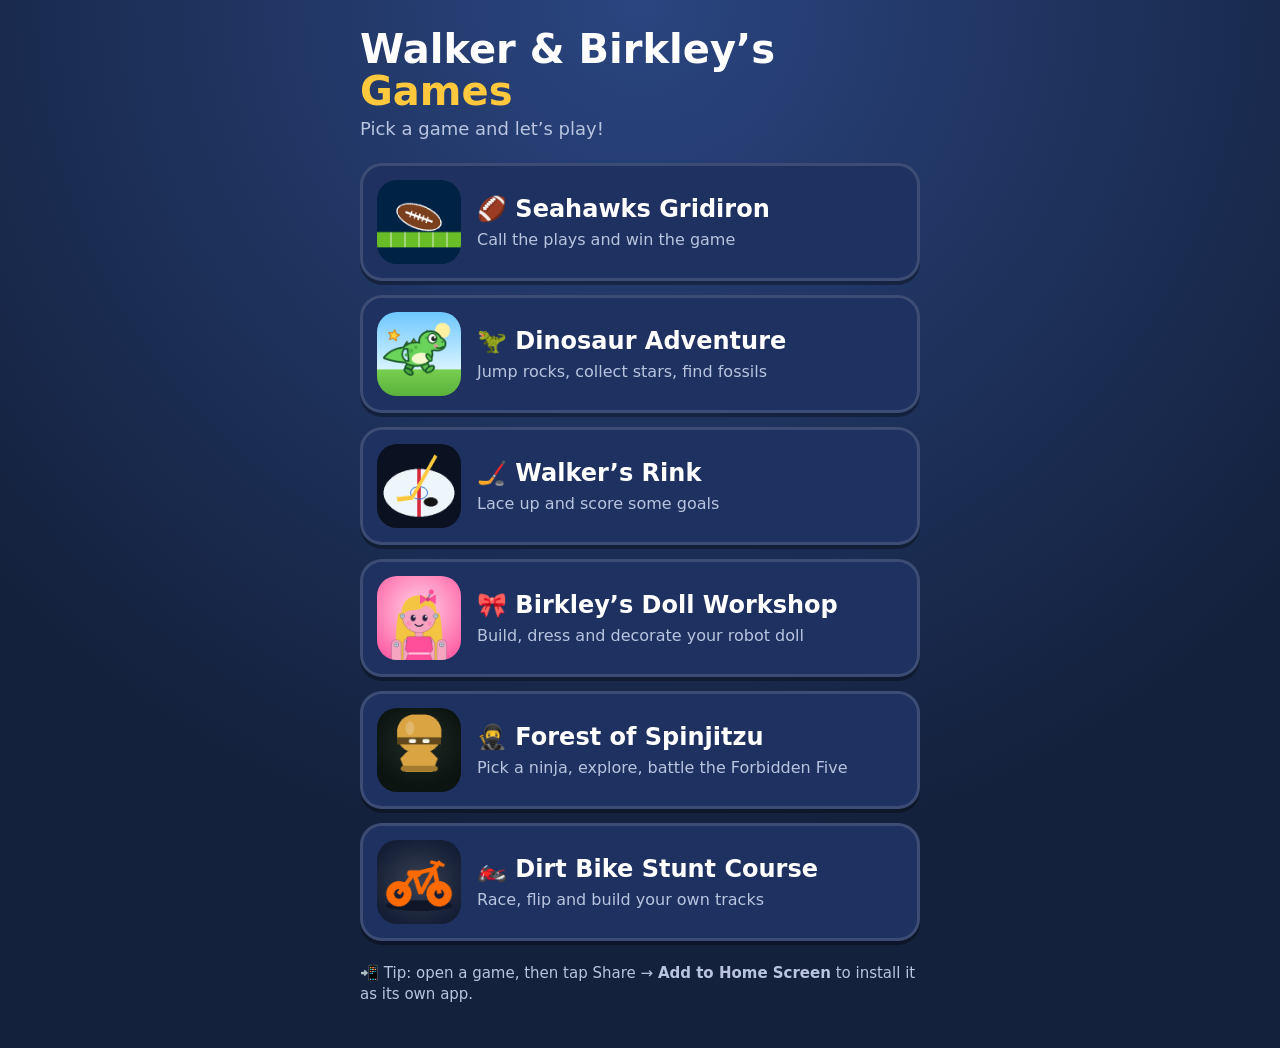
<file: index.html>
<!doctype html>
<html lang="en">
<head>
<meta charset="utf-8">
<meta name="viewport" content="width=device-width, initial-scale=1, viewport-fit=cover">
<title>Walker &amp; Birkley's Games</title>
<meta name="theme-color" content="#14213d">
<link rel="icon" href="seahawks/icon-192.png">
<style>
:root{--bg:#14213d;--card:#1f3160;--ink:#fff;--mut:#b8c4e0;--hi:#ffc83d}
*{box-sizing:border-box}
body{margin:0;min-height:100vh;background:radial-gradient(circle at 50% 0,#2a4580,var(--bg) 70%);color:var(--ink);font:18px/1.4 ui-rounded,"Arial Rounded MT Bold","Trebuchet MS",system-ui,sans-serif;padding:env(safe-area-inset-top,0) 16px env(safe-area-inset-bottom,0)}
.w{max-width:560px;margin:0 auto;padding:28px 0}
h1{margin:0 0 4px;font-size:40px;line-height:1.05}h1 span{color:var(--hi)}
.sub{color:var(--mut);margin:0 0 22px}
a.game{display:flex;align-items:center;gap:16px;background:var(--card);border:3px solid #ffffff22;border-radius:22px;padding:14px;margin-bottom:14px;color:inherit;text-decoration:none;box-shadow:0 4px 0 #0005}
a.game:active{transform:translateY(2px);box-shadow:0 2px 0 #0005}
a.game:focus-visible{outline:4px solid var(--hi);outline-offset:3px}
a.game img{width:84px;height:84px;border-radius:20px;flex:none}
a.game b{display:block;font-size:24px}a.game small{color:var(--mut);font-size:16px}
.tip{color:var(--mut);font-size:15px;margin-top:22px}
</style>
</head>
<body><div class="w">
<h1>Walker &amp; Birkley’s <span>Games</span></h1>
<p class="sub">Pick a game and let’s play!</p>
<a class="game" href="seahawks/"><img src="seahawks/icon-192.png" alt=""><div><b>🏈 Seahawks Gridiron</b><small>Call the plays and win the game</small></div></a>
<a class="game" href="dinosaur/"><img src="dinosaur/icons/icon-192.png" alt=""><div><b>🦖 Dinosaur Adventure</b><small>Jump rocks, collect stars, find fossils</small></div></a>
<a class="game" href="hockey/"><img src="hockey/icon-192.png" alt=""><div><b>🏒 Walker’s Rink</b><small>Lace up and score some goals</small></div></a>
<a class="game" href="dolls/"><img src="dolls/icon-192.png" alt=""><div><b>🎀 Birkley’s Doll Workshop</b><small>Build, dress and decorate your robot doll</small></div></a>
<a class="game" href="ninjago/"><img src="ninjago/icon-192.png" alt=""><div><b>🥷 Forest of Spinjitzu</b><small>Pick a ninja, explore, battle the Forbidden Five</small></div></a>
<a class="game" href="dirtbike/"><img src="dirtbike/icon-192.png" alt=""><div><b>🏍️ Dirt Bike Stunt Course</b><small>Race, flip and build your own tracks</small></div></a>
<p class="tip">📲 Tip: open a game, then tap Share → <b>Add to Home Screen</b> to install it as its own app.</p>
</div></body>
</html>
</file>
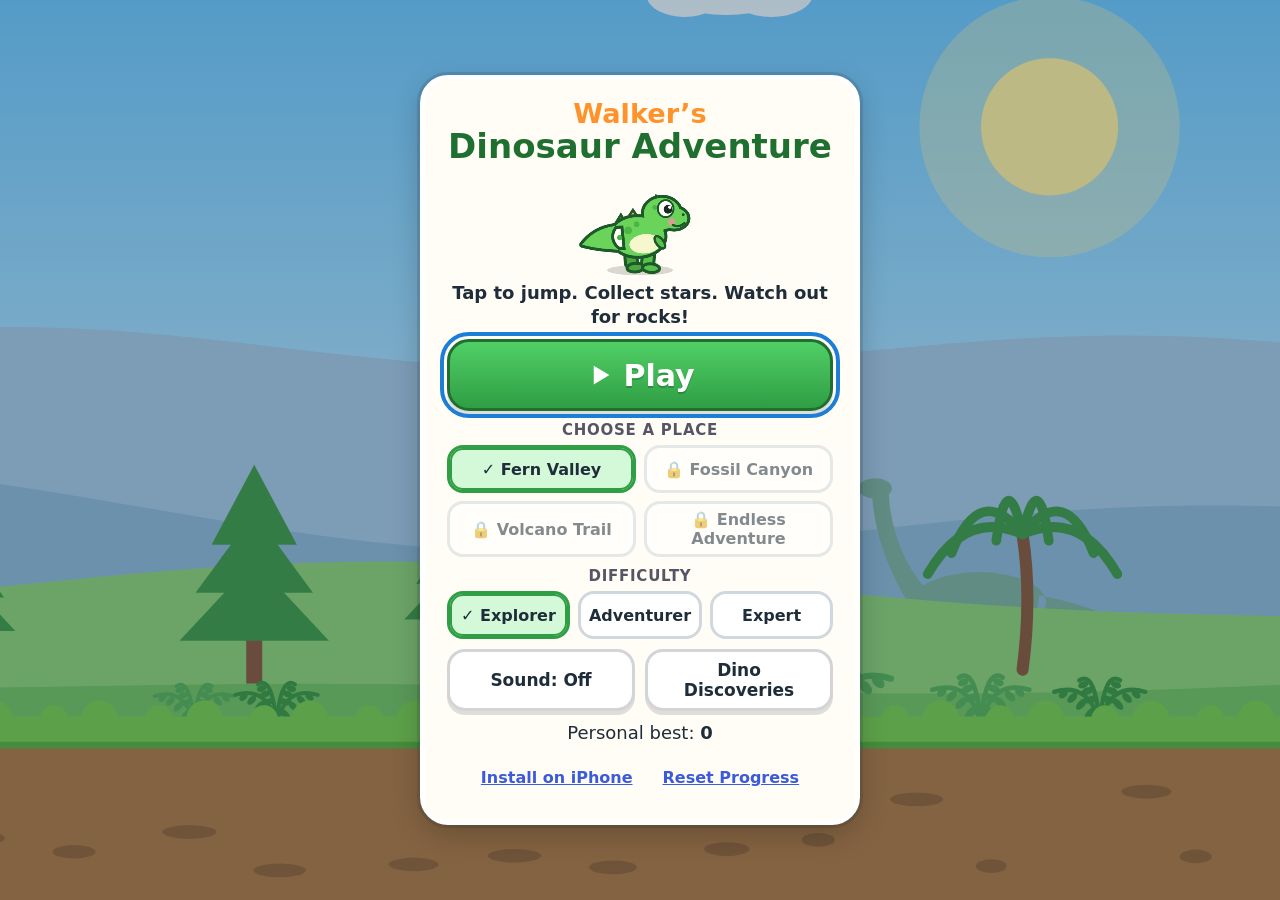
<file: dinosaur/index.html>
<!doctype html>
<html lang="en">
<head>
  <meta charset="utf-8">
  <meta name="viewport" content="width=device-width, initial-scale=1, viewport-fit=cover, user-scalable=no">
  <title>Walker's Dinosaur Adventure</title>
  <meta name="description" content="A friendly dinosaur running game for Walker.">
  <meta name="theme-color" content="#3fa34d">
  <meta name="apple-mobile-web-app-capable" content="yes">
  <meta name="mobile-web-app-capable" content="yes">
  <meta name="apple-mobile-web-app-status-bar-style" content="black-translucent">
  <meta name="apple-mobile-web-app-title" content="Dino Adventure">
  <link rel="manifest" href="manifest.webmanifest">
  <link rel="icon" type="image/png" sizes="192x192" href="icons/icon-192.png">
  <link rel="apple-touch-icon" href="icons/apple-touch-icon.png">
  <link rel="stylesheet" href="css/style.css">
</head>
<body>
  <div id="app">
    <canvas id="game" aria-label="Game area. Tap anywhere to jump."></canvas>

    <!-- Gameplay HUD -->
    <div id="hud" class="hud" hidden>
      <div class="hud-top">
        <div class="hud-pill hud-score" aria-live="off">
          <svg class="ico" viewBox="0 0 24 24" aria-hidden="true"><path d="M12 2l2.9 6.6 7.1.6-5.4 4.7 1.6 7L12 17.3 5.8 21l1.6-7L2 9.2l7.1-.6z" fill="#ffd23f" stroke="#c46f00" stroke-width="1.5" stroke-linejoin="round"/></svg>
          <span id="score">0</span>
        </div>
        <div class="hud-pill hud-hearts" id="hearts" role="img" aria-label="3 hearts left"></div>
        <div class="hud-pill hud-level">
          <div id="levelName" class="level-name">Fern Valley</div>
          <div class="progress" id="progress" role="progressbar" aria-label="Level progress" aria-valuemin="0" aria-valuemax="100" aria-valuenow="0">
            <div class="progress-fill" id="progressFill"></div>
            <div class="progress-dino" id="progressDino"></div>
            <div class="progress-flag" aria-hidden="true">
              <svg viewBox="0 0 16 16"><path d="M3 1v14" stroke="#5b3517" stroke-width="2"/><path d="M4 2h9l-2.5 3 2.5 3H4z" fill="#ff6b6b"/></svg>
            </div>
          </div>
          <div id="distance" class="distance" hidden></div>
        </div>
        <button id="btnPause" class="icon-btn" type="button" aria-label="Pause">
          <svg viewBox="0 0 24 24" aria-hidden="true"><rect x="6" y="5" width="4" height="14" rx="1.5"/><rect x="14" y="5" width="4" height="14" rx="1.5"/></svg>
        </button>
      </div>
      <div id="tutorial" class="tutorial" hidden>
        <span>Tap to jump!</span>
      </div>
      <div id="banner" class="banner" aria-live="polite"></div>
      <button id="btnJump" class="jump-btn" type="button" aria-label="Jump">
        <svg viewBox="0 0 24 24" aria-hidden="true"><path d="M12 4l7 8h-4.5v8h-5v-8H5z" fill="currentColor"/></svg>
        <span>Jump</span>
      </button>
    </div>

    <!-- Welcome -->
    <section id="screenHome" class="screen" aria-labelledby="homeTitle">
      <div class="panel home-panel">
        <h1 id="homeTitle" class="title"><span>Walker’s</span> Dinosaur Adventure</h1>
        <canvas id="homeDino" class="home-dino" width="240" height="150" aria-hidden="true"></canvas>
        <p class="instructions">Tap to jump. Collect stars. Watch out for rocks!</p>
        <button id="btnPlay" class="btn btn-big btn-primary" type="button">
          <svg viewBox="0 0 24 24" aria-hidden="true"><path d="M7 4.5v15l12.5-7.5z" fill="currentColor"/></svg>
          Play
        </button>

        <div class="choices">
        <div class="group" role="radiogroup" aria-labelledby="levelLabel">
          <div id="levelLabel" class="group-label">Choose a place</div>
          <div class="chips" id="levelChips"></div>
        </div>

        <div class="group" role="radiogroup" aria-labelledby="diffLabel">
          <div id="diffLabel" class="group-label">Difficulty</div>
          <div class="chips" id="diffChips">
            <button type="button" class="chip" role="radio" data-diff="explorer">Explorer</button>
            <button type="button" class="chip" role="radio" data-diff="adventurer">Adventurer</button>
            <button type="button" class="chip" role="radio" data-diff="expert">Expert</button>
          </div>
        </div>


        <div class="row">
          <button id="btnSoundHome" class="btn btn-small sound-toggle" type="button" aria-pressed="false">Sound: Off</button>
          <button id="btnDiscoveries" class="btn btn-small" type="button">Dino Discoveries</button>
        </div>
        <p class="best">Personal best: <strong id="bestHome">0</strong></p>
        <div class="row row-quiet">
          <button id="btnInstall" class="link-btn" type="button">Install on iPhone</button>
          <button id="btnReset" class="link-btn" type="button">Reset Progress</button>
        </div>
        </div>
      </div>
    </section>

    <!-- Pause -->
    <section id="screenPause" class="screen" hidden aria-labelledby="pauseTitle">
      <div class="panel">
        <h2 id="pauseTitle">Paused</h2>
        <button id="btnResume" class="btn btn-big btn-primary" type="button">Resume</button>
        <button id="btnRestart" class="btn" type="button">Restart Level</button>
        <button id="btnSoundPause" class="btn sound-toggle" type="button" aria-pressed="false">Sound: Off</button>
        <button id="btnHomeFromPause" class="btn" type="button">Return Home</button>
      </div>
    </section>

    <!-- Level complete -->
    <section id="screenComplete" class="screen" hidden aria-labelledby="completeTitle">
      <div class="panel celebrate">
        <div class="col">
        <h2 id="completeTitle">Great exploring, Walker!</h2>
        <p id="explorerMsg" class="explorer-msg" hidden>You’re a Dino Explorer, Walker!</p>
        <div class="stats">
          <div class="stat"><span class="stat-ico star-ico" aria-hidden="true"></span><strong id="cStars">0</strong> stars</div>
          <div class="stat"><span class="stat-ico bone-ico" aria-hidden="true"></span><strong id="cFossils">0</strong> fossils</div>
        </div>
        <p class="score-line">Score: <strong id="cScore">0</strong></p>
        </div>
        <div class="col">
        <p id="cNew" class="new-discovery" hidden></p>
        <div class="fact"><span class="fact-label">Dino fact</span><span id="cFact"></span></div>
        <button id="btnNext" class="btn btn-big btn-primary" type="button">Next Level</button>
        <button id="btnHomeFromComplete" class="btn" type="button">Home</button>
        </div>
      </div>
    </section>

    <!-- Game over -->
    <section id="screenOver" class="screen" hidden aria-labelledby="overTitle">
      <div class="panel">
        <h2 id="overTitle">Great adventure, Walker! Try again?</h2>
        <p class="score-line">Score: <strong id="oScore">0</strong></p>
        <p class="score-line">Personal best: <strong id="oBest">0</strong></p>
        <p id="oNewBest" class="new-discovery" hidden>New personal best!</p>
        <p id="oNew" class="new-discovery" hidden></p>
        <button id="btnTryAgain" class="btn btn-big btn-primary" type="button">Try Again</button>
        <button id="btnHomeFromOver" class="btn" type="button">Home</button>
      </div>
    </section>

    <!-- Dino Discoveries -->
    <section id="screenDiscoveries" class="screen" hidden aria-labelledby="discTitle">
      <div class="panel wide">
        <h2 id="discTitle">Dino Discoveries</h2>
        <p class="sub">Fossils found: <strong id="lifetimeFossils">0</strong></p>
        <ul id="discList" class="disc-list"></ul>
        <button id="btnBackFromDisc" class="btn btn-primary" type="button">Back</button>
      </div>
    </section>

    <!-- Install help -->
    <section id="screenInstall" class="screen" hidden aria-labelledby="installTitle">
      <div class="panel wide">
        <h2 id="installTitle">Install on iPhone</h2>
        <ol class="steps">
          <li>Open the published game link in <strong>Safari</strong>.</li>
          <li>Tap <strong>Share</strong> (the square with an arrow).</li>
          <li>Tap <strong>Add to Home Screen</strong>.</li>
          <li>Leave <strong>Open as Web App</strong> turned on if you see it.</li>
          <li>Tap <strong>Add</strong>.</li>
        </ol>
        <p class="note">iPhone doesn’t show an automatic install pop-up, so these steps are the way to add it.
          After the first visit, the game can be played offline. Offline play needs the game to be hosted over
          <strong>HTTPS</strong> (local testing on <code>localhost</code> also works).</p>
        <button id="btnBackFromInstall" class="btn btn-primary" type="button">Back</button>
      </div>
    </section>

    <!-- Reset confirm -->
    <section id="screenReset" class="screen" hidden aria-labelledby="resetTitle" role="alertdialog" aria-describedby="resetDesc">
      <div class="panel">
        <h2 id="resetTitle">Reset progress?</h2>
        <p id="resetDesc">This clears the personal best, fossils, discoveries and unlocked levels on this device.</p>
        <button id="btnResetNo" class="btn btn-big btn-primary" type="button">Keep my progress</button>
        <button id="btnResetYes" class="btn btn-danger" type="button">Yes, reset</button>
      </div>
    </section>

    <div id="updateBanner" class="update-banner" hidden role="status">
      <span>A new version is ready!</span>
      <button id="btnUpdate" class="btn btn-small btn-primary" type="button">Update now</button>
    </div>
    <noscript><p class="noscript">This game needs JavaScript turned on.</p></noscript>
  </div>
  <script type="module" src="js/main.js"></script>
</body>
</html>
</file>
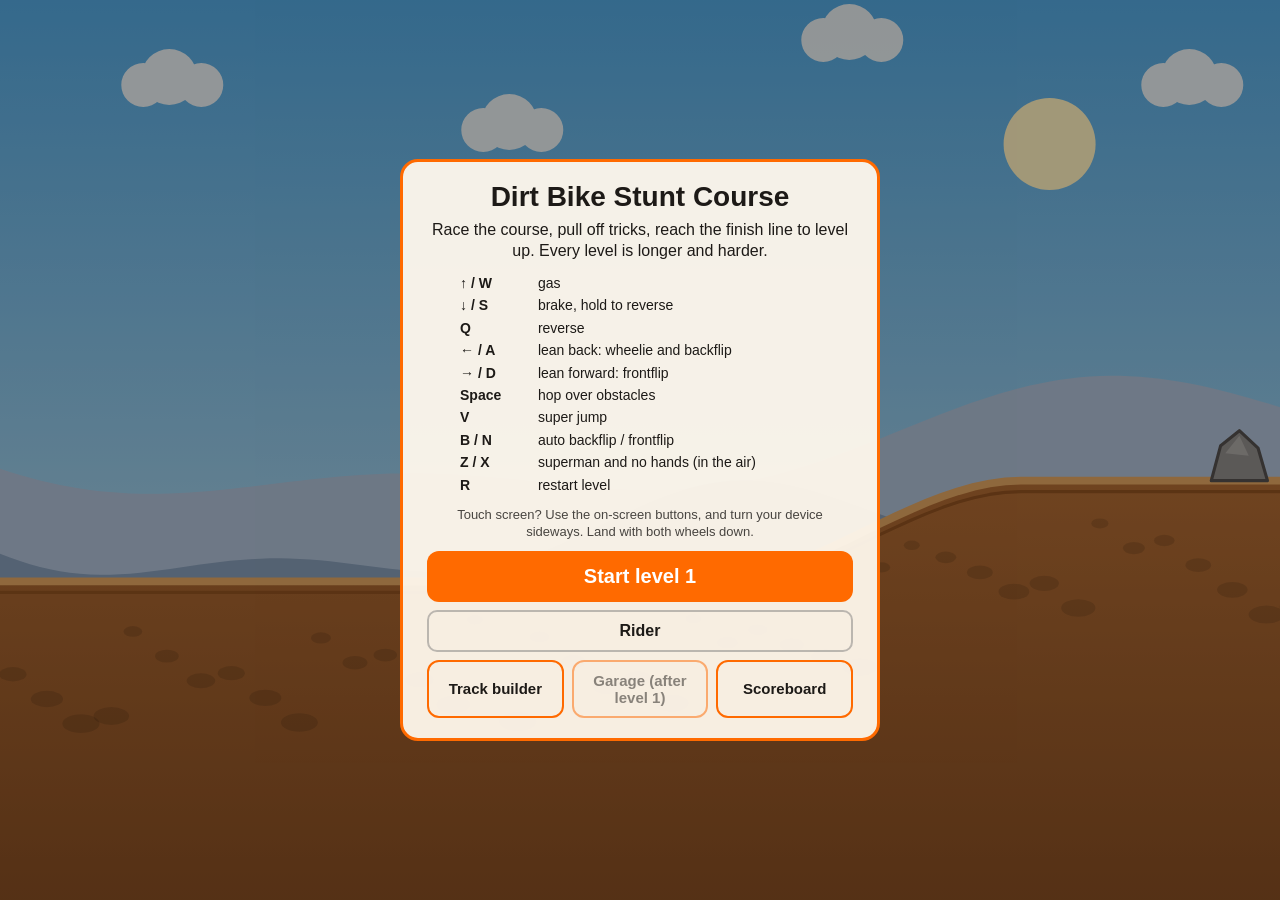
<file: dirtbike/index.html>
<!DOCTYPE html>
<html lang="en">
<head>
<meta charset="utf-8">
<meta name="viewport" content="width=device-width, initial-scale=1, viewport-fit=cover">
<title>Dirt Bike Stunt Course</title>
<style>
:root{--bg:#87ceeb;--ink:#1d1a17;--card:rgba(255,248,236,.95);--accent:#ff6a00;--accent-ink:#fff;box-sizing:border-box;padding-top:env(safe-area-inset-top,0px);padding-bottom:env(safe-area-inset-bottom,0px)}
@media (prefers-color-scheme: dark){:root:not([data-theme="light"]){--ink:#f6efe4;--card:rgba(34,28,24,.95)}}
:root[data-theme="dark"]{--ink:#f6efe4;--card:rgba(34,28,24,.95)}
html{height:100%;scroll-padding-top:env(safe-area-inset-top,0px)}
body{height:100%;margin:0;overflow:hidden;background:var(--bg);font-family:"Trebuchet MS",Arial,sans-serif;color:var(--ink);-webkit-user-select:none;user-select:none;touch-action:none}
#c{display:block;width:100%;height:100%}
.overlay{position:fixed;inset:0;display:flex;align-items:center;justify-content:center;background:rgba(20,10,0,.4);padding:12px;box-sizing:border-box;z-index:5}
.overlay[hidden]{display:none}
.card{background:var(--card);color:var(--ink);border-radius:18px;padding:20px 24px;max-width:480px;width:100%;max-height:92%;overflow:auto;box-sizing:border-box;text-align:center;border:3px solid var(--accent)}
.card h1{margin:0 0 6px;font-size:28px;line-height:1.1}
.card h2{margin:0 0 8px;font-size:26px}
.card p{margin:6px 0;line-height:1.35}
.keys{text-align:left;font-size:14px;margin:10px auto;line-height:1.6;max-width:360px}
.keys b{display:inline-block;min-width:74px}
.stats{text-align:left;margin:10px auto;max-width:300px;font-size:17px;line-height:1.7}
.stats div{display:flex;justify-content:space-between;border-bottom:1px dashed rgba(128,128,128,.4)}
.btn{display:block;width:100%;margin:10px 0 0;padding:14px;border:0;border-radius:12px;background:var(--accent);color:var(--accent-ink);font:900 20px "Trebuchet MS",Arial,sans-serif;cursor:pointer}
.btn.alt{background:transparent;color:var(--ink);border:2px solid var(--accent)}
.btn:focus-visible,#touch button:focus-visible{outline:3px solid #1e88e5;outline-offset:2px}
.btn[hidden]{display:none}
.small{font-size:13px;opacity:.8}
#touch{position:fixed;left:0;right:0;bottom:calc(10px + env(safe-area-inset-bottom,0px));display:none;justify-content:space-between;align-items:flex-end;padding:0 12px;box-sizing:border-box;z-index:3;pointer-events:none}
#touch .g{display:flex;gap:10px;pointer-events:auto;flex-wrap:wrap;max-width:48%}
#touch .g.r{justify-content:flex-end}
#touch button{width:70px;height:70px;border-radius:50%;border:3px solid rgba(255,255,255,.85);background:rgba(30,30,30,.45);color:#fff;font:900 13px "Trebuchet MS",Arial,sans-serif;touch-action:none;-webkit-user-select:none;user-select:none;-webkit-tap-highlight-color:transparent}
#touch button.big{background:rgba(255,106,0,.7);width:84px;height:84px;font-size:16px}
#touch button:active{background:rgba(255,255,255,.55);color:#000}
@media (pointer:coarse){#touch{display:flex}}
.overlay.bottom{align-items:flex-end;background:transparent}
.overlay.bottom .card{max-height:56%}
.card{touch-action:pan-y}
.card.wide{max-width:640px}
.row2{display:flex;gap:8px}
.row2 .btn{flex:1;width:auto;margin-top:8px;padding:10px;font-size:15px}
.btn:disabled{opacity:.5;cursor:not-allowed}
.grow{text-align:left;margin:6px 0}
.gl{font-weight:900;font-size:14px;margin-bottom:4px}
.gopts{display:flex;gap:6px;flex-wrap:wrap}
.opt{border:2px solid rgba(128,128,128,.5);background:transparent;color:var(--ink);border-radius:10px;padding:6px 10px;font-family:inherit;font-weight:700;font-size:13px;cursor:pointer;display:flex;flex-direction:column;align-items:center;min-width:64px}
.opt small{font-weight:400;font-size:11px;opacity:.85}
.opt.sel{border-color:var(--accent);background:var(--accent);color:var(--accent-ink)}
.opt:disabled{opacity:.45;cursor:not-allowed}
.sw{display:inline-block;width:16px;height:16px;border-radius:50%;background:var(--sw);border:2px solid #fff;margin-bottom:2px}
#pal{display:flex;flex-wrap:wrap;gap:6px;justify-content:center;margin:8px 0}
#strip{display:flex;gap:4px;overflow-x:auto;touch-action:pan-x;padding:6px 2px;border:2px solid rgba(128,128,128,.4);border-radius:10px}
.slot{flex:0 0 52px;height:58px;border-radius:8px;border:1px solid rgba(128,128,128,.5);background:rgba(160,100,40,.25);color:var(--ink);font-size:22px;cursor:pointer;position:relative}
.slot small{position:absolute;left:3px;top:1px;font-size:9px;opacity:.7}
table.bd{width:100%;border-collapse:collapse;margin:8px 0;font-size:16px}
table.bd td{padding:6px 4px;border-bottom:1px dashed rgba(128,128,128,.4);text-align:left}
table.bd td.n{text-align:right;font-weight:900}
table.bd tr.me{color:var(--accent);font-weight:900}
.nm{width:100%;box-sizing:border-box;padding:10px;border-radius:10px;border:2px solid rgba(128,128,128,.5);background:transparent;color:var(--ink);font-family:inherit;font-weight:700;font-size:16px;text-align:center;margin-top:8px}
</style>
<link rel="manifest" href="manifest.webmanifest">
<link rel="icon" href="icon-192.png">
<link rel="apple-touch-icon" href="apple-touch-icon.png">
<meta name="theme-color" content="#1a2b4a">
<meta name="mobile-web-app-capable" content="yes">
<meta name="apple-mobile-web-app-capable" content="yes">
<meta name="apple-mobile-web-app-title" content="Dirt Bike">
<meta name="apple-mobile-web-app-status-bar-style" content="black-translucent">
</head>
<body>
<canvas id="c"></canvas>

<div id="menu" class="overlay">
  <div class="card">
    <h1>Dirt Bike Stunt Course</h1>
    <p>Race the course, pull off tricks, reach the finish line to level up. Every level is longer and harder.</p>
    <div class="keys">
      <div><b>↑ / W</b> gas</div>
      <div><b>↓ / S</b> brake, hold to reverse</div>
      <div><b>Q</b> reverse</div>
      <div><b>← / A</b> lean back: wheelie and backflip</div>
      <div><b>→ / D</b> lean forward: frontflip</div>
      <div><b>Space</b> hop over obstacles</div>
      <div><b>V</b> super jump</div>
      <div><b>B / N</b> auto backflip / frontflip</div>
      <div><b>Z / X</b> superman and no hands (in the air)</div>
      <div><b>R</b> restart level</div>
    </div>
    <p class="small">Touch screen? Use the on-screen buttons, and turn your device sideways. Land with both wheels down.</p>
    <button class="btn" id="go">Start level 1</button>
    <button class="btn alt" id="cont" hidden>Continue at level 2</button>
    <input class="nm" id="nm" maxlength="14" placeholder="Rider name" aria-label="Rider name">
    <div class="row2"><button class="btn alt" id="mBuild">Track builder</button><button class="btn alt" id="mGarage">Garage</button><button class="btn alt" id="mBoard">Scoreboard</button></div>
  </div>
</div>

<div id="done" class="overlay" hidden>
  <div class="card">
    <h2 id="dTitle">Level 1 complete!</h2>
    <div class="stats">
      <div><span>Time</span><span id="dTime"></span></div>
      <div><span>Trick points</span><span id="dTricks"></span></div>
      <div><span>Wipeouts</span><span id="dCrash"></span></div>
      <div><span>Time bonus</span><span id="dBonus"></span></div>
      <div><span><b>Total score</b></span><span id="dScore"></span></div>
    </div>
    <p class="small" id="dNew"></p>
    <button class="btn" id="next">Next level</button>
    <button class="btn alt" id="again">Replay this level</button>
    <div class="row2"><button class="btn alt" id="dGarage">Garage</button><button class="btn alt" id="dBuild">Track builder</button></div>
  </div>
</div>

<div id="garage" class="overlay bottom" hidden><div class="card wide"><h2>Garage</h2><div id="gRows"></div><button class="btn" id="gDone">Done</button></div></div>

<div id="build" class="overlay" hidden><div class="card wide"><h2>Track builder</h2><p class="small">Pick a piece, then tap a spot on the track. Then ride it and dodge everything you built. Slide the track sideways to see more spots.</p><div id="pal"></div><div id="strip"></div><button class="btn" id="bRide">Ride my track</button><div class="row2"><button class="btn alt" id="bRand">Surprise me</button><button class="btn alt" id="bClear">Clear</button><button class="btn alt" id="bBack">Back</button></div></div></div>

<div id="board" class="overlay" hidden><div class="card"><h2>Scoreboard</h2><div id="bdBody"></div><p class="small">Scores are saved on this device.</p><button class="btn" id="bdBack">Back</button></div></div>

<div id="touch">
  <div class="g">
    <button data-k="down">BRAKE</button>
    <button data-k="rev">REVERSE</button>
    <button data-k="up" class="big">GAS</button>
    <button data-k="left">LEAN BACK</button>
  </div>
  <div class="g r">
    <button data-k="hop">HOP</button>
    <button data-k="super">SUPER JUMP</button>
    <button data-k="flip">BACK FLIP</button>
    <button data-k="trick">TRICK</button>
    <button data-k="right" class="big">LEAN FWD</button>
  </div>
</div>

<script>
(function(){
"use strict";
const cv=document.getElementById('c'),ctx=cv.getContext('2d');
let W=0,H=0,DPR=1;
function resize(){DPR=Math.min(2,window.devicePixelRatio||1);W=cv.clientWidth;H=cv.clientHeight;cv.width=Math.round(W*DPR);cv.height=Math.round(H*DPR);}
window.addEventListener('resize',resize);resize();

const S=10,L=30,R=16,G=0.38,MAXV=10.5,TAU=Math.PI*2;
const clamp=(v,a,b)=>Math.max(a,Math.min(b,v));
const norm=a=>{while(a>Math.PI)a-=TAU;while(a<-Math.PI)a+=TAU;return a};
const lerp=(a,b,t)=>a+(b-a)*t;
function mulberry32(a){return function(){a|=0;a=a+0x6D2B79F5|0;let t=Math.imul(a^a>>>15,1|a);t=t+Math.imul(t^t>>>7,61|t)^t;return((t^t>>>14)>>>0)/4294967296}}

/* ---------- saved progress (best effort) ---------- */
let bestLevel=1;
try{const v=parseInt(localStorage.getItem('dbStuntBest')||'1',10);if(v>0)bestLevel=v;}catch(e){}
function saveBest(){try{localStorage.setItem('dbStuntBest',String(bestLevel));}catch(e){}}
function lsGet(k,d){try{const v=localStorage.getItem(k);return v===null?d:JSON.parse(v);}catch(e){return d;}}
function lsSet(k,v){try{localStorage.setItem(k,JSON.stringify(v));}catch(e){}}
const OBS_DIM=[{w:46,h:26},{w:36,h:32},{w:36,h:42},{w:44,h:18},{w:30,h:36}];
const PARTS={
paint:{label:'Bike paint',opts:[{n:'Orange',c:'#ff6a00',u:1},{n:'Blue',c:'#1e88e5',u:2},{n:'Green',c:'#2ecc40',u:2},{n:'Pink',c:'#ff4fa3',u:3},{n:'Purple',c:'#8e44ad',u:5},{n:'Gold',c:'#e6b800',u:8}]},
jersey:{label:'Rider gear',opts:[{n:'Orange',c:'#ff6a00',u:1},{n:'Red',c:'#e53935',u:2},{n:'Teal',c:'#00acc1',u:3},{n:'Black',c:'#2b2b2b',u:5},{n:'Gold',c:'#e6b800',u:10}]},
engine:{label:'Engine',opts:[{n:'Stock',maxv:10.5,acc:0.14,u:1,d:'105 km/h'},{n:'Sport',maxv:11.5,acc:0.16,u:3,d:'115 km/h'},{n:'Pro',maxv:12.5,acc:0.18,u:6,d:'125 km/h'},{n:'Rocket',maxv:13.5,acc:0.21,u:10,d:'135 km/h'}]},
susp:{label:'Suspension',opts:[{n:'Stock',tol:1.0,u:1,d:'Landing: OK'},{n:'Soft',tol:1.15,u:2,d:'Easier'},{n:'Pro',tol:1.3,u:5,d:'Forgiving'},{n:'Air',tol:1.45,u:9,d:'Super easy'}]},
flip:{label:'Flip kit',opts:[{n:'Stock',f:0.0065,u:1,d:'Spin: normal'},{n:'Light',f:0.008,u:4,d:'Faster'},{n:'Pro',f:0.01,u:7,d:'Fastest'}]}
};
let loadout=Object.assign({paint:0,jersey:0,engine:0,susp:0,flip:0},lsGet('dbLoadout',{}));
let ST={maxv:10.5,acc:0.14,tol:1.0,flip:0.0065},PAINT='#ff6a00',JERSEY='#ff6a00',JERSEY_D='#d85a00';
function shade(hex,f){const n=parseInt(hex.slice(1),16);return 'rgb('+Math.round((n>>16)*f)+','+Math.round(((n>>8)&255)*f)+','+Math.round((n&255)*f)+')';}
function applyLoadout(){
  for(const k in PARTS){const o=PARTS[k].opts;if(!o[loadout[k]]||o[loadout[k]].u>bestLevel)loadout[k]=0;}
  const e=PARTS.engine.opts[loadout.engine],s=PARTS.susp.opts[loadout.susp],f=PARTS.flip.opts[loadout.flip];
  ST={maxv:e.maxv,acc:e.acc,tol:s.tol,flip:f.f};
  PAINT=PARTS.paint.opts[loadout.paint].c;JERSEY=PARTS.jersey.opts[loadout.jersey].c;JERSEY_D=shade(JERSEY,0.8);
  lsSet('dbLoadout',loadout);
}
applyLoadout();
let playerName=lsGet('dbName','Rider'),board=lsGet('dbBoard',{}),track=lsGet('dbTrack',[]);
let isCustom=false;

/* ---------- level generation ---------- */
function buildLevel(n){
  const rnd=mulberry32(n*7919+13);
  const ys=[],obs=[],stars=[],boosts=[],cps=[],mud=[],bounce=[];
  let base=390;
  const diff=Math.min(n,12);
  const push=y=>ys.push(y);
  const flat=k=>{for(let i=0;i<k;i++)push(base)};
  const target=Math.floor((2600+n*500)/S);
  flat(45);
  function ramp(){
    const rl=7+Math.floor(rnd()*5);
    const h=Math.min(135,45+diff*7+rnd()*20);
    for(let i=1;i<=rl;i++)push(base-h*Math.pow(i/rl,1.4));
    const top=base-h;
    const lipX=(ys.length-1)*S;
    let drop=(diff<2||rnd()<0.5)?0:20+rnd()*30;
    drop=Math.min(drop,470-base);
    for(let i=1;i<=3;i++)push(top+(base+drop-top)*(i/3));
    base+=drop;
    for(let i=0;i<3;i++)stars.push({x:lipX+90+i*75,y:top-55-45*Math.sin(i/2*Math.PI),got:false});
    flat(14);
  }
  while(ys.length<target){
    const r=rnd(),pJ=0.36+diff*0.03;
    if(r<pJ){
      ramp();
      if(rnd()<0.12+diff*0.03){flat(9);ramp();}
    }else if(r<pJ+0.14){
      const k=20+Math.floor(rnd()*20),amp=12+diff*3+rnd()*15;
      for(let i=1;i<=k;i++)push(base-amp*(1-Math.cos(TAU*i/k))/2);
      flat(5);
    }else if(r<pJ+0.22&&base>335){
      const dy=Math.min(base-300,30+rnd()*60),k=20;
      const b0=base;
      for(let i=1;i<=k;i++){const t=i/k,s=t*t*(3-2*t);push(b0-dy*s);}
      base=b0-dy;flat(6);
    }else{
      const k=18+Math.floor(rnd()*14),sx=ys.length*S;
      flat(k);
      if(ys.length>70){
        const p=Math.min(0.9,0.3+diff*0.08);
        if(rnd()<p){
          let cnt=1+(rnd()<0.35+diff*0.04?1:0)+(diff>5&&rnd()<0.3?1:0);
          const maxN=Math.floor((k*S-150)/110);
          cnt=Math.min(cnt,Math.max(1,maxN));
          for(let i=0;i<cnt;i++){
            const pool=[0,1,2];if(n>=3)pool.push(3);if(n>=4)pool.push(4);if(n>=6){pool.push(3);pool.push(4);}
            const t=pool[Math.floor(rnd()*pool.length)];
            const d=OBS_DIM[t];
            obs.push({x:sx+70+i*110,y:base,w:d.w,h:d.h,t});
          }
        }else if(rnd()<0.4){
          const z=rnd();
          if(n>=2&&z<0.4)mud.push({x:sx+k*S/2,y:base,w:110});
          else if(n>=3&&z<0.65)bounce.push({x:sx+k*S/2,y:base,w:50});
          else boosts.push({x:sx+k*S/2,y:base,w:90});
        }
      }
    }
  }
  flat(10);
  const finishX=ys.length*S+20;
  flat(90);
  for(let x=1000;x<finishX-300;x+=1000)cps.push(x);
  return{ys,obs,stars,boosts,cps,finishX,mud,bounce};
}
let lv=buildLevel(1);
function gY(x){const f=clamp(x/S,0,lv.ys.length-1.001);const i=f|0,t=f-i;return lv.ys[i]*(1-t)+lv.ys[i+1]*t}
function groundA(x){return Math.atan2(gY(x+L)-gY(x-L),2*L)}

/* ---------- game state ---------- */
let state='menu',level=1,score=0,crashes=0,lvCrashes=0,lvTricks=0,levelTime=0;
let bike=null,wreck=null,rider=null,crashT=0,finT=0,lastCP=200;
const cam={x:0,y:0};
let banner={t:0,txt:'',sub:''};
const floaters=[],dust=[];
const keys={up:false,down:false,rev:false,left:false,right:false,t1:false,t2:false};
let hopReq=false,superReq=false,flipReq=0,frame=0;

function say(txt,sub,t){banner={t:t||110,txt:txt,sub:sub||''};}
function place(b){
  const a0=Math.atan2(gY(b.x+L)-gY(b.x-L),2*L),c=Math.cos(a0);
  const gR=gY(b.x-L*c),gF=gY(b.x+L*c);
  b.a=Math.atan2(gF-gR,2*L*c);
  b.y=(gR+gF)/2-R;
}
function spawn(x){
  bike={x:x,y:0,a:0,off:0,vx:0,vy:0,speed:4,air:false,angVel:0,rot:0,pose:0,kind:1,trickT:0,airT:0,wheelRot:0};
  place(bike);
}
function startLevel(n){
  isCustom=false;level=n;lv=buildLevel(n);
  levelTime=0;lvCrashes=0;lvTricks=0;lastCP=200;
  floaters.length=0;dust.length=0;wreck=null;rider=null;
  spawn(200);
  cam.x=bike.x-200;cam.y=bike.y-300;
  state='play';
  show(null);
  say('LEVEL '+n,'Reach the finish line!',120);
}

/* ---------- physics ---------- */
function takeoff(b,nx,sl,hop){
  b.vx=b.speed*Math.cos(sl);
  b.vy=b.speed*Math.sin(sl)-(hop||0);
  b.x=nx;place(b);
  b.a+=b.off;b.off=0;
  b.air=true;b.angVel=0;b.rot=0;b.airT=0;b.trickT=0;b.flipLeft=0;
}
function hitObstacle(b){
  const cs=[[b.x+L*Math.cos(b.a),b.y+L*Math.sin(b.a)]];
  for(const o of lv.obs){
    if(Math.abs(o.x-b.x)>100)continue;
    const rx=o.x-o.w*0.42,ry=o.y-o.h,rw=o.w*0.84,rh=o.h;
    for(const c of cs){
      const px=clamp(c[0],rx,rx+rw),py=clamp(c[1],ry,ry+rh);
      const dx=c[0]-px,dy=c[1]-py;
      if(dx*dx+dy*dy<(R-2)*(R-2))return true;
    }
  }
  return false;
}
function land(b){
  const a0=groundA(b.x),diff=norm(b.a-a0);
  if(Math.abs(diff)>ST.tol){crash();return;}
  const k=Math.round(b.rot/TAU),fl=Math.abs(k);
  let pts=0;const msgs=[];
  if(fl>0){pts+=fl*1000;msgs.push((k<0?'BACKFLIP':'FRONTFLIP')+(fl>1?' x'+fl:''));}
  if(b.trickT>25){pts+=Math.floor(b.trickT*5);msgs.push(b.kind===1?'SUPERMAN':'NO HANDS');}
  if(b.airT>80){pts+=300;msgs.push('BIG AIR');}
  if(pts>0){score+=pts;lvTricks+=pts;say(msgs.join(' + '),'+'+pts,100);}
  b.speed=clamp((b.vx*Math.cos(a0)+b.vy*Math.sin(a0))*0.96,2,ST.maxv);
  b.air=false;b.off=diff;place(b);b.pose=0;
}
function crash(){
  if(state!=='play')return;
  state='crash';crashes++;lvCrashes++;crashT=0;
  const b=bike,ra=b.a+b.off;
  const vx=b.air?b.vx:b.speed*Math.cos(ra)*0.8,vy=b.air?b.vy:-3;
  wreck={x:b.x,y:b.y,vx:vx,vy:vy,a:ra,vr:b.air?(b.angVel||0.1):0.1};
  rider={x:b.x+8,y:b.y-45,vx:vx*1.1+1,vy:vy-5,a:0,vr:0.22};
  say('WIPEOUT!','Back on the bike!',100);
}
function updateBike(k){
  const b=bike;
  if(!b.air){
    if(hopReq){
      hopReq=false;
      const sl0=Math.atan2(gY(b.x+6)-gY(b.x-6),12);
      takeoff(b,b.x+b.speed*Math.cos(sl0),sl0,6.5);
    }else if(superReq||flipReq){
      const sl1=Math.atan2(gY(b.x+6)-gY(b.x-6),12);
      takeoff(b,b.x+b.speed*Math.cos(sl1),sl1,superReq?15:10);
      if(flipReq){b.flipLeft=TAU;b.flipDir=flipReq;}
      superReq=false;flipReq=0;
    }
  }
  if(!b.air){
    const sl=Math.atan2(gY(b.x+6)-gY(b.x-6),12);
    let onPad=false;
    for(const p of lv.boosts)if(Math.abs(b.x-p.x)<p.w/2){onPad=true;break;}
    if(k.up)b.speed+=ST.acc;
    if(k.down)b.speed-=0.32;
    if(k.rev)b.speed=-1.8;
    b.speed+=Math.sin(sl)*0.22;
    b.speed*=0.997;
    if(onPad)b.speed+=0.25;
    let inMud=false;for(const m of lv.mud)if(Math.abs(b.x-m.x)<m.w/2){inMud=true;break;}
    if(inMud)b.speed*=0.93;
    b.speed=clamp(b.speed,(k.down||k.rev)?-1.8:0,onPad?ST.maxv+2.5:ST.maxv);
    b.wheelRot+=b.speed/R;
    b.off+=((k.left?-0.5:0)-b.off)*0.12;
    if(sl<-1.2){crash();return;}
    const nx=b.x+b.speed*Math.cos(sl);
    const sl2=Math.atan2(gY(nx+6)-gY(nx-6),12);
    let bz=false;for(const z of lv.bounce)if(Math.abs(b.x-z.x)<z.w/2){bz=true;break;}
    if(bz){takeoff(b,nx,sl,11);}
    else if(((sl2-sl>0.22)&&b.speed>3.5)||sl2>1.0){takeoff(b,nx,sl,0);}
    else{b.x=nx;place(b);}
    if(b.speed>2.5&&frame%3===0&&dust.length<120){
      dust.push({x:b.x-L*Math.cos(b.a),y:b.y-L*Math.sin(b.a)+R,vx:-b.speed*0.25,vy:-Math.random()*1.2,life:26});
    }
  }else{
    if(flipReq){if(!b.flipLeft){b.flipLeft=TAU;b.flipDir=flipReq;}flipReq=0;}
    if(b.flipLeft>0){const fd=Math.min(0.14,b.flipLeft);b.a+=fd*b.flipDir;b.rot+=fd*b.flipDir;b.flipLeft-=fd;}
    if(k.left)b.angVel-=ST.flip;
    if(k.right)b.angVel+=ST.flip;
    b.angVel=clamp(b.angVel,-0.085,0.085)*0.992;
    b.a+=b.angVel;b.rot+=b.angVel;
    b.vy+=G;b.x+=b.vx;b.y+=b.vy;
    b.airT++;
    b.wheelRot+=0.3;
    const want=(k.t1||k.t2)?1:0;
    if(k.t1)b.kind=1;else if(k.t2)b.kind=2;
    b.pose+=(want-b.pose)*0.2;
    if(want)b.trickT++;
    const rx=b.x-L*Math.cos(b.a),ry=b.y-L*Math.sin(b.a);
    const fx=b.x+L*Math.cos(b.a),fy=b.y+L*Math.sin(b.a);
    if(ry+R>=gY(rx)||fy+R>=gY(fx)){land(b);if(state!=='play'&&state!=='finish')return;}
    else if(b.y>1000){crash();return;}
  }
  hopReq=false;superReq=false;flipReq=0;
  if(state==='play'){
    if(hitObstacle(b)){crash();return;}
    for(const s of lv.stars){
      if(!s.got&&Math.abs(s.x-b.x)<40&&Math.abs(s.y-(b.y-20))<40){
        s.got=true;score+=100;lvTricks+=100;
        floaters.push({x:s.x,y:s.y,txt:'+100',t:50});
      }
    }
    if(lastCP<lv.cps[lv.cps.length-1]||lv.cps.length){
      for(const c of lv.cps){
        if(c>lastCP&&b.x>c){lastCP=c;floaters.push({x:c,y:gY(c)-120,txt:'Checkpoint!',t:70});}
      }
    }
    if(b.x>=lv.finishX){
      state='finish';finT=0;
    }
  }
}
function updateCrash(){
  crashT++;
  for(const p of [wreck,rider]){
    p.vy+=G;p.x+=p.vx;p.y+=p.vy;p.a+=p.vr;
    const rad=p===wreck?R:10;
    const g=gY(p.x);
    if(p.y+rad>g){p.y=g-rad;p.vy*=-0.35;p.vx*=0.82;p.vr*=0.7;}
  }
  if(crashT>100){
    spawn(lastCP);
    state='play';
  }
}
function finishRun(){
  const secs=levelTime/60;
  const bonus=Math.max(0,Math.round((100-secs)*20))+500;
  score+=bonus;
  const prev=bestLevel;
  if(!isCustom){bestLevel=Math.max(bestLevel,level+1);saveBest();}
  const fresh=[];
  for(const key in PARTS)PARTS[key].opts.forEach(o=>{if(o.u>prev&&o.u<=bestLevel)fresh.push(o.n+' '+PARTS[key].label.toLowerCase());});
  document.getElementById('dNew').textContent=fresh.length?'New in the garage: '+fresh.join(', '):'';
  document.getElementById('dGarage').hidden=bestLevel<2;
  recordScore();
  document.getElementById('dTitle').textContent=isCustom?'Track cleared!':'Level '+level+' complete!';
  document.getElementById('dTime').textContent=secs.toFixed(1)+' s';
  document.getElementById('dTricks').textContent=String(lvTricks);
  document.getElementById('dCrash').textContent=String(lvCrashes);
  document.getElementById('dBonus').textContent='+'+bonus;
  document.getElementById('dScore').textContent=String(score);
  document.getElementById('next').textContent=isCustom?'Build again':'Go to level '+(level+1);
  document.getElementById('done').hidden=false;
  state='done';
}
function step(){
  frame++;
  if(state==='play'){levelTime++;updateBike(keys);}
  else if(state==='finish'){
    finT++;
    updateBike({up:false,down:true,left:false,right:false,t1:false,t2:false});
    if(finT===1)say('FINISH!','Awesome ride!',120);
    if(bike.speed<0)bike.speed=0;
    if(finT>80)finishRun();
  }
  else if(state==='crash')updateCrash();
  for(let i=dust.length-1;i>=0;i--){const d=dust[i];d.x+=d.vx;d.y+=d.vy;d.life--;if(d.life<=0)dust.splice(i,1);}
  for(let i=floaters.length-1;i>=0;i--){floaters[i].t--;floaters[i].y-=0.6;if(floaters[i].t<=0)floaters.splice(i,1);}
  if(banner.t>0)banner.t--;
}

/* ---------- drawing ---------- */
const P={
  0:{hip:[14,-36],knee:[34,-30],foot:[26,-10],sh:[26,-62],head:[30,-74],h1:[44,-42],h2:[44,-42]},
  1:{hip:[2,-40],knee:[-18,-40],foot:[-40,-38],sh:[30,-48],head:[43,-52],h1:[46,-40],h2:[46,-40]},
  2:{hip:[14,-36],knee:[34,-30],foot:[26,-10],sh:[26,-62],head:[30,-74],h1:[52,-92],h2:[26,-96]}
};
function line(x1,y1,x2,y2,w,c){ctx.strokeStyle=c;ctx.lineWidth=w;ctx.lineCap='round';ctx.beginPath();ctx.moveTo(x1,y1);ctx.lineTo(x2,y2);ctx.stroke();}
function wheel(x,y,rot){
  ctx.strokeStyle='#161616';ctx.lineWidth=7;ctx.beginPath();ctx.arc(x,y,R-2,0,TAU);ctx.stroke();
  ctx.strokeStyle='#bfc4c9';ctx.lineWidth=2;ctx.beginPath();ctx.arc(x,y,R-7,0,TAU);ctx.stroke();
  for(let i=0;i<4;i++){const a=rot+i*Math.PI/2;line(x,y,x+Math.cos(a)*(R-7),y+Math.sin(a)*(R-7),1.5,'#bfc4c9');}
  ctx.fillStyle='#777';ctx.beginPath();ctx.arc(x,y,3,0,TAU);ctx.fill();
}
function drawRider(pose,kind){
  const A=P[0],B=P[kind],p=pose;
  const J=n=>[lerp(A[n][0],B[n][0],p),lerp(A[n][1],B[n][1],p)];
  const hip=J('hip'),knee=J('knee'),foot=J('foot'),sh=J('sh'),head=J('head'),h1=J('h1'),h2=J('h2');
  line(sh[0],sh[1],h2[0],h2[1],7,JERSEY_D);
  ctx.fillStyle='#222';ctx.beginPath();ctx.arc(h2[0],h2[1],4.5,0,TAU);ctx.fill();
  line(hip[0],hip[1],knee[0],knee[1],9,'#233a8a');
  line(knee[0],knee[1],foot[0],foot[1],8,'#233a8a');
  line(foot[0]-3,foot[1]+1,foot[0]+8,foot[1]+1,6,'#111');
  line(hip[0],hip[1],sh[0],sh[1],14,JERSEY);
  line(sh[0],sh[1],h1[0],h1[1],7,JERSEY);
  ctx.fillStyle='#222';ctx.beginPath();ctx.arc(h1[0],h1[1],4.5,0,TAU);ctx.fill();
  ctx.fillStyle='#1e88e5';ctx.beginPath();ctx.arc(head[0],head[1],10,0,TAU);ctx.fill();
  ctx.fillStyle='#fff';ctx.fillRect(head[0]-9,head[1]-3,14,3);
  ctx.fillStyle='#111';ctx.fillRect(head[0]+3,head[1]-1,9,6);
}
function drawBike(rx,ry,a,pose,kind,wr){
  ctx.save();ctx.translate(rx,ry);ctx.rotate(a);
  wheel(0,0,wr);wheel(2*L,0,wr);
  line(0,0,24,-8,5,'#333');
  ctx.fillStyle='#454a50';ctx.fillRect(22,-26,24,19);
  ctx.fillStyle=PAINT;ctx.fillRect(24,-34,14,10);
  line(26,-20,50,-36,5,PAINT);
  line(28,-12,-6,-26,5,'#b9bec4');
  line(2*L,0,48,-36,5,'#c9ced3');
  ctx.strokeStyle=PAINT;ctx.lineWidth=5;ctx.beginPath();ctx.arc(2*L,0,R+4,-2.7,-0.6);ctx.stroke();
  line(6,-30,36,-28,9,'#1b1b1b');
  line(-2,-27,12,-31,6,PAINT);
  ctx.fillStyle='#fff';ctx.beginPath();ctx.ellipse(54,-26,7,9,-0.3,0,TAU);ctx.fill();
  ctx.fillStyle='#d85a00';ctx.font='bold 10px Arial';ctx.textAlign='center';ctx.fillText('7',54,-22);
  line(48,-36,40,-42,4,'#222');
  drawRider(pose,kind);
  ctx.restore();
}
function drawRagdollRider(x,y,a){
  ctx.save();ctx.translate(x,y);ctx.rotate(a);ctx.translate(-14,36);
  drawRider(0,1);
  ctx.restore();
}
function star(x,y,r,t){
  ctx.save();ctx.translate(x,y+Math.sin(t)*4);
  ctx.fillStyle='#ffd400';ctx.strokeStyle='#b8860b';ctx.lineWidth=2;ctx.beginPath();
  for(let i=0;i<10;i++){const rr=i%2?r*0.45:r,a=-Math.PI/2+i*Math.PI/5;ctx.lineTo(Math.cos(a)*rr,Math.sin(a)*rr);}
  ctx.closePath();ctx.fill();ctx.stroke();ctx.restore();
}
function drawObstacle(o){
  const x=o.x,y=o.y;
  if(o.t===0){
    ctx.fillStyle='#7a4a22';ctx.fillRect(x-o.w/2,y-o.h,o.w,o.h);
    ctx.strokeStyle='#4b2c12';ctx.lineWidth=2;ctx.strokeRect(x-o.w/2,y-o.h,o.w,o.h);
    ctx.fillStyle='#c18a52';ctx.beginPath();ctx.ellipse(x-o.w/2,y-o.h/2,6,o.h/2,0,0,TAU);ctx.fill();ctx.stroke();
    ctx.beginPath();ctx.ellipse(x-o.w/2,y-o.h/2,2.5,o.h/4,0,0,TAU);ctx.stroke();
  }else if(o.t===1){
    ctx.fillStyle='#8a8d91';ctx.strokeStyle='#4a4d52';ctx.lineWidth=2;ctx.beginPath();
    ctx.moveTo(x-o.w/2,y);ctx.lineTo(x-o.w/3,y-o.h*0.7);ctx.lineTo(x,y-o.h);ctx.lineTo(x+o.w/3,y-o.h*0.65);ctx.lineTo(x+o.w/2,y);ctx.closePath();ctx.fill();ctx.stroke();
    ctx.fillStyle='rgba(255,255,255,.25)';ctx.beginPath();ctx.moveTo(x-o.w/4,y-o.h*0.55);ctx.lineTo(x,y-o.h*0.9);ctx.lineTo(x+o.w/6,y-o.h*0.5);ctx.closePath();ctx.fill();
  }else if(o.t===3){
    ctx.fillStyle='#9aa3ad';ctx.strokeStyle='#4a4f55';ctx.lineWidth=2;
    const sn=4,sw=o.w/sn;
    for(let i=0;i<sn;i++){ctx.beginPath();ctx.moveTo(x-o.w/2+i*sw,y);ctx.lineTo(x-o.w/2+i*sw+sw/2,y-o.h);ctx.lineTo(x-o.w/2+(i+1)*sw,y);ctx.closePath();ctx.fill();ctx.stroke();}
    ctx.fillStyle='#c0392b';ctx.fillRect(x-o.w/2,y-3,o.w,3);
  }else if(o.t===4){
    ctx.fillStyle='#c0392b';ctx.fillRect(x-o.w/2,y-o.h,o.w,o.h);
    ctx.fillStyle='#8e1f14';ctx.fillRect(x-o.w/2,y-o.h*0.75,o.w,4);ctx.fillRect(x-o.w/2,y-o.h*0.25,o.w,4);
    ctx.strokeStyle='#222';ctx.lineWidth=2;ctx.strokeRect(x-o.w/2,y-o.h,o.w,o.h);
    ctx.fillStyle='#fff';ctx.font='bold 11px Arial';ctx.textAlign='center';ctx.fillText('TNT',x,y-o.h*0.42);
  }else{
    for(let i=0;i<2;i++){
      const ty=y-o.h/2*(i+1)+ (i?0:0);
      ctx.fillStyle='#1a1a1a';ctx.fillRect(x-o.w/2,y-o.h/2*(i+1),o.w,o.h/2-1);
      ctx.fillStyle='#fff';ctx.fillRect(x-o.w/2,y-o.h/2*(i+1)+o.h/4-2,o.w,3);
    }
  }
}
function drawFinish(){
  const x=lv.finishX,g=gY(x);
  line(x-70,g,x-70,g-140,6,'#555');line(x+70,g,x+70,g-140,6,'#555');
  const bw=140,bh=34,sq=14;
  for(let r=0;r<3;r++)for(let c=0;c<10;c++){
    ctx.fillStyle=(r+c)%2?'#fff':'#111';
    ctx.fillRect(x-70+c*sq,g-140+r*(bh/3),sq,bh/3);
  }
  ctx.font='bold 22px Arial';ctx.textAlign='center';ctx.fillStyle='#fff';ctx.strokeStyle='#000';ctx.lineWidth=4;
  ctx.strokeText('FINISH',x,g-100);ctx.fillText('FINISH',x,g-100);
  ctx.fillStyle='rgba(255,255,255,.35)';
  for(let i=0;i<8;i++)ctx.fillRect(x-30+((i%2)*30),g-i*4-2,30,4);
}
function drawFlag(x){
  const g=gY(x);
  line(x,g,x,g-70,4,'#eee');
  ctx.fillStyle=lastCP>=x?'#2ecc40':'#f1c40f';
  ctx.beginPath();ctx.moveTo(x,g-70);ctx.lineTo(x+34,g-60);ctx.lineTo(x,g-50);ctx.closePath();ctx.fill();
}
function mount(par,col,amp,baseY,freq){
  ctx.fillStyle=col;ctx.beginPath();ctx.moveTo(0,H);
  for(let x=0;x<=W+10;x+=10){
    const wx=x+cam.x*par*sc;
    ctx.lineTo(x,baseY+Math.sin(wx*freq)*amp+Math.sin(wx*freq*2.3+1)*amp*0.5);
  }
  ctx.lineTo(W+10,H);ctx.fill();
}
let sc=1;
function render(){
  if(state==='garage'){renderGarage();return;}
  const b=state==='crash'&&wreck?wreck:bike;
  sc=Math.max(0.4,Math.min(H/540,W/820));
  if(b){
    const tx=b.x-(W/sc)*0.3+(bike&&state!=='crash'?bike.speed*8:0);
    const ty=b.y-(H/sc)*0.62;
    cam.x+=(tx-cam.x)*0.12;cam.y+=(ty-cam.y)*0.08;
  }
  ctx.setTransform(DPR,0,0,DPR,0,0);
  const sky=ctx.createLinearGradient(0,0,0,H);sky.addColorStop(0,'#4aa8e8');sky.addColorStop(1,'#cfeaf7');
  ctx.fillStyle=sky;ctx.fillRect(0,0,W,H);
  ctx.fillStyle='#fff6c8';ctx.beginPath();ctx.arc(W*0.82,H*0.16,Math.min(46,W*0.07),0,TAU);ctx.fill();
  ctx.fillStyle='rgba(255,255,255,.85)';
  for(let i=0;i<6;i++){
    let cx=((i*340-cam.x*0.15*sc)%(W+400)+(W+400))%(W+400)-200;
    const cy=40+(i%3)*45;
    ctx.beginPath();ctx.arc(cx,cy,22,0,TAU);ctx.arc(cx+26,cy-8,28,0,TAU);ctx.arc(cx+58,cy,22,0,TAU);ctx.fill();
  }
  const yo=-cam.y*sc*0.06;
  mount(0.08,'#a9c1de',50,H*0.5+yo,0.004);
  mount(0.18,'#7f9dbf',40,H*0.6+yo,0.006);

  ctx.save();
  ctx.scale(sc,sc);
  ctx.translate(-cam.x,-cam.y);
  const vw=W/sc,vh=H/sc;
  const i0=Math.floor(cam.x/S)-1,i1=Math.ceil((cam.x+vw)/S)+1;
  const bottom=cam.y+vh+200;
  const gr=ctx.createLinearGradient(0,250,0,800);gr.addColorStop(0,'#b8723a');gr.addColorStop(1,'#5e3216');
  ctx.fillStyle=gr;ctx.beginPath();ctx.moveTo(i0*S,bottom);
  for(let i=i0;i<=i1;i++)ctx.lineTo(i*S,gY(i*S));
  ctx.lineTo(i1*S,bottom);ctx.closePath();ctx.fill();
  ctx.fillStyle='rgba(0,0,0,.13)';
  for(let i=i0;i<=i1;i+=2){
    const h=(i*2654435761>>>0)%1000/1000;
    ctx.beginPath();ctx.ellipse(i*S+h*8,gY(i*S)+22+h*70,5+h*7,3+h*3,0,0,TAU);ctx.fill();
  }
  ctx.strokeStyle='#e0a766';ctx.lineWidth=5;ctx.lineJoin='round';ctx.beginPath();
  for(let i=i0;i<=i1;i++){const x=i*S;if(i===i0)ctx.moveTo(x,gY(x));else ctx.lineTo(x,gY(x));}
  ctx.stroke();
  ctx.strokeStyle='#8a4f22';ctx.lineWidth=2;ctx.beginPath();
  for(let i=i0;i<=i1;i++){const x=i*S;if(i===i0)ctx.moveTo(x,gY(x)+7);else ctx.lineTo(x,gY(x)+7);}
  ctx.stroke();

  for(const p of lv.boosts){
    const g=p.y;ctx.fillStyle='#ffb300';ctx.fillRect(p.x-p.w/2,g-5,p.w,5);
    ctx.fillStyle='#d32f2f';
    for(let i=0;i<4;i++){const cx=p.x-p.w/2+14+i*20;ctx.beginPath();ctx.moveTo(cx,g-5);ctx.lineTo(cx+10,g-5);ctx.lineTo(cx+16,g-2);ctx.lineTo(cx+6,g-2);ctx.closePath();ctx.fill();}
  }
  for(const m of lv.mud){if(m.x>cam.x-100&&m.x<cam.x+vw+100){ctx.fillStyle='#3e2410';ctx.beginPath();ctx.ellipse(m.x,m.y+1,m.w/2,7,0,0,TAU);ctx.fill();ctx.fillStyle='#5a3718';for(let i=0;i<5;i++){ctx.beginPath();ctx.arc(m.x-m.w/2+14+i*(m.w-28)/4,m.y-1,2.5+((i*7)%3),0,TAU);ctx.fill();}}}
  for(const z of lv.bounce){if(z.x>cam.x-100&&z.x<cam.x+vw+100){ctx.fillStyle='#1b5e20';ctx.fillRect(z.x-z.w/2,z.y-6,z.w,6);ctx.fillStyle='#43d36a';ctx.fillRect(z.x-z.w/2+4,z.y-14,z.w-8,8);ctx.strokeStyle='#fff';ctx.lineWidth=3;ctx.beginPath();ctx.moveTo(z.x-8,z.y-8);ctx.lineTo(z.x,z.y-12);ctx.lineTo(z.x+8,z.y-8);ctx.stroke();}}
  for(const c of lv.cps)if(c>cam.x-60&&c<cam.x+vw+60)drawFlag(c);
  if(lv.finishX>cam.x-120&&lv.finishX<cam.x+vw+120)drawFinish();
  for(const o of lv.obs)if(o.x>cam.x-80&&o.x<cam.x+vw+80)drawObstacle(o);
  const tt=frame*0.08;
  for(const s of lv.stars)if(!s.got&&s.x>cam.x-40&&s.x<cam.x+vw+40)star(s.x,s.y,14,tt+s.x);
  for(const d of dust){ctx.fillStyle='rgba(222,180,130,'+(d.life/40)+')';ctx.beginPath();ctx.arc(d.x,d.y,3+(26-d.life)*0.18,0,TAU);ctx.fill();}

  if(state==='crash'&&wreck){
    const rxp=wreck.x-L*Math.cos(wreck.a),ryp=wreck.y-L*Math.sin(wreck.a);
    drawBike2(rxp,ryp,wreck.a);
    drawRagdollRider(rider.x,rider.y,rider.a);
  }else if(bike&&state!=='menu'){
    const ba=bike.a,rxp=bike.x-L*Math.cos(ba),ryp=bike.y-L*Math.sin(ba);
    drawBike(rxp,ryp,ba+bike.off,bike.pose,bike.kind,bike.wheelRot);
  }
  ctx.font='bold 26px Arial';ctx.textAlign='center';
  for(const f of floaters){
    ctx.globalAlpha=Math.min(1,f.t/25);ctx.fillStyle='#fff';ctx.strokeStyle='#000';ctx.lineWidth=4;
    ctx.strokeText(f.txt,f.x,f.y);ctx.fillText(f.txt,f.x,f.y);
  }
  ctx.globalAlpha=1;
  ctx.restore();
  drawHUD();
}
function drawBike2(rx,ry,a){
  ctx.save();ctx.translate(rx,ry);ctx.rotate(a);
  wheel(0,0,0);wheel(2*L,0,0);
  line(0,0,24,-8,5,'#333');ctx.fillStyle='#454a50';ctx.fillRect(22,-26,24,19);
  line(2*L,0,48,-36,5,'#c9ced3');line(6,-30,36,-28,9,'#1b1b1b');line(48,-36,40,-42,4,'#222');
  ctx.restore();
}
function txt(t,x,y,size,align,fill){
  ctx.font='900 '+size+'px "Trebuchet MS",Arial,sans-serif';ctx.textAlign=align;
  ctx.lineWidth=Math.max(3,size/6);ctx.strokeStyle='rgba(0,0,0,.75)';ctx.lineJoin='round';
  ctx.strokeText(t,x,y);ctx.fillStyle=fill||'#fff';ctx.fillText(t,x,y);
}
function drawHUD(){
  if(state==='menu')return;
  txt(isCustom?'MY TRACK':'LEVEL '+level,14,32,24,'left','#ffd400');
  txt('Score '+score,14,60,18,'left');
  txt('Best level '+Math.max(bestLevel,level),W-14,32,16,'right');
  txt('Wipeouts '+crashes,W-14,54,14,'right');
  const bw=Math.min(300,W*0.4),bx=W/2-bw/2,by=14;
  ctx.fillStyle='rgba(0,0,0,.4)';ctx.fillRect(bx,by,bw,12);
  const prog=bike?clamp((bike.x-200)/(lv.finishX-200),0,1):0;
  ctx.fillStyle='#ff6a00';ctx.fillRect(bx,by,bw*prog,12);
  ctx.strokeStyle='#fff';ctx.lineWidth=2;ctx.strokeRect(bx,by,bw,12);
  if(bike){
    const sp=Math.round((state==='crash'?0:bike.speed)*10);
    txt(sp+' km/h',W/2,48,14,'center');
  }
  if(banner.t>0){
    const a=Math.min(1,banner.t/20);ctx.globalAlpha=a;
    const big=Math.round(Math.min(52,W/10));
    txt(banner.txt,W/2,H*0.26,big,'center','#fff');
    if(banner.sub)txt(banner.sub,W/2,H*0.26+big*0.8,Math.round(big*0.5),'center','#ffd400');
    ctx.globalAlpha=1;
  }
}

/* ---------- overlays: garage, track builder, scoreboard ---------- */
const OVS=['menu','done','garage','build','board'];
function show(id){OVS.forEach(o=>{document.getElementById(o).hidden=(o!==id);});if(id==='menu'||id==='done')state=id;if(id==='menu')refreshMenu();}
function esc(s){return String(s).replace(/&/g,'&amp;').replace(/</g,'&lt;').replace(/>/g,'&gt;');}
function refreshMenu(){
  contBtn.hidden=bestLevel<2;contBtn.textContent='Continue at level '+bestLevel;
  const g=document.getElementById('mGarage');g.disabled=bestLevel<2;g.textContent=bestLevel<2?'Garage (after level 1)':'Garage';
}
function restart(){if(isCustom)startCustom();else startLevel(level);}
function nextAction(){if(isCustom)openBuilder();else startLevel(level+1);}
function recordScore(){
  const nm=playerName||'Rider',cur=board[nm];
  if(!cur||score>cur.s){board[nm]={s:score,l:isCustom?'My track':'Level '+level};lsSet('dbBoard',board);}
}
function openBoard(){
  const rows=Object.keys(board).map(n=>({n:n,s:board[n].s,l:board[n].l})).sort((a,b)=>b.s-a.s).slice(0,10);
  let h='';
  if(!rows.length)h='<p>No scores yet. Finish a level to get on the board!</p>';
  else{h='<table class=\'bd\'>';rows.forEach((r,i)=>{h+='<tr'+(r.n===playerName?' class=\'me\'':'')+'><td>'+(i+1)+'.</td><td>'+esc(r.n)+'</td><td>'+esc(r.l)+'</td><td class=\'n\'>'+r.s+'</td></tr>';});h+='</table>';}
  document.getElementById('bdBody').innerHTML=h;state='board';show('board');
}
/* garage */
let garageFrom='menu';
function openGarage(from){garageFrom=from;state='garage';buildGarage();show('garage');state='garage';}
function buildGarage(){
  const box=document.getElementById('gRows');box.innerHTML='';
  for(const key in PARTS){
    const part=PARTS[key];
    const row=document.createElement('div');row.className='grow';
    const h=document.createElement('div');h.className='gl';h.textContent=part.label;row.appendChild(h);
    const wrap=document.createElement('div');wrap.className='gopts';
    part.opts.forEach((o,i)=>{
      const b=document.createElement('button');b.className='opt';
      const locked=o.u>bestLevel;
      b.disabled=locked;
      if(o.c)b.style.setProperty('--sw',o.c);
      if(i===loadout[key])b.classList.add('sel');
      b.innerHTML=(o.c?'<i class=\'sw\'></i>':'')+o.n+(locked?'<small>Level '+o.u+'</small>':(o.d?'<small>'+o.d+'</small>':''));
      b.addEventListener('click',()=>{loadout[key]=i;applyLoadout();buildGarage();});
      wrap.appendChild(b);
    });
    row.appendChild(wrap);box.appendChild(row);
  }
}
function renderGarage(){
  ctx.setTransform(DPR,0,0,DPR,0,0);
  const sky=ctx.createLinearGradient(0,0,0,H);sky.addColorStop(0,'#4aa8e8');sky.addColorStop(1,'#cfeaf7');
  ctx.fillStyle=sky;ctx.fillRect(0,0,W,H);
  const gy=H*0.4;
  ctx.fillStyle='#9b9ea3';ctx.fillRect(0,gy,W,H-gy);ctx.fillStyle='#6f7378';ctx.fillRect(0,gy,W,6);
  const s=Math.max(1,Math.min(W/230,(H*0.34)/110));
  ctx.save();ctx.translate(W/2-30*s,gy-(R+1.5)*s);ctx.scale(s,s);
  drawBike(0,0,Math.sin(frame*0.03)*0.05-0.02,Math.max(0,Math.sin(frame*0.03)),1,frame*0.2);
  ctx.restore();
  txt('Garage',W/2,36,28,'center','#fff');
}
/* track builder */
const NSLOT=30;
const TOOLS=[{k:'',n:'Erase',e:'🧽'},{k:'ramp',n:'Ramp',e:'🛝'},{k:'log',n:'Log',e:'🪵'},{k:'rock',n:'Rock',e:'🪨'},{k:'tire',n:'Tires',e:'🛞'},{k:'spike',n:'Spikes',e:'🔺'},{k:'tnt',n:'TNT',e:'🧨'},{k:'mud',n:'Mud',e:'🟫'},{k:'bounce',n:'Bounce',e:'🟢'},{k:'boost',n:'Boost',e:'⚡'}];
const TL={};TOOLS.forEach(t=>{TL[t.k]=t;});
let tool='log';
if(!Array.isArray(track)||track.length!==NSLOT)track=new Array(NSLOT).fill('');
function openBuilder(){state='build';renderPal();renderStrip();show('build');state='build';}
function renderPal(){
  const p=document.getElementById('pal');p.innerHTML='';
  TOOLS.forEach(t=>{
    const b=document.createElement('button');b.className='opt'+(tool===t.k?' sel':'');
    b.innerHTML='<span style=\'font-size:20px\'>'+t.e+'</span>'+t.n;
    b.addEventListener('click',()=>{tool=t.k;renderPal();});
    p.appendChild(b);
  });
}
function slotFace(i){return track[i]?TL[track[i]].e:'';}
function renderStrip(){
  const st=document.getElementById('strip');st.innerHTML='';
  for(let i=0;i<NSLOT;i++){
    const b=document.createElement('button');b.className='slot';
    b.innerHTML='<small>'+(i+1)+'</small>'+slotFace(i);
    b.addEventListener('click',()=>{track[i]=tool;lsSet('dbTrack',track);b.innerHTML='<small>'+(i+1)+'</small>'+slotFace(i);});
    st.appendChild(b);
  }
}
function buildCustom(slots){
  const ys=[],obs=[],stars=[],boosts=[],cps=[],mud=[],bounce=[];
  const base=390,push=y=>ys.push(y),flat=k=>{for(let i=0;i<k;i++)push(base);};
  const names={log:0,rock:1,tire:2,spike:3,tnt:4};
  flat(40);
  slots.forEach(s=>{
    const sx=ys.length*S;
    if(s==='ramp'){
      const h=75;
      for(let i=1;i<=6;i++)push(base-h*Math.pow(i/6,1.4));
      const top=base-h,lipX=(ys.length-1)*S;
      for(let i=1;i<=3;i++)push(top+(base-top)*(i/3));
      flat(5);
      for(let i=0;i<3;i++)stars.push({x:lipX+70+i*60,y:top-50-35*Math.sin(i/2*Math.PI),got:false});
      return;
    }
    flat(14);
    const cx=sx+70;
    if(names[s]!==undefined){const d=OBS_DIM[names[s]];obs.push({x:cx,y:base,w:d.w,h:d.h,t:names[s]});stars.push({x:cx,y:base-d.h-70,got:false});}
    else if(s==='mud')mud.push({x:cx,y:base,w:110});
    else if(s==='bounce')bounce.push({x:cx,y:base,w:50});
    else if(s==='boost')boosts.push({x:cx,y:base,w:90});
  });
  flat(10);
  const finishX=ys.length*S+20;
  flat(90);
  for(let x=1000;x<finishX-300;x+=1000)cps.push(x);
  return{ys,obs,stars,boosts,cps,finishX,mud,bounce};
}
function startCustom(){
  isCustom=true;lv=buildCustom(track);
  levelTime=0;lvCrashes=0;lvTricks=0;lastCP=200;
  floaters.length=0;dust.length=0;wreck=null;rider=null;
  spawn(200);cam.x=bike.x-200;cam.y=bike.y-300;
  state='play';show(null);
  say('MY TRACK','Dodge everything you built!',120);
}
document.getElementById('mBuild').addEventListener('click',openBuilder);
document.getElementById('mGarage').addEventListener('click',()=>openGarage('menu'));
document.getElementById('mBoard').addEventListener('click',openBoard);
document.getElementById('dGarage').addEventListener('click',()=>openGarage('done'));
document.getElementById('dBuild').addEventListener('click',openBuilder);
document.getElementById('gDone').addEventListener('click',()=>show(garageFrom));
document.getElementById('bRide').addEventListener('click',startCustom);
document.getElementById('bBack').addEventListener('click',()=>show('menu'));
document.getElementById('bdBack').addEventListener('click',()=>show('menu'));
document.getElementById('bClear').addEventListener('click',()=>{track.fill('');lsSet('dbTrack',track);renderStrip();});
document.getElementById('bRand').addEventListener('click',()=>{
  const pool=['log','rock','tire','spike','tnt','mud','bounce','boost','ramp'];
  for(let i=0;i<NSLOT;i++)track[i]=(i<2||Math.random()<0.4)?'':pool[Math.floor(Math.random()*pool.length)];
  lsSet('dbTrack',track);renderStrip();
});
const nmEl=document.getElementById('nm');nmEl.value=playerName;
nmEl.addEventListener('input',()=>{playerName=nmEl.value.trim()||'Rider';lsSet('dbName',playerName);});

/* ---------- input ---------- */
const keyMap={ArrowUp:'up',w:'up',W:'up',ArrowDown:'down',s:'down',S:'down',ArrowLeft:'left',a:'left',A:'left',ArrowRight:'right',d:'right',D:'right',z:'t1',Z:'t1',x:'t2',X:'t2',q:'rev',Q:'rev'};
window.addEventListener('keydown',e=>{
  if(e.target&&e.target.tagName==='INPUT')return;
  const k=keyMap[e.key];
  if(k){keys[k]=true;e.preventDefault();}
  if(e.key===' '){if(!e.repeat)hopReq=true;e.preventDefault();}
  if((e.key==='v'||e.key==='V')&&!e.repeat)superReq=true;
  if((e.key==='b'||e.key==='B')&&!e.repeat)flipReq=-1;
  if((e.key==='n'||e.key==='N')&&!e.repeat)flipReq=1;
  if(e.key==='r'||e.key==='R'){if(state==='play'||state==='crash'||state==='finish'||state==='done')restart();}
  if(e.key==='Enter'){
    if(state==='menu'){score=0;crashes=0;startLevel(1);}
    else if(state==='done')nextAction();
  }
});
window.addEventListener('keyup',e=>{const k=keyMap[e.key];if(k){keys[k]=false;e.preventDefault();}});
window.addEventListener('blur',()=>{for(const k in keys)keys[k]=false;});
let tk=2;
function press(k,v){
  if(k==='hop'){if(v)hopReq=true;return;}
  if(k==='super'){if(v)superReq=true;return;}
  if(k==='flip'){if(v)flipReq=-1;return;}
  if(k==='trick'){if(v){tk=tk===1?2:1;keys['t'+tk]=true;}else{keys.t1=false;keys.t2=false;}return;}
  keys[k]=v;
}
document.querySelectorAll('#touch button').forEach(btn=>{
  const k=btn.dataset.k;
  btn.addEventListener('pointerdown',e=>{e.preventDefault();try{btn.setPointerCapture(e.pointerId);}catch(_){ }press(k,true);});
  const off=e=>{e.preventDefault();press(k,false);};
  btn.addEventListener('pointerup',off);btn.addEventListener('pointercancel',off);btn.addEventListener('lostpointercapture',off);
  btn.addEventListener('contextmenu',e=>e.preventDefault());
});
document.getElementById('go').addEventListener('click',()=>{score=0;crashes=0;startLevel(1);});
const contBtn=document.getElementById('cont');
contBtn.addEventListener('click',()=>{score=0;crashes=0;startLevel(bestLevel);});
document.getElementById('next').addEventListener('click',nextAction);
document.getElementById('again').addEventListener('click',restart);
if(bestLevel>1){contBtn.hidden=false;contBtn.textContent='Continue at level '+bestLevel;}

/* ---------- main loop ---------- */
spawn(200);cam.x=0;cam.y=bike.y-300;refreshMenu();
let last=performance.now(),acc=0;
function loop(now){
  acc+=Math.min(100,now-last);last=now;
  while(acc>=1000/60){if(state==='play'||state==='crash'||state==='finish')step();else{frame++;}acc-=1000/60;}
  render();
  requestAnimationFrame(loop);
}
requestAnimationFrame(loop);
})();
</script>
<script>if("serviceWorker" in navigator&&window.isSecureContext)navigator.serviceWorker.register("sw.js").catch(()=>{});</script>
</body>
</html>
</file>
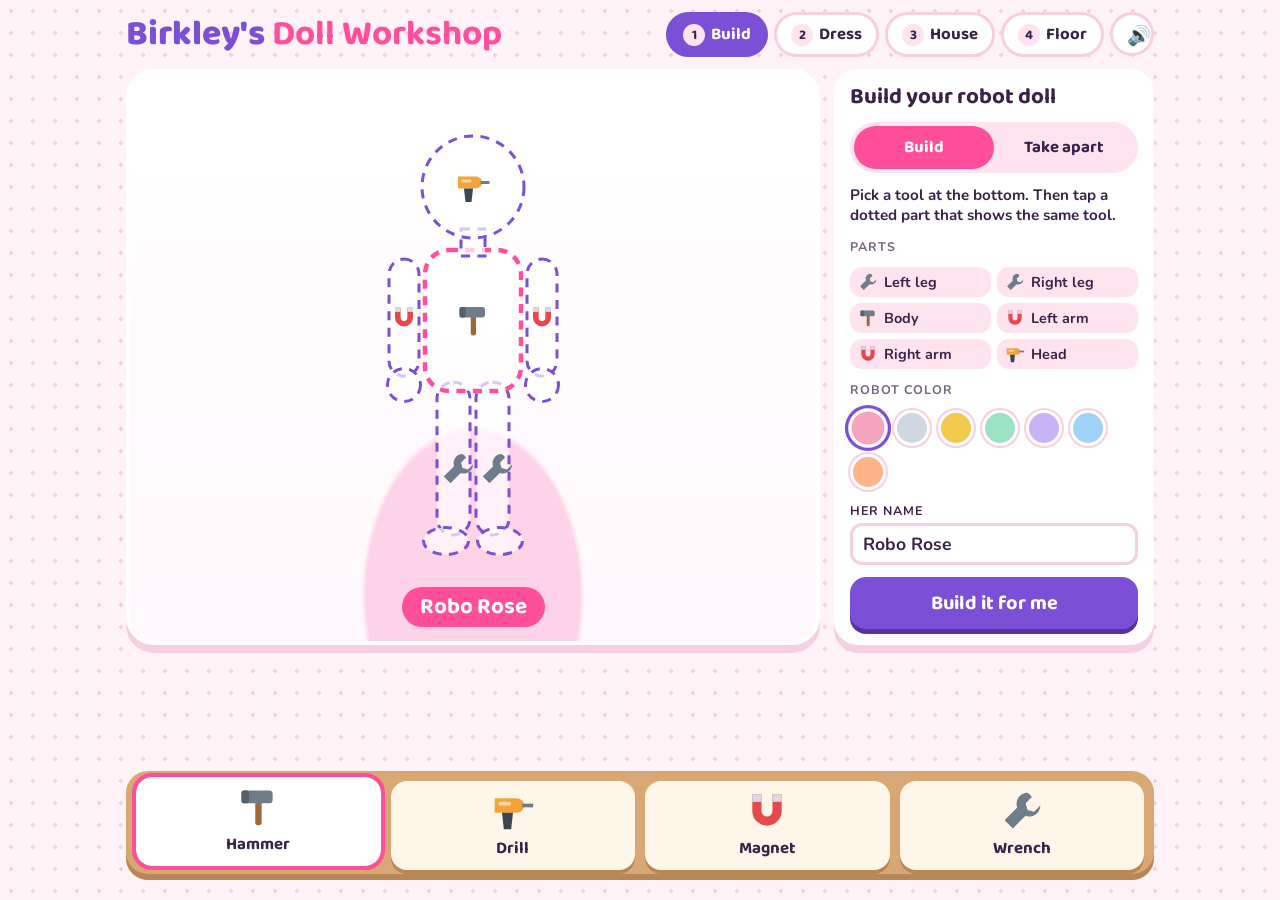
<file: dolls/index.html>
<!doctype html><html lang="en"><head><meta charset="utf-8"><meta name=viewport content="width=device-width,initial-scale=1,viewport-fit=cover"><style>:root{color-scheme:light;box-sizing:border-box;padding-top:env(safe-area-inset-top,0px);padding-bottom:env(safe-area-inset-bottom,0px)}html{scroll-padding-top:env(safe-area-inset-top,0px)}body{margin:0;padding:0;font:14px -apple-system,BlinkMacSystemFont,sans-serif;background:#fff;color:#000}img{max-width:100%}[hidden]:not([hidden=until-found i]){display:none!important}</style>
<link rel="manifest" href="manifest.webmanifest">
<link rel="icon" href="icon-192.png">
<link rel="apple-touch-icon" href="apple-touch-icon.png">
<meta name="theme-color" content="#ff4f9a">
<meta name="mobile-web-app-capable" content="yes">
<meta name="apple-mobile-web-app-capable" content="yes">
<meta name="apple-mobile-web-app-title" content="Doll Workshop">
<meta name="apple-mobile-web-app-status-bar-style" content="default">
</head><body>
<title>Birkley's Doll Workshop</title>
<meta name="claude:viewport-fit-sides" content="cover">
<link rel="stylesheet" href="https://fonts.googleapis.com/css2?family=Baloo+2:wght@600;800&family=Nunito:wght@700;900&display=swap">
<style>
/* Layout: toy-box workbench. Doll on a spotlight stage, options in a side drawer, tools on a pegboard strip at the bottom. */
:root{
  --bg:#fff3f8; --ink:#3a2348; --pink:#ff4f9a; --grape:#7b4fd6; --card:#ffffff; --line:#f6cfe1; --peg:#ffe3ef; --wood:#d9a774;
  --display:"Baloo 2",ui-rounded,"Arial Rounded MT Bold",system-ui,sans-serif;
  --body:"Nunito",ui-rounded,system-ui,sans-serif;
  color-scheme:light;
}
html,body{height:100%}
body{background:var(--bg) radial-gradient(var(--line) 1.6px,transparent 1.6px) 0 0/22px 22px;color:var(--ink);font-family:var(--body);font-weight:700;overflow-x:hidden}
.app{max-width:1060px;margin:0 auto;padding-left:max(16px,env(safe-area-inset-left,0px));padding-right:max(16px,env(safe-area-inset-right,0px));padding-block:12px 20px;display:flex;flex-direction:column;gap:12px;min-height:100%;box-sizing:border-box}
header{display:flex;flex-wrap:wrap;align-items:center;justify-content:space-between;gap:10px}
h1{font-family:var(--display);font-weight:800;font-size:clamp(1.5rem,4vw,2.2rem);margin:0;line-height:1;color:var(--grape);text-wrap:balance}
h1 b{color:var(--pink)}
.steps{display:flex;gap:6px;flex-wrap:wrap}
button{font:inherit;color:inherit;cursor:pointer;border:none;background:none}
button:focus-visible,input:focus-visible{outline:3px solid var(--grape);outline-offset:2px}
.steps button{background:var(--card);border:3px solid var(--line);border-radius:999px;padding:6px 14px;font-family:var(--display);font-size:1.05rem}
.steps button[aria-current="step"]{background:var(--grape);border-color:var(--grape);color:#fff}
.steps button span{display:inline-grid;place-items:center;width:22px;height:22px;border-radius:50%;background:var(--peg);color:var(--ink);margin-right:6px;font-size:.85rem}
main{display:grid;grid-template-columns:minmax(0,1fr) 320px;gap:14px;flex:1}
@media (max-width:760px){main{grid-template-columns:minmax(0,1fr)}}
#view{min-width:0}
.spot{position:relative;background:radial-gradient(ellipse at 50% 92%,#ffd3e7 0 22%,transparent 23%),linear-gradient(#fff 0,#fff8fc 100%);border:4px solid #fff;border-radius:28px;box-shadow:0 8px 0 var(--line);display:grid;place-items:center;padding:30px 10px 14px;overflow:hidden;min-height:340px}
.doll{width:min(100%,300px);height:auto;max-height:62vh;overflow:visible}
.nameplate{font-family:var(--display);font-size:1.4rem;background:var(--pink);color:#fff;border-radius:999px;padding:2px 18px;margin-top:4px}
.bubble{position:absolute;top:10px;left:50%;transform:translateX(-50%);background:var(--ink);color:#fff;padding:8px 16px;border-radius:18px;font-size:1.05rem;max-width:90%;text-align:center;z-index:5;display:flex;align-items:center;gap:8px}
.bubble svg{width:26px;height:26px;flex:none}
aside{background:var(--card);border-radius:24px;padding:16px;box-shadow:0 8px 0 var(--line);display:flex;flex-direction:column;gap:12px;min-width:0;align-self:start}
aside h2{font-family:var(--display);margin:0;font-size:1.4rem;line-height:1.1}
aside h3{margin:0;font-size:.78rem;letter-spacing:.08em;text-transform:uppercase;opacity:.7}
.hint{margin:0;font-size:.95rem;line-height:1.35}
.seg{display:grid;grid-template-columns:1fr 1fr;background:var(--peg);border-radius:999px;padding:4px}
.seg button{border-radius:999px;padding:8px;font-family:var(--display);font-size:1.05rem}
.seg button[aria-pressed="true"]{background:var(--pink);color:#fff}
.sw{display:flex;flex-wrap:wrap;gap:8px}
.sw button{width:36px;height:36px;border-radius:50%;border:3px solid #fff;box-shadow:0 0 0 2px var(--line)}
.sw button[aria-pressed="true"]{box-shadow:0 0 0 3px var(--grape);transform:scale(1.1)}
.chips{display:flex;flex-wrap:wrap;gap:6px}
.chips button{background:var(--peg);border-radius:14px;padding:7px 12px;font-size:.95rem}
.chips button[aria-pressed="true"]{background:var(--grape);color:#fff}
.checklist{list-style:none;margin:0;padding:0;display:grid;grid-template-columns:1fr 1fr;gap:6px}
.checklist li{display:flex;align-items:center;gap:6px;font-size:.9rem;background:var(--peg);border-radius:12px;padding:5px 8px}
.checklist li.done{background:#d9f7e6}
.checklist svg{width:20px;height:20px;flex:none}
label.nm{display:grid;gap:4px;font-size:.78rem;letter-spacing:.08em;text-transform:uppercase}
label.nm input{font:inherit;font-size:1.1rem;text-transform:none;letter-spacing:0;border:3px solid var(--line);border-radius:12px;padding:6px 10px;color:var(--ink);background:#fff}
.big{font-family:var(--display);font-size:1.25rem;border-radius:16px;padding:10px 14px;background:var(--pink);color:#fff;box-shadow:0 5px 0 #c92f74}
.big:active{transform:translateY(3px);box-shadow:0 2px 0 #c92f74}
.big.alt{background:var(--grape);box-shadow:0 5px 0 #57339f}
.big:disabled{opacity:.45;cursor:default}
.row{display:flex;gap:8px;flex-wrap:wrap}.row>*{flex:1}
#snd{width:44px;height:44px;border-radius:50%;background:var(--card);border:3px solid var(--line);font-size:1.2rem}
#tools{display:grid;grid-template-columns:repeat(4,1fr);gap:10px;background:var(--wood);padding:10px;border-radius:22px;box-shadow:inset 0 -6px 0 #b98656}
#tools button{background:#fff6ea;border-radius:16px;padding:8px 4px;display:grid;justify-items:center;gap:2px;font-family:var(--display);font-size:1.05rem;box-shadow:0 4px 0 #b98656}
#tools button svg{width:44px;height:44px}
#tools button[aria-pressed="true"]{background:#fff;outline:4px solid var(--pink);transform:translateY(-4px)}
/* doll parts */
.part,.ghost,.screw,.doll{transform-box:fill-box;transform-origin:50% 50%}
.ghost{fill:#ffffffb0;stroke:var(--grape);stroke-width:2;stroke-dasharray:6 5;cursor:pointer}
.ghost use{stroke:none}
.ghost.match{stroke:var(--pink);stroke-width:3;animation:glow .8s infinite alternate}
.part{cursor:pointer}
@keyframes glow{to{fill:#ffc9e1}}
.attach{animation:attach .55s cubic-bezier(.3,1.6,.5,1)}
.attach .screw{animation:spin .6s}
@keyframes attach{from{transform:translateY(-40px) scale(1.35);opacity:.2}}
@keyframes spin{from{transform:rotate(-540deg)}}
.shake{animation:shake .4s}
@keyframes shake{25%{transform:translateX(-6px)}75%{transform:translateX(6px)}}
.fx-bonk{animation:bonk .9s forwards}
@keyframes bonk{15%{transform:scale(1.2,.75)}30%{transform:scale(1)}100%{transform:translateY(420px) rotate(-35deg);opacity:0}}
.fx-drill .screw{animation:screwout .35s forwards}
.fx-drill{animation:fall .55s .35s ease-in forwards}
@keyframes screwout{to{transform:translate(0,-30px) rotate(720deg);opacity:0}}
@keyframes fall{to{transform:translateY(420px) rotate(30deg);opacity:0}}
.fx-zoom{animation:zoom .8s cubic-bezier(.6,-.4,.8,.4) forwards}
@keyframes zoom{to{transform:translateY(-460px) scale(.5);opacity:0}}
.fx-spin{animation:whirl .85s ease-in forwards}
@keyframes whirl{to{transform:translate(300px,-80px) rotate(900deg);opacity:0}}
.flip{animation:flip 1.1s ease-in-out}
@keyframes flip{40%{transform:translateY(-70px) rotate(180deg)}80%{transform:translateY(0) rotate(360deg)}90%{transform:scale(1.05,.92) rotate(360deg)}100%{transform:rotate(360deg)}}
.cf{position:fixed;top:-14px;width:10px;height:14px;border-radius:3px;z-index:50;pointer-events:none;animation:cf 1.9s ease-in forwards}
@keyframes cf{to{transform:translateY(106vh) rotate(var(--r))}}
/* house */
.house{max-width:660px;margin:0 auto;display:grid}
.roof{height:clamp(70px,14vw,110px);background:var(--pink);clip-path:polygon(50% 0,100% 100%,0 100%);display:grid;align-items:end;justify-items:center;padding-bottom:8px;color:#fff;font-family:var(--display);font-size:clamp(1rem,3vw,1.4rem)}
.rooms{position:relative;display:grid;grid-template-columns:1fr 1fr;grid-template-rows:1fr 1fr;gap:8px;aspect-ratio:4/3;max-width:100%;background:#fff;border:8px solid #fff;border-top:0;border-radius:0 0 18px 18px;box-shadow:0 8px 0 var(--line);overflow:hidden}
.rooms{touch-action:pan-y}
.rooms.solo{grid-template-columns:1fr;grid-template-rows:1fr}
.rooms.in-left{animation:inL .3s ease-out}.rooms.in-right{animation:inR .3s ease-out}
@keyframes inL{from{transform:translateX(50px);opacity:.3}}@keyframes inR{from{transform:translateX(-50px);opacity:.3}}
.room{position:relative;border-bottom:14px solid var(--wood);cursor:pointer;container-type:inline-size;overflow:hidden}
.solo .rlabel{font-size:1rem}
.hnav{display:flex;align-items:center;justify-content:space-between;gap:8px;margin-bottom:8px}
.hnav button{width:48px;height:48px;border-radius:50%;background:var(--grape);color:#fff;font-size:1.3rem;box-shadow:0 4px 0 #57339f}
.hnav b{font-family:var(--display);font-size:clamp(1.1rem,3.5vw,1.5rem);text-align:center}
.dots{display:flex;justify-content:center;gap:8px;margin-top:10px}
.dots button{width:14px;height:14px;border-radius:50%;background:var(--line)}
.dots button[aria-current="true"]{background:var(--pink);transform:scale(1.25)}
.item.furn{z-index:1}.item.rug{z-index:0}
.item.table{width:36cqw;height:18cqw}
.table .top{position:absolute;left:0;right:0;top:0;height:3cqw;background:#b57a45;border-radius:1cqw}
.table .leg{position:absolute;top:2cqw;bottom:0;width:2.6cqw;background:#8c5a2e}.table .l{left:3cqw}.table .r{right:3cqw}
.item.shelf{width:32cqw;height:2.6cqw;background:#b57a45;border-radius:1cqw;box-shadow:0 1.2cqw 0 #0002}
.item.rug{width:44cqw;height:13cqw;border-radius:50%;background:repeating-radial-gradient(#ff9cc8 0 2cqw,#ffd1e6 2cqw 4cqw)}
.rlabel{position:absolute;top:6px;left:8px;font-size:.75rem;background:#ffffffc0;border-radius:99px;padding:2px 8px;pointer-events:none}
.item{position:absolute;transform:translate(-50%,-50%);font-size:12cqw;line-height:1;cursor:grab;touch-action:none;user-select:none;-webkit-user-select:none;z-index:3}
.item.dragging{cursor:grabbing;z-index:5;filter:drop-shadow(0 6px 4px #0003)}
.item.dollmini{width:20cqw;z-index:4}
.dollmini svg{width:100%;height:auto;pointer-events:none;overflow:visible}
.trash{margin-top:14px;border:3px dashed var(--line);border-radius:16px;padding:10px;text-align:center;font-size:.95rem;background:#fff}
.trash.hot{border-color:var(--pink);background:#ffe3ef}
.stickers{display:grid;grid-template-columns:repeat(6,1fr);gap:4px}
.stickers button{font-size:1.7rem;padding:4px 0;border-radius:12px;background:var(--peg)}
/* bonus tray */
.tray{display:flex;flex-wrap:wrap;gap:6px;justify-content:center;align-items:center;font-size:.85rem;margin-bottom:6px}
.tray b{font-family:var(--display);color:var(--pink);font-size:1.15rem}
.tray span{display:flex;align-items:center;gap:4px;background:#fff;border:2px solid var(--line);border-radius:999px;padding:3px 10px 3px 4px}
.tray.pop span{animation:popup .55s cubic-bezier(.3,1.6,.5,1) backwards;animation-delay:calc(var(--i)*.15s)}
.tray svg{width:22px;height:22px}
@keyframes popup{from{transform:translateY(-40px) scale(.3);opacity:0}}
/* gym floor */
.mat{background:linear-gradient(#efe6ff 0 60%,#4f8fe8 60% 100%)}
.routine{display:flex;flex-wrap:wrap;gap:6px;justify-content:center;margin-bottom:10px}
.card{display:grid;justify-items:center;background:#fff;border:3px solid var(--line);border-radius:14px;padding:4px 8px;font-size:.75rem;min-width:62px;transition:transform .2s}
.card i,.moves i{font-style:normal;font-size:1.7rem;line-height:1.2}
.card.now{border-color:var(--pink);transform:scale(1.15)}
.card.ok{background:#d9f7e6;border-color:#39c48b}
.moves{display:grid;grid-template-columns:repeat(3,1fr);gap:6px}
.moves button{background:var(--peg);border-radius:14px;padding:8px 2px;display:grid;justify-items:center;font-size:.85rem}
.moves button:active{transform:scale(.95)}
.moves button:disabled{opacity:.45;cursor:default}
.judges{display:flex;gap:8px;margin-top:10px}
.judges span{background:#fff;color:var(--grape);font-family:var(--display);font-size:1.7rem;padding:2px 14px;border-radius:10px;box-shadow:0 4px 0 #2f6cc4;animation:popup .55s cubic-bezier(.3,1.6,.5,1) backwards}
.judges span:nth-child(2){animation-delay:.2s}.judges span:nth-child(3){animation-delay:.4s}
.mv-cartwheel{animation:cart 1s ease-in-out}
@keyframes cart{50%{transform:translateX(70px) rotate(180deg)}100%{transform:rotate(360deg)}}
.mv-jump{animation:jump .9s}
@keyframes jump{40%{transform:translateY(-90px) scale(1.1)}70%{transform:scale(1.1,.9)}}
.mv-spin{animation:spinY 1s}
@keyframes spinY{to{transform:rotateY(720deg)}}
.mv-handstand{animation:hand 1.1s}
@keyframes hand{30%,70%{transform:translateY(-20px) rotate(180deg)}100%{transform:rotate(360deg)}}
.mv-split{animation:split 1s}
@keyframes split{30%,70%{transform:translateY(40px) scale(1.25,.7)}}
.mv-flip{animation:flip 1.1s ease-in-out}
@media (prefers-reduced-motion:reduce){*{animation-duration:.01ms!important;animation-iteration-count:1!important}}
</style>

<svg width="0" height="0" style="position:absolute" aria-hidden="true"><defs>
<symbol id="t-hammer" viewBox="0 0 24 24"><rect x="10.5" y="9" width="3.5" height="13" rx="1.5" fill="#a0673a"/><rect x="3" y="3" width="17" height="7" rx="2" fill="#6f7d8b"/><rect x="3" y="3" width="4" height="7" rx="1" fill="#55606b"/></symbol>
<symbol id="t-drill" viewBox="0 0 24 24"><path d="M2 5h12a4 4 0 0 1 0 8H2z" fill="#f2a33a"/><rect x="17" y="8" width="6" height="2" fill="#6f7d8b"/><path d="M6 13h6l-1 9H7z" fill="#3d4652"/><rect x="4" y="7" width="7" height="2" rx="1" fill="#fff8"/></symbol>
<symbol id="t-magnet" viewBox="0 0 24 24"><path d="M4 3h5v9a3 3 0 0 0 6 0V3h5v9a8 8 0 0 1-16 0z" fill="#e5484d"/><rect x="4" y="3" width="5" height="4" fill="#d5dce3"/><rect x="15" y="3" width="5" height="4" fill="#d5dce3"/></symbol>
<symbol id="t-wrench" viewBox="0 0 24 24"><path d="M15 2a6 6 0 0 0-5.6 8.1L2.5 17l4.5 4.5 6.9-6.9A6 6 0 0 0 22 9l-3.4 3.4-3.6-1-1-3.6L17.4 4.4A6 6 0 0 0 15 2z" fill="#6f7d8b"/></symbol>
</defs></svg>

<div class="app">
  <header>
    <h1>Birkley's <b>Doll Workshop</b></h1>
    <nav class="steps" aria-label="Game steps">
      <button data-act="stage" data-v="build" data-stage-btn="build"><span>1</span>Build</button>
      <button data-act="stage" data-v="dress" data-stage-btn="dress"><span>2</span>Dress</button>
      <button data-act="stage" data-v="house" data-stage-btn="house"><span>3</span>House</button>
      <button data-act="stage" data-v="gym" data-stage-btn="gym"><span>4</span>Floor</button>
      <button data-act="sound" id="snd" aria-label="Sound"></button>
    </nav>
  </header>
  <main>
    <section id="view"></section>
    <aside id="panel"></aside>
  </main>
  <nav id="tools" aria-label="Tools"></nav>
</div>

<script>
const $=s=>document.querySelector(s), $$=s=>[...document.querySelectorAll(s)];
const esc=s=>String(s).replace(/[&<>"]/g,c=>({'&':'&amp;','<':'&lt;','>':'&gt;','"':'&quot;'})[c]);

const TOOLS={hammer:{name:'Hammer'},drill:{name:'Drill'},magnet:{name:'Magnet'},wrench:{name:'Wrench'}};
const PARTS={
  legL:{name:'Left leg',tool:'wrench',d:'<rect x="76" y="186" width="22" height="102" rx="11"/><ellipse cx="82" cy="292" rx="15" ry="9"/>',screws:[[87,198]],ic:[78,232]},
  legR:{name:'Right leg',tool:'wrench',d:'<rect x="102" y="186" width="22" height="102" rx="11"/><ellipse cx="118" cy="292" rx="15" ry="9"/>',screws:[[113,198]],ic:[104,232]},
  torso:{name:'Body',tool:'hammer',d:'<rect x="68" y="98" width="64" height="94" rx="16"/>',screws:[[78,108],[122,108],[78,182],[122,182]],ic:[88,133]},
  armL:{name:'Left arm',tool:'magnet',d:'<rect x="44" y="104" width="20" height="78" rx="10"/><circle cx="54" cy="188" r="11"/>',screws:[[54,114]],ic:[45,134]},
  armR:{name:'Right arm',tool:'magnet',d:'<rect x="136" y="104" width="20" height="78" rx="10"/><circle cx="146" cy="188" r="11"/>',screws:[[146,114]],ic:[137,134]},
  head:{name:'Head',tool:'drill',d:'<rect x="92" y="84" width="16" height="18"/><circle cx="100" cy="56" r="34"/>',screws:[[66,56],[134,56]],ic:[88,44]}
};
const ORDER=['legL','legR','torso','armL','armR','head'];
const BANGS='<path d="M64 56q0-40 36-42q36 2 36 42q-8-18-24-22q-8 10-24 10q-14 0-24 12z"/>';
const HAIR={
  long:{name:'Long',back:'<path d="M58 50q-12 72 4 114h76q16-42 4-114z"/>',front:BANGS},
  ponytail:{name:'Ponytail',back:'',front:BANGS+'<path d="M126 28q34 4 30 66q-8-18-22-30z"/><circle cx="130" cy="30" r="6" fill="#ff4f9a"/>'},
  bun:{name:'Bun',back:'',front:'<circle cx="100" cy="16" r="15"/>'+BANGS},
  pigtails:{name:'Pigtails',back:'',front:BANGS+'<ellipse cx="58" cy="44" rx="13" ry="20"/><ellipse cx="142" cy="44" rx="13" ry="20"/>'},
  bob:{name:'Bob',back:'<path d="M62 52q-6 40 10 48h56q16-8 10-48z"/>',front:BANGS},
  braid:{name:'Side braid',back:'',front:BANGS+'<g><circle cx="134" cy="64" r="10"/><circle cx="138" cy="82" r="10"/><circle cx="140" cy="100" r="9"/><circle cx="141" cy="117" r="8"/><path d="M134 128l7 14 7-14z"/></g><circle cx="141" cy="126" r="4" fill="#ff4f9a"/>'},
  spacebuns:{name:'Space buns',back:'',front:'<circle cx="70" cy="20" r="15"/><circle cx="130" cy="20" r="15"/>'+BANGS},
  curly:{name:'Curly',back:'<g><circle cx="64" cy="62" r="14"/><circle cx="60" cy="86" r="14"/><circle cx="66" cy="108" r="13"/><circle cx="136" cy="62" r="14"/><circle cx="140" cy="86" r="14"/><circle cx="134" cy="108" r="13"/></g>',front:'<circle cx="74" cy="34" r="14"/><circle cx="92" cy="24" r="14"/><circle cx="110" cy="24" r="14"/><circle cx="127" cy="34" r="14"/>'}
};
const TOPS={
  tee:{name:'T-shirt',d:'<path d="M70 112q0-14 14-14h32q14 0 14 14v74H70z"/><path d="M42 112q0-12 14-12h16v28H42z"/><path d="M158 112q0-12-14-12h-16v28h30z"/>'},
  tank:{name:'Sparkle top',d:'<path d="M76 98h10l4 10h20l4-10h10l8 14v74H68v-74z"/><g fill="#fff"><circle cx="86" cy="130" r="2.5"/><circle cx="110" cy="148" r="2.5"/><circle cx="96" cy="166" r="2.5"/><circle cx="118" cy="122" r="2.5"/></g>'},
  leotard:{name:'Gymnast leotard',d:'<path d="M70 112q0-14 14-14h32q14 0 14 14v76l-14 22h-36l-14-22z"/><rect x="42" y="102" width="24" height="70" rx="11"/><rect x="134" y="102" width="24" height="70" rx="11"/><path d="M70 148h60v8H70z" fill="#ffffffaa"/><path d="M84 98l16 30 16-30" fill="none" stroke="#ffffffaa" stroke-width="4"/>'},
  dress:{name:'Party dress',d:'<path d="M72 100h56v84l28 66H44l28-66z"/><rect x="70" y="176" width="60" height="8" fill="#ffffffaa"/>'},
  gown:{name:'Princess gown',d:'<path d="M76 98h48l4 26-6 8 42 118H36l42-118-6-8z"/><path d="M78 132h44" stroke="#ffffffaa" stroke-width="4"/><g fill="#fff"><circle cx="70" cy="200" r="2.5"/><circle cx="100" cy="180" r="2.5"/><circle cx="128" cy="214" r="2.5"/><circle cx="88" cy="236" r="2.5"/><circle cx="116" cy="160" r="2.5"/></g>'},
  hoodie:{name:'Hoodie',d:'<path d="M70 112q0-14 14-14h32q14 0 14 14v78H70z"/><rect x="42" y="102" width="24" height="76" rx="11"/><rect x="134" y="102" width="24" height="76" rx="11"/><rect x="82" y="156" width="36" height="20" rx="6" fill="#00000022"/>'}
};
const BOTTOMS={
  tutu:{name:'Tutu',d:'<path d="M66 180h68l24 32-14-2-8 8-10-7-10 8-10-8-10 8-10-8-10 7-8-8-14 2z"/>'},
  skirt:{name:'Skirt',d:'<path d="M68 180h64l14 50H54z"/>'},
  pants:{name:'Pants',d:'<path d="M68 180h64v106h-28l-4-86-4 86H68z"/>'},
  shorts:{name:'Shorts',d:'<path d="M68 180h64v44h-28l-4-16-4 16H68z"/>'}
};
const SHOES={
  sneakers:{name:'Sneakers',d:'<ellipse cx="82" cy="292" rx="17" ry="10"/><ellipse cx="118" cy="292" rx="17" ry="10"/><path d="M66 297h32M102 297h32" stroke="#fff" stroke-width="3"/>'},
  boots:{name:'Boots',d:'<rect x="73" y="254" width="27" height="42" rx="8"/><rect x="100" y="254" width="27" height="42" rx="8"/><ellipse cx="82" cy="293" rx="16" ry="9"/><ellipse cx="118" cy="293" rx="16" ry="9"/>'},
  skates:{name:'Roller skates',d:'<ellipse cx="82" cy="290" rx="17" ry="11"/><ellipse cx="118" cy="290" rx="17" ry="11"/><g fill="#2d2240"><circle cx="71" cy="304" r="5"/><circle cx="92" cy="304" r="5"/><circle cx="107" cy="304" r="5"/><circle cx="128" cy="304" r="5"/></g>'},
  ballet:{name:'Ballet slippers',d:'<ellipse cx="82" cy="293" rx="15" ry="8"/><ellipse cx="118" cy="293" rx="15" ry="8"/><path d="M80 270l4 18M116 270l4 18" stroke-width="2"/>'}
};
const EXTRAS={
  bow:{name:'Bow',front:'<path d="M118 22l-16-10v20zM118 22l16-10v20z" fill="#ff4f9a"/><circle cx="118" cy="22" r="4" fill="#d63b80"/>'},
  crown:{name:'Crown',front:'<path d="M78 26l6-20 9 12 7-16 7 16 9-12 6 20z" fill="#f5c542" stroke="#c9961a" stroke-width="2"/>'},
  glasses:{name:'Sunglasses',front:'<g fill="#2d2240cc" stroke="#2d2240" stroke-width="2.5"><circle cx="88" cy="60" r="9"/><circle cx="112" cy="60" r="9"/><path d="M97 60h6"/></g>'},
  medal:{name:'Gold medal',front:'<path d="M92 100l8 24 8-24" fill="none" stroke="#3b82f6" stroke-width="5"/><circle cx="100" cy="130" r="9" fill="#f5c542" stroke="#c9961a" stroke-width="2"/>'},
  necklace:{name:'Pearl necklace',front:'<g fill="#fffaf0" stroke="#d8c7a8" stroke-width="1"><circle cx="84" cy="104" r="3"/><circle cx="90" cy="109" r="3"/><circle cx="96" cy="112" r="3"/><circle cx="104" cy="112" r="3"/><circle cx="110" cy="109" r="3"/><circle cx="116" cy="104" r="3"/></g><circle cx="100" cy="118" r="5" fill="#ff4f9a"/>'},
  flower:{name:'Flower clip',front:'<g transform="translate(76 32)"><g fill="#fff"><circle cx="0" cy="-7" r="6"/><circle cx="7" cy="-2" r="6"/><circle cx="4" cy="6" r="6"/><circle cx="-4" cy="6" r="6"/><circle cx="-7" cy="-2" r="6"/></g><circle r="4.5" fill="#f5c542"/></g>'},
  cape:{name:'Super cape',back:'<path d="M70 100h60l24 156H46z" fill="#e5484d"/>'},
  wings:{name:'Fairy wings',back:'<path d="M70 120q-62-46-58 18q6 44 58 2zM130 120q62-46 58 18q-6 44-58 2z" fill="#bfe6ffd0" stroke="#7cc4ef" stroke-width="2"/>'}
};
const BONUS={
  jetpack:{name:'Jetpack',tool:'drill',layer:'back',c:'#9aa7b4',d:'<rect x="38" y="108" width="32" height="6"/><rect x="130" y="108" width="32" height="6"/><rect x="18" y="98" width="22" height="62" rx="9"/><rect x="160" y="98" width="22" height="62" rx="9"/>',fx:'<path d="M21 160l8 24 8-24zM163 160l8 24 8-24z" fill="#ffb020"/>',ic:[21,120],s:16},
  boots:{name:'Rocket boots',tool:'wrench',layer:'mid',c:'#cfd8e2',d:'<rect x="70" y="266" width="28" height="32" rx="7"/><rect x="102" y="266" width="28" height="32" rx="7"/>',fx:'<path d="M76 298l8 20 8-20zM108 298l8 20 8-20z" fill="#ff7a1a"/>',ic:[75,273],s:18},
  claw:{name:'Robot claw',tool:'magnet',layer:'front',c:'#9aa7b4',d:'<path d="M138 192l-8 22 10-6 6-10zM154 192l8 22-10-6-6-10z"/>',fx:'',ic:[138,194],s:16},
  heart:{name:'Heart antenna',tool:'hammer',layer:'front',c:'#ff4f9a',d:'<path d="M125 18l-12-12a7 7 0 0 1 12-9a7 7 0 0 1 12 9z"/>',fx:'',ic:[117,-1],s:16}
};
const MOVES={cartwheel:{name:'Cartwheel',e:'🤸‍♀️'},jump:{name:'Star jump',e:'⭐'},spin:{name:'Spin',e:'🌀'},handstand:{name:'Handstand',e:'🙃'},split:{name:'Split',e:'🩰'},flip:{name:'Back flip',e:'🔄'}};
const ROBOT_COLORS=['#f6a5c0','#cfd8e2','#f2c94c','#9be3c4','#c7b3f5','#9fd3f7','#ffb38a'];
const HAIR_COLORS=['#f4c542','#8a5a3b','#2d2a32','#ff8cc6','#a77bf3','#5bb8f5','#e2553f'];
const CLOTH_COLORS=['#ff4f9a','#a77bf3','#5bb8f5','#39c48b','#ffb020','#e5484d','#ffffff','#2d2240','#f5c542','#9be3c4','#c7b3f5','#ffb38a'];
const FULL=['dress','gown']; // tops that cover the bottoms
const FACES={smile:{name:'Smile'},grin:{name:'Big grin'},wink:{name:'Wink'},wow:{name:'Surprised'},sleepy:{name:'Sleepy'}};
const WALLS=['#ffd6e7','#fff2b3','#d6f0ff','#dff7d9','#e9ddff','#ffe2cc','#ffffff'];
const ROOMS=['Bedroom','Kitchen','Living room','Gym'];
const STICKERS=['🛏️','🧸','🪞','💡','🖼️','🪴','🍰','🧁','🍓','🥛','🛋️','📺','🎹','🐶','🐱','🤸‍♀️','🏆','🎀','🛁','🌈','⭐','🎈','🦄','🪀'];

const DEF={stage:'build',mode:'build',tool:'hammer',color:'#f6a5c0',name:'Robo Rose',
  parts:{legL:0,legR:0,torso:0,armL:0,armR:0,head:0},
  hair:'long',hairC:'#f4c542',top:'leotard',topC:'#ff4f9a',bottom:'tutu',bottomC:'#a77bf3',shoes:'ballet',shoesC:'#ffffff',extras:['bow','medal'],tab:'hair',paint:null,face:'smile',sound:true,
  walls:['#ffd6e7','#fff2b3','#d6f0ff','#dff7d9'],
  items:[{e:'🛏️',r:0,x:30,y:70},{e:'shelf',r:0,x:70,y:40},{e:'🧸',r:0,x:66,y:30},{e:'table',r:1,x:50,y:72},{e:'🍰',r:1,x:42,y:56},{e:'🥛',r:1,x:58,y:57},{e:'rug',r:2,x:50,y:84},{e:'🛋️',r:2,x:35,y:70},{e:'📺',r:2,x:75,y:65},{e:'🏆',r:3,x:75,y:70}],
  doll:{r:2,x:55,y:66},view:0,lastRoom:0,bonus:{jetpack:0,boots:0,claw:0,heart:0},level:3};
let S;
try{S=Object.assign(JSON.parse(JSON.stringify(DEF)),JSON.parse(localStorage.getItem('berkeley-dolls')||'{}'))}catch(e){S=JSON.parse(JSON.stringify(DEF))}
// older saves placed items on the whole house; move each into its room
const toRoom=p=>'r' in p?p:{...p,r:(p.x>=50?1:0)+(p.y>=50?2:0),x:Math.min(95,(p.x%50)*2),y:Math.min(95,(p.y%50)*2)};
S.items=S.items.map(toRoom);S.doll=toRoom(S.doll);
const save=()=>{try{localStorage.setItem('berkeley-dolls',JSON.stringify(S))}catch(e){}};
const allBuilt=()=>ORDER.every(k=>S.parts[k]);
let justAttached=null,busy=false,bubbleT,popTray=false;
let G={phase:'idle',routine:[],step:0,mistakes:0,cur:-1,run:0,scores:[]};

/* ---------- sound ---------- */
let ac;
function tone(f1,f2,d,type='sine',vol=.14,delay=0){if(!S.sound)return;try{ac=ac||new (window.AudioContext||window.webkitAudioContext)();const t=ac.currentTime+delay,o=ac.createOscillator(),g=ac.createGain();o.type=type;o.frequency.setValueAtTime(f1,t);o.frequency.exponentialRampToValueAtTime(f2,t+d);g.gain.setValueAtTime(vol,t);g.gain.exponentialRampToValueAtTime(.001,t+d);o.connect(g).connect(ac.destination);o.start(t);o.stop(t+d)}catch(e){}}
const SFX={hammer:()=>{tone(220,90,.12,'square',.12);tone(220,90,.12,'square',.12,.15)},drill:()=>tone(280,700,.45,'sawtooth',.06),magnet:()=>tone(400,1400,.35,'triangle'),wrench:()=>{tone(900,600,.08,'square',.08);tone(1100,700,.08,'square',.08,.1)},no:()=>tone(160,120,.25,'square',.08),pop:()=>tone(500,900,.1),yay:()=>[523,659,784,1046].forEach((f,i)=>tone(f,f,.2,'triangle',.12,i*.12))};

/* ---------- doll drawing ---------- */
function screws(list){return list.map(([x,y])=>`<g transform="translate(${x} ${y})"><g class="screw"><circle r="4.5" fill="#e2e8ee" stroke="#6f7d8b" stroke-width="1.3"/><path d="M-2.8 0h5.6M0-2.8v5.6" stroke="#6f7d8b" stroke-width="1.3"/></g></g>`).join('')}
function face(){
  const f=S.face||'smile',ln='fill="none" stroke="#2d2240" stroke-width="2.5" stroke-linecap="round"';
  const eye=x=>`<ellipse cx="${x}" cy="60" rx="5" ry="6.5" fill="#2d2240"/><circle cx="${x+2}" cy="57.5" r="1.8" fill="#fff"/>`;
  const shut=x=>`<path d="M${x-5} 61q5 4 10 0" ${ln}/>`;
  const eyes=f==='wink'?eye(88)+shut(112):f==='sleepy'?shut(88)+shut(112):f==='wow'?`<circle cx="88" cy="60" r="6.5" fill="#2d2240"/><circle cx="112" cy="60" r="6.5" fill="#2d2240"/><circle cx="90" cy="57.5" r="2" fill="#fff"/><circle cx="114" cy="57.5" r="2" fill="#fff"/>`:eye(88)+eye(112);
  const mouth=f==='grin'?'<path d="M90 71q10 12 20 0z" fill="#2d2240"/><path d="M94 76q6 4 12 0" fill="#ff7fb5"/>':f==='wow'?'<ellipse cx="100" cy="76" rx="5" ry="6" fill="#2d2240"/>':f==='sleepy'?`<path d="M95 75q5 3 10 0" ${ln}/><text x="124" y="40" font-size="14" font-weight="900" fill="#7b4fd6" font-family="sans-serif">z</text>`:`<path d="M92 73q8 7 16 0" ${ln}/>`;
  return `<g stroke="none">${eyes}<circle cx="79" cy="71" r="5" fill="#ff7fb5" opacity=".55"/><circle cx="121" cy="71" r="5" fill="#ff7fb5" opacity=".55"/></g>${mouth}`}
function partSVG(k,o){
  const p=PARTS[k];
  if(S.parts[k]){
    let inner=p.d;
    if(k==='torso') inner+=`<path d="M100 158l-10-10a6 6 0 0 1 10-8a6 6 0 0 1 10 8z" fill="#ff4f9a" stroke="none"/><circle cx="88" cy="124" r="3" fill="#7be0b8" stroke="none"/><circle cx="112" cy="124" r="3" fill="#ffd34d" stroke="none"/>`;
    if(k==='head') inner+=`<g fill="${S.hairC}" stroke="none">${HAIR[S.hair].front}</g>${face()}<path d="M116 26l8-18" stroke="#6f7d8b" stroke-width="3"/><circle cx="125" cy="7" r="5" fill="#ff4f9a" stroke="none"/>`;
    return `<g class="part${justAttached===k?' attach':''}" data-part="${k}" fill="${S.color}" stroke="#3a234833" stroke-width="2">${inner}${screws(p.screws)}</g>`;
  }
  if(!o.ghosts) return '';
  return `<g class="ghost${S.mode==='build'&&S.tool===p.tool?' match':''}" data-part="${k}" role="button" aria-label="${p.name}, needs the ${TOOLS[p.tool].name}">${p.d}<use href="#t-${p.tool}" x="${p.ic[0]}" y="${p.ic[1]}" width="${k.startsWith('arm')?18:24}" height="${k.startsWith('arm')?18:24}"/></g>`;
}
function bonusSVG(layer,o){
  if(!allBuilt()) return '';
  return Object.entries(BONUS).filter(([,b])=>b.layer===layer).map(([k,b])=>{
    if(S.bonus[k]) return `<g class="part bonus${justAttached===k?' attach':''}" data-part="${k}" fill="${b.c}" stroke="#3a234833" stroke-width="2">${b.d}${b.fx}</g>`;
    if(!o.ghosts) return '';
    return `<g class="ghost bonus${S.mode==='build'&&S.tool===b.tool?' match':''}" data-part="${k}" role="button" aria-label="${b.name}, needs the ${TOOLS[b.tool].name}">${b.d}<use href="#t-${b.tool}" x="${b.ic[0]}" y="${b.ic[1]}" width="${b.s}" height="${b.s}"/></g>`;
  }).join('');
}
function dollSVG(o={}){
  const dressed=allBuilt();
  let s=`<svg class="doll" viewBox="0 0 200 320" role="img" aria-label="${esc(S.name)}">`;
  if(dressed) s+=`<g class="backlayer">${S.extras.map(x=>EXTRAS[x].back||'').join('')}</g>`;
  s+=bonusSVG('back',o);
  if(S.parts.head&&HAIR[S.hair].back) s+=`<g class="hairback" fill="${S.hairC}">${HAIR[S.hair].back}</g>`;
  s+=ORDER.slice(0,3).map(k=>partSVG(k,o)).join('');
  // clothes sit over legs and body, under arms only for sleeveless pieces
  if(dressed){
    s+=`<g class="clothes" stroke="#3a234833" stroke-width="2">`;
    if(!FULL.includes(S.top)) s+=`<g fill="${S.bottomC}">${BOTTOMS[S.bottom].d}</g>`;
    s+=`<g fill="${S.shoesC}">${SHOES[S.shoes].d}</g>`;
    s+=`</g>`;
  }
  s+=bonusSVG('mid',o);
  s+=ORDER.slice(3).map(k=>partSVG(k,o)).join('');
  if(dressed){
    s+=`<g class="clothes" stroke="#3a234833" stroke-width="2"><g fill="${S.topC}">${TOPS[S.top].d}</g></g>`;
    s+=`<g class="clothes">${S.extras.map(x=>EXTRAS[x].front||'').join('')}</g>`;
  }
  s+=bonusSVG('front',o);
  return s+'</svg>';
}

/* ---------- panels ---------- */
const sw=(act,list,cur)=>`<div class="sw">${list.map(c=>`<button data-act="${act}" data-v="${c}" style="background:${c}" aria-label="Color ${c}" aria-pressed="${c===cur}"></button>`).join('')}</div>`;
const chips=(act,obj,cur,multi)=>`<div class="chips">${Object.entries(obj).map(([k,v])=>`<button data-act="${act}" data-v="${k}" aria-pressed="${multi?cur.includes(k):k===cur}">${v.name}</button>`).join('')}</div>`;
function buildPanel(){
  const done=allBuilt();
  return `<h2>${S.mode==='build'?'Build your robot doll':'Take her apart!'}</h2>
  <div class="seg"><button data-act="mode" data-v="build" aria-pressed="${S.mode==='build'}">Build</button><button data-act="mode" data-v="apart" aria-pressed="${S.mode==='apart'}">Take apart</button></div>
  <p class="hint">${S.mode==='build'?'Pick a tool at the bottom. Then tap a dotted part that shows the same tool.':'Pick a tool, then tap a part. Every tool pops parts off a different way!'}</p>
  <h3>Parts</h3>
  <ul class="checklist">${ORDER.map(k=>`<li class="${S.parts[k]?'done':''}"><svg viewBox="0 0 24 24"><use href="#t-${PARTS[k].tool}"/></svg>${PARTS[k].name}${S.parts[k]?' ✓':''}</li>`).join('')}</ul>
  ${done?`<h3>Bonus parts</h3><ul class="checklist">${Object.entries(BONUS).map(([k,b])=>`<li class="${S.bonus[k]?'done':''}"><svg viewBox="0 0 24 24"><use href="#t-${b.tool}"/></svg>${b.name}${S.bonus[k]?' ✓':''}</li>`).join('')}</ul>`:''}
  <h3>Robot color</h3>${sw('color',ROBOT_COLORS,S.color)}
  <label class="nm">Her name<input id="nm" maxlength="18" value="${esc(S.name)}"></label>
  ${done?'<button class="big" data-act="stage" data-v="dress">Dress her up →</button>':'<button class="big alt" data-act="autobuild">Build it for me</button>'}`;
}
function dressPanel(){
  const tabs={hair:'Hair',face:'Face',top:'Tops',bottom:'Bottoms',shoes:'Shoes',extras:'Extras'};
  let body='';
  if(S.tab==='hair') body=chips('hair',HAIR,S.hair)+'<h3>Hair color</h3>'+sw('hairC',HAIR_COLORS,S.hairC);
  if(S.tab==='face') body=chips('face',FACES,S.face);
  if(S.tab==='top') body=chips('top',TOPS,S.top)+'<h3>Color</h3>'+sw('topC',CLOTH_COLORS,S.topC);
  if(S.tab==='bottom') body=(FULL.includes(S.top)?'<p class="hint">That outfit covers this. Pick a different top to wear bottoms.</p>':'')+chips('bottom',BOTTOMS,S.bottom)+'<h3>Color</h3>'+sw('bottomC',CLOTH_COLORS,S.bottomC);
  if(S.tab==='shoes') body=chips('shoes',SHOES,S.shoes)+'<h3>Color</h3>'+sw('shoesC',CLOTH_COLORS,S.shoesC);
  if(S.tab==='extras') body='<p class="hint">Pick as many as you like.</p>'+chips('extra',EXTRAS,S.extras,true);
  return `<h2>Dress ${esc(S.name)}</h2>
  <div class="chips">${Object.entries(tabs).map(([k,v])=>`<button data-act="tab" data-v="${k}" aria-pressed="${S.tab===k}">${v}</button>`).join('')}</div>
  <hr style="border:0;border-top:3px dotted var(--line);margin:0;width:100%">
  ${body}
  <div class="row"><button class="big alt" data-act="surprise">Surprise me</button><button class="big alt" data-act="flip">Do a flip!</button></div>
  <button class="big alt" data-act="photo">📸 Take a picture</button>
  <button class="big" data-act="stage" data-v="house">Build her house →</button>`;
}
function housePanel(){
  return `<h2>${esc(S.name)}'s house</h2>
  <p class="hint">${S.view?'Swipe or tap the arrows to visit other rooms. ':'Tap a room or swipe to go inside it. '}Drag things anywhere, even ${esc(S.name)}! Drag to the trash to throw away.</p>
  <h3>Furniture</h3><div class="chips">${Object.entries(FURN).map(([k,n])=>`<button data-act="add" data-v="${k}">${n}</button>`).join('')}</div>
  <h3>Stickers${S.view?'':` · added to the ${ROOMS[S.lastRoom]}`}</h3><div class="stickers">${STICKERS.map(e=>`<button data-act="add" data-v="${e}" aria-label="Add ${e}">${e}</button>`).join('')}</div>
  <h3>Paint a room</h3><p class="hint" style="font-size:.85rem">${S.paint?'Now tap a room to paint it.':'Pick a paint color, then tap a room.'}</p>${sw('paint',WALLS,S.paint)}
  <div class="row"><button class="big alt" data-act="clear">Empty the house</button></div>
  <button class="big" data-act="stage" data-v="gym">Floor routine →</button>`;
}
const FURN={table:'Table',shelf:'Shelf',rug:'Rug'};
let slide='';
function itemHTML(it,i){
  const f=FURN[it.e];
  return `<div class="item${f?' furn '+it.e:''}" data-item="${i}" style="left:${it.x}%;top:${it.y}%">${it.e==='table'?'<i class="top"></i><i class="leg l"></i><i class="leg r"></i>':f?'':it.e}</div>`;
}
function roomHTML(r){
  return `<div class="room" data-room="${r}" style="background:${S.walls[r]}"><span class="rlabel">${ROOMS[r]}</span>
  ${S.items.map((it,i)=>it.r===r?itemHTML(it,i):'').join('')}
  ${S.doll.r===r?`<div class="item dollmini" data-item="doll" style="left:${S.doll.x}%;top:${S.doll.y}%">${dollSVG()}</div>`:''}</div>`;
}
function houseHTML(){
  const v=S.view,title=v?ROOMS[v-1]:`${esc(S.name)}'s House`;
  return `<div class="house">
  <div class="hnav"><button data-act="view" data-v="prev" aria-label="Previous room">◀</button><b>${title}</b><button data-act="view" data-v="next" aria-label="Next room">▶</button></div>
  ${v?'':`<div class="roof"></div>`}
  <div class="rooms${v?' solo':''} ${slide}" id="rooms">${v?roomHTML(v-1):ROOMS.map((_,i)=>roomHTML(i)).join('')}</div>
  <div class="dots">${[0,1,2,3,4].map(i=>`<button data-act="view" data-v="${i}" aria-label="${i?ROOMS[i-1]:'Whole house'}" aria-current="${i===v}"></button>`).join('')}</div>
  <div class="trash" id="trash">🗑️ Drag here to throw away</div></div>`;
}
function goView(n,dir){S.view=(n+5)%5;if(S.view)S.lastRoom=S.view-1;slide=dir;render();slide='';SFX.pop()}
function render(){
  $$('[data-stage-btn]').forEach(b=>b.setAttribute('aria-current',b.dataset.stageBtn===S.stage?'step':'false'));
  const missing=S.stage==='build'&&allBuilt()?keys(BONUS).filter(k=>!S.bonus[k]):[];
  const tray=missing.length?`<div class="tray${popTray?' pop':''}"><b>New parts!</b>${missing.map((k,i)=>`<span style="--i:${i}"><svg viewBox="0 0 24 24"><use href="#t-${BONUS[k].tool}"/></svg>${BONUS[k].name}</span>`).join('')}</div>`:'';
  $('#view').innerHTML=S.stage==='house'?houseHTML():S.stage==='gym'?gymHTML():`<div class="spot"><div class="bubble" id="bubble" hidden></div>${tray}${dollSVG({ghosts:S.stage==='build'})}<div class="nameplate" id="plate">${esc(S.name)}</div></div>`;
  $('#panel').innerHTML={build:buildPanel,dress:dressPanel,house:housePanel,gym:gymPanel}[S.stage]();
  $('#snd').textContent=S.sound?'🔊':'🔇';$('#snd').setAttribute('aria-pressed',S.sound);
  $('#tools').hidden=S.stage!=='build';
  $('#tools').innerHTML=Object.entries(TOOLS).map(([k,t])=>`<button data-act="tool" data-v="${k}" aria-pressed="${S.tool===k}"><svg viewBox="0 0 24 24"><use href="#t-${k}"/></svg>${t.name}</button>`).join('');
  save();
}

/* ---------- helpers ---------- */
function say(msg,tool){const b=$('#bubble');if(!b)return;b.innerHTML=(tool?`<svg viewBox="0 0 24 24"><use href="#t-${tool}"/></svg>`:'')+esc(msg);b.hidden=false;clearTimeout(bubbleT);bubbleT=setTimeout(()=>b.hidden=true,2200)}
const PRAISE=['Click! Nice work!','You did it!','Super builder!','Snap! Perfect!','Woohoo!'];
function confetti(){if(matchMedia('(prefers-reduced-motion: reduce)').matches)return;const cols=['#ff4f9a','#7b4fd6','#f5c542','#39c48b','#5bb8f5'];for(let i=0;i<70;i++){const d=document.createElement('i');d.className='cf';d.style.left=Math.random()*100+'vw';d.style.background=cols[i%5];d.style.animationDelay=Math.random()*.5+'s';d.style.setProperty('--r',(Math.random()*900-450)+'deg');document.body.appendChild(d);setTimeout(()=>d.remove(),2600)}}
const pick=a=>a[Math.floor(Math.random()*a.length)];
function photo(){
  const W=600,H=800,c=document.createElement('canvas');c.width=W;c.height=H;const x=c.getContext('2d');
  const g=x.createRadialGradient(W/2,H*.45,40,W/2,H*.45,W*.8);g.addColorStop(0,'#fff');g.addColorStop(1,'#ffd3e7');x.fillStyle=g;x.fillRect(0,0,W,H);
  x.fillStyle='#ffffffaa';for(let i=0;i<40;i++){x.beginPath();x.arc(Math.random()*W,Math.random()*H,2+Math.random()*4,0,7);x.fill()}
  const svg=dollSVG().replace('<svg ','<svg xmlns="http://www.w3.org/2000/svg" width="400" height="640" ');
  const img=new Image();
  img.onload=()=>{
    x.drawImage(img,100,40,400,640);
    x.fillStyle='#ff4f9a';x.beginPath();x.roundRect(W/2-170,700,340,64,32);x.fill();
    x.fillStyle='#fff';x.font='800 34px "Baloo 2",sans-serif';x.textAlign='center';x.textBaseline='middle';x.fillText(S.name,W/2,733);
    c.toBlob(async b=>{
      const file=new File([b],(S.name||'doll').replace(/[^\w ]/g,'')+'.png',{type:'image/png'});
      try{if(navigator.canShare&&navigator.canShare({files:[file]})){await navigator.share({files:[file],title:S.name});return}}catch(e){if(e.name==='AbortError')return}
      const a=document.createElement('a');a.href=URL.createObjectURL(b);a.download=file.name;a.click();setTimeout(()=>URL.revokeObjectURL(a.href),4000);
    },'image/png');
    SFX.yay();say('Say cheese! 📸');
  };
  img.src='data:image/svg+xml;charset=utf-8,'+encodeURIComponent(svg);
}
const keys=o=>Object.keys(o);

function onPart(k,el){
  const isB=!!BONUS[k],p=isB?BONUS[k]:PARTS[k],st=isB?S.bonus:S.parts;
  if(S.mode==='build'){
    if(st[k]) return say('Already on! Switch to Take apart to pop it off.');
    if(S.tool!==p.tool){el.classList.remove('shake');el.getBoundingClientRect();el.classList.add('shake');SFX.no();return say(`Use the ${TOOLS[p.tool].name}!`,p.tool)}
    const was=allBuilt();
    st[k]=1;SFX[p.tool]();justAttached=k;popTray=!was&&allBuilt();render();justAttached=null;popTray=false;
    if(!was&&allBuilt()){setTimeout(()=>{confetti();SFX.yay()},350);say('She\'s built! New parts popped up!')}
    else if(isB&&keys(BONUS).every(x=>S.bonus[x])){setTimeout(()=>{confetti();SFX.yay()},350);say(`${S.name} is a SUPER robot!`)}
    else say(pick(PRAISE));
  }else{
    if(!st[k]||busy) return;
    busy=true;
    if(!isB) $$('.clothes,.hairback,.backlayer,.bonus').forEach(n=>n.remove());
    el.classList.add({hammer:'fx-bonk',drill:'fx-drill',magnet:'fx-zoom',wrench:'fx-spin'}[S.tool]);
    SFX[S.tool]();
    setTimeout(()=>{st[k]=0;busy=false;render();if(ORDER.every(x=>!S.parts[x]))say('All apart! Tap Build to put her back together.');else say({hammer:'BONK!',drill:'Unscrewed!',magnet:'Zoooom!',wrench:'Spinny!'}[S.tool])},950);
  }
}

/* ---------- gymnastics floor ---------- */
function gymHTML(){
  const cards=G.routine.length?G.routine.map((m,i)=>`<span class="card${G.phase!=='watch'&&i<G.step?' ok':''}${i===G.cur?' now':''}"><i>${MOVES[m].e}</i>${MOVES[m].name}</span>`).join(''):'<span class="hint">Tap Start routine. Watch her, then copy the moves!</span>';
  return `<div class="spot mat"><div class="bubble" id="bubble" hidden></div><div class="routine">${cards}</div>${dollSVG()}<div class="nameplate" id="plate">${esc(S.name)}</div>${G.phase==='done'?`<div class="judges">${G.scores.map(s=>`<span>${s}</span>`).join('')}</div>`:''}</div>`;
}
function gymPanel(){
  const hint={idle:'Tap Start routine and watch what she does.',watch:'Watch carefully…',turn:'Your turn! Tap the moves in the same order.',done:'Amazing! Start again for a longer routine.'}[G.phase];
  return `<h2>Floor routine</h2><p class="hint">${hint}</p><h3>Level ${S.level-2} · ${S.level} moves</h3>
  <div class="moves">${keys(MOVES).map(m=>`<button data-act="move" data-v="${m}"${G.phase==='watch'?' disabled':''}><i>${MOVES[m].e}</i>${MOVES[m].name}</button>`).join('')}</div>
  <button class="big" data-act="watch"${G.phase==='watch'?' disabled':''}>${G.phase==='turn'?'Watch again':'Start routine'}</button>`;
}
function animDoll(cls){const d=$('.spot .doll');if(!d)return;d.setAttribute('class','doll');d.getBoundingClientRect();d.setAttribute('class','doll '+cls)}
function perform(m){animDoll('mv-'+m);tone(300,700,.3,'triangle',.1)}
function watch(fresh){
  if(fresh){const r=[];for(let i=0;i<S.level;i++){let m;do m=pick(keys(MOVES));while(m===r[i-1]);r.push(m)}G.routine=r;G.mistakes=0}
  const run=++G.run,ok=()=>run===G.run&&S.stage==='gym';
  G.phase='watch';G.step=0;G.cur=-1;render();
  G.routine.forEach((m,i)=>setTimeout(()=>{if(!ok())return;G.cur=i;render();perform(m)},400+i*1200));
  setTimeout(()=>{if(!ok())return;G.phase='turn';G.cur=0;render();say('Your turn!')},400+G.routine.length*1200);
}
function doMove(m){
  if(G.phase!=='turn') return perform(m);
  if(m===G.routine[G.step]){
    G.step++;G.cur=G.step<G.routine.length?G.step:-1;render();perform(m);
    if(G.step===G.routine.length){const run=G.run;setTimeout(()=>{if(run===G.run&&S.stage==='gym')finish()},1100)}
  }else{G.mistakes++;SFX.no();animDoll('shake');say(`Oops! Next is ${MOVES[G.routine[G.step]].name}`)}
}
function finish(){
  const base=Math.max(7,10-.5*G.mistakes);
  G.scores=[base,Math.min(10,base+(G.mistakes?.5:0)),base].map(s=>s.toFixed(1));
  G.phase='done';S.level=Math.min(9,S.level+1);render();confetti();SFX.yay();say(G.mistakes?'Great routine!':'PERFECT 10!');
}

/* ---------- events ---------- */
document.addEventListener('click',e=>{
  const part=e.target.closest('[data-part]');
  if(part&&S.stage==='build'){onPart(part.dataset.part,part);return}
  const room=e.target.closest('[data-room]');
  if(swiped){swiped=false;return}
  if(room&&!e.target.closest('.item')){
    if(S.paint){S.walls[+room.dataset.room]=S.paint;SFX.pop();render();return}
    if(!S.view){goView(+room.dataset.room+1,'in-left');return}
  }
  const b=e.target.closest('[data-act]');if(!b)return;
  const v=b.dataset.v;
  switch(b.dataset.act){
    case 'stage': if(v!=='build'&&!allBuilt()){ORDER.forEach(k=>S.parts[k]=1)} S.stage=v; if(v==='gym')G={phase:'idle',routine:[],step:0,mistakes:0,cur:-1,run:G.run+1,scores:[]}; SFX.pop(); break;
    case 'move': doMove(v); return;
    case 'watch': watch(G.phase!=='turn'); return;
    case 'mode': S.mode=v; break;
    case 'tool': S.tool=v; SFX.pop(); break;
    case 'color': S.color=v; break;
    case 'autobuild': ORDER.forEach(k=>S.parts[k]=1); S.mode='build'; popTray=true; render(); popTray=false; confetti(); SFX.yay(); say('She\'s built! New parts popped up!'); return;
    case 'tab': S.tab=v; break;
    case 'face': S.face=v; SFX.pop(); break;
    case 'photo': photo(); return;
    case 'sound': S.sound=!S.sound; if(S.sound)SFX.pop(); break;
    case 'hair': case 'top': case 'bottom': case 'shoes': S[b.dataset.act]=v; SFX.pop(); break;
    case 'hairC': case 'topC': case 'bottomC': case 'shoesC': S[b.dataset.act]=v; break;
    case 'extra': S.extras=S.extras.includes(v)?S.extras.filter(x=>x!==v):[...S.extras,v]; SFX.pop(); break;
    case 'surprise': Object.assign(S,{hair:pick(keys(HAIR)),hairC:pick(HAIR_COLORS),top:pick(keys(TOPS)),topC:pick(CLOTH_COLORS),bottom:pick(keys(BOTTOMS)),bottomC:pick(CLOTH_COLORS),shoes:pick(keys(SHOES)),shoesC:pick(CLOTH_COLORS),face:pick(keys(FACES)),extras:keys(EXTRAS).filter(()=>Math.random()<.3)}); SFX.yay(); break;
    case 'flip': { const d=$('.spot .doll'); if(d){d.classList.remove('flip');d.getBoundingClientRect();d.classList.add('flip');tone(300,900,.5,'triangle');setTimeout(()=>{say('Perfect 10!');SFX.yay()},1000)} return; }
    case 'add': S.items.push({e:v,r:S.view?S.view-1:S.lastRoom,x:35+Math.random()*30,y:FURN[v]?70:35+Math.random()*30}); SFX.pop(); break;
    case 'view': if(v==='next')goView(S.view+1,'in-left');else if(v==='prev')goView(S.view-1,'in-right');else goView(+v,+v>S.view?'in-left':'in-right'); return;
    case 'paint': S.paint=S.paint===v?null:v; break;
    case 'clear': S.items=[]; break;
    default: return;
  }
  render();
});
document.addEventListener('input',e=>{if(e.target.id==='nm'){S.name=e.target.value||'My doll';const p=$('#plate');if(p)p.textContent=S.name;save()}});

/* drag in the house */
let drag=null,swipe=null,swiped=false;
document.addEventListener('pointerdown',e=>{
  const it=e.target.closest('.item');
  if(!it){if(e.target.closest('#rooms'))swipe={x:e.clientX,y:e.clientY};return}
  e.preventDefault();it.setPointerCapture(e.pointerId);it.classList.add('dragging');
  const room=it.closest('.room');
  drag={el:it,id:it.dataset.item,sx:e.clientX,sy:e.clientY,moved:false,room:room,r:+room.dataset.room};
});
document.addEventListener('pointermove',e=>{
  if(!drag)return;
  if(Math.abs(e.clientX-drag.sx)+Math.abs(e.clientY-drag.sy)>4)drag.moved=true;
  // in the whole-house view, things can be dragged from one room to another
  const over=$$('.room').find(rm=>{const b=rm.getBoundingClientRect();return e.clientX>=b.left&&e.clientX<=b.right&&e.clientY>=b.top&&e.clientY<=b.bottom});
  if(over&&over!==drag.room){over.appendChild(drag.el);drag.room=over;drag.r=+over.dataset.room}
  const r=drag.room.getBoundingClientRect();
  const x=Math.max(0,Math.min(100,(e.clientX-r.left)/r.width*100)),y=Math.max(0,Math.min(100,(e.clientY-r.top)/r.height*100));
  drag.el.style.left=x+'%';drag.el.style.top=y+'%';drag.x=x;drag.y=y;
  const t=$('#trash').getBoundingClientRect();
  $('#trash').classList.toggle('hot',drag.id!=='doll'&&e.clientY>=t.top-10&&e.clientX>=t.left&&e.clientX<=t.right);
});
document.addEventListener('pointerup',e=>{
  if(swipe){const dx=e.clientX-swipe.x,dy=e.clientY-swipe.y;swipe=null;
    if(Math.abs(dx)>50&&Math.abs(dx)>Math.abs(dy)){swiped=true;setTimeout(()=>swiped=false,400);goView(S.view+(dx<0?1:-1),dx<0?'in-left':'in-right')}
    return}
  if(!drag)return;
  const d=drag;drag=null;d.el.classList.remove('dragging');
  const hot=$('#trash').classList.contains('hot');
  $('#trash').classList.remove('hot');
  if(!d.moved)return;
  if(d.id==='doll'){S.doll={r:d.r,x:d.x,y:d.y};save();return}
  if(hot){S.items.splice(+d.id,1);tone(600,150,.25,'triangle');render();return}
  Object.assign(S.items[+d.id],{r:d.r,x:d.x,y:d.y});save();
});

render();
</script>

<script>if("serviceWorker" in navigator&&window.isSecureContext)navigator.serviceWorker.register("sw.js").catch(()=>{});</script>
</body></html>
</file>
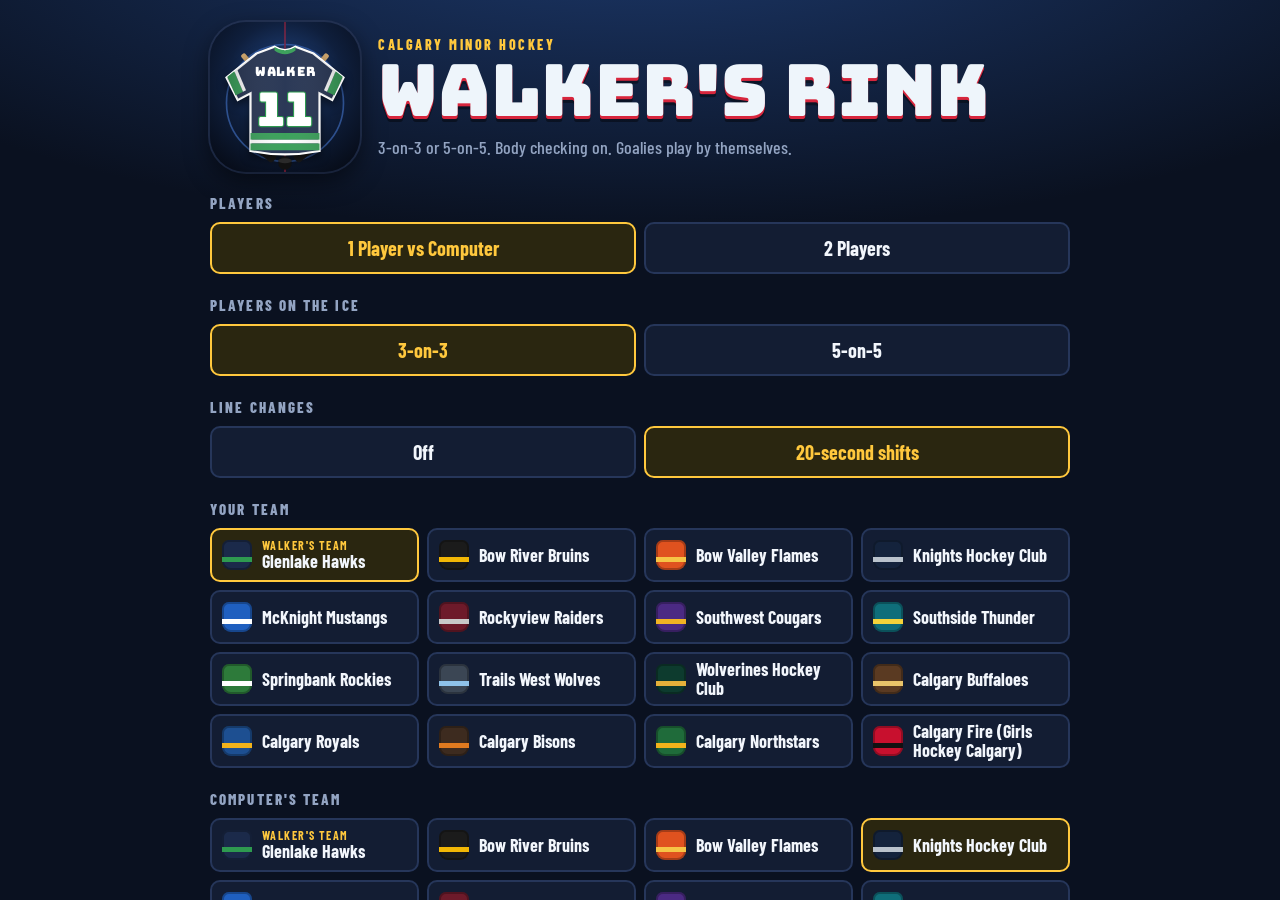
<file: hockey/index.html>
<!doctype html><html lang="en"><head><meta charset="utf-8"><meta name="viewport" content="width=device-width,initial-scale=1,maximum-scale=1,user-scalable=no,viewport-fit=cover"><style>:root{color-scheme:light;box-sizing:border-box;padding-top:env(safe-area-inset-top,0px);padding-bottom:env(safe-area-inset-bottom,0px)}html{scroll-padding-top:env(safe-area-inset-top,0px)}body{margin:0;padding:0;font:14px -apple-system,BlinkMacSystemFont,sans-serif;background:#fff;color:#000}img{max-width:100%}[hidden]:not([hidden=until-found i]){display:none!important}</style>
<link rel="manifest" href="manifest.webmanifest">
<link rel="icon" href="icon-192.png">
<link rel="apple-touch-icon" href="apple-touch-icon.png">
<meta name="theme-color" content="#0a1120">
<meta name="mobile-web-app-capable" content="yes">
<meta name="apple-mobile-web-app-capable" content="yes">
<meta name="apple-mobile-web-app-title" content="Walker's Rink">
<meta name="apple-mobile-web-app-status-bar-style" content="black-translucent">
</head><body>
<title>Walker's Rink</title>
<meta name="claude:viewport-fit-sides" content="cover">
<link rel="stylesheet" href="https://fonts.googleapis.com/css2?family=Bungee&family=Barlow+Condensed:wght@500;700;800&display=swap">
<style>
/* Layout: arena-at-night menu that scrolls; game is one fixed full-screen canvas with thumb controls on top */
:root{
  --night:#0a1120; --stands:#131d33; --line:#26365a; --ice:#eef5fb;
  --red:#d7263d; --blue:#2f6fd6; --gold:#ffc83d; --cyan:#3fd0e8;
  --fg:#f2f6fc; --muted:#93a4c2;
  --display:'Bungee',Impact,'Arial Black',sans-serif;
  --body:'Barlow Condensed','Arial Narrow',Arial,sans-serif;
  color-scheme:dark;
}
html{-webkit-text-size-adjust:100%;text-size-adjust:100%}
button,summary,#menu{touch-action:manipulation}
html,body{height:100%;background:var(--night);color:var(--fg);font-family:var(--body);overflow:hidden;-webkit-user-select:none;user-select:none;-webkit-touch-callout:none;-webkit-tap-highlight-color:transparent}
[hidden]{display:none!important}
button{font-family:inherit;color:inherit;cursor:pointer}
button:focus-visible{outline:3px solid var(--gold);outline-offset:2px}

#menu{position:fixed;inset:0;overflow-y:auto;-webkit-overflow-scrolling:touch;background:
  radial-gradient(120% 60% at 50% -10%,#1d3a6e 0%,transparent 60%),var(--night)}
.wrap{max-width:860px;margin:0 auto;padding-block:calc(env(safe-area-inset-top,0px) + 22px) calc(env(safe-area-inset-bottom,0px) + 40px);
  padding-left:max(16px,env(safe-area-inset-left,0px));padding-right:max(16px,env(safe-area-inset-right,0px));display:grid;gap:22px}
.brand{display:grid;gap:4px;min-width:0}
.hero{display:flex;align-items:center;gap:18px}
.crest{flex:none;width:clamp(96px,22vw,150px);height:auto;border-radius:24%;box-shadow:0 8px 24px #0008,0 0 0 2px var(--line)}
.eyebrow{font-weight:800;letter-spacing:.18em;text-transform:uppercase;color:var(--gold);font-size:14px}
h1{font-family:var(--display);font-weight:400;font-size:clamp(40px,9vw,72px);line-height:.95;margin:0;color:var(--ice);text-wrap:balance;
  text-shadow:0 3px 0 var(--red),0 6px 0 #0006}
.brand p{margin:6px 0 0;color:var(--muted);font-size:18px;font-weight:500}
section{display:grid;gap:10px}
h2{margin:0;font-size:15px;font-weight:800;letter-spacing:.14em;text-transform:uppercase;color:var(--muted)}
.seg{display:flex;flex-wrap:wrap;gap:8px}
#gSeg button{flex-basis:96px}
.seg button{flex:1 1 120px;min-height:52px;border-radius:10px;border:2px solid var(--line);background:var(--stands);font-size:20px;font-weight:700}
.seg button[aria-pressed="true"]{border-color:var(--gold);background:#2a2610;color:var(--gold)}
.teams{display:grid;grid-template-columns:repeat(auto-fill,minmax(170px,1fr));gap:8px}
.team{display:flex;align-items:center;gap:10px;min-height:54px;padding:6px 10px;border-radius:10px;border:2px solid var(--line);background:var(--stands);text-align:left;font-size:18px;font-weight:700;line-height:1.05}
.team[aria-pressed="true"]{border-color:var(--gold);background:#2a2610}
.team .mine{display:block;font-size:12px;letter-spacing:.12em;color:var(--gold);text-transform:uppercase}
.jersey{flex:none;width:30px;height:30px;border-radius:7px 7px 9px 9px;position:relative;box-shadow:inset 0 0 0 2px #0004}
.jersey::after{content:"";position:absolute;left:0;right:0;top:58%;height:5px;background:var(--stripe)}
.go{min-height:64px;border:0;border-radius:12px;background:var(--red);font-family:var(--display);font-size:26px;letter-spacing:.04em;box-shadow:0 5px 0 #7d1020}
.go:active{transform:translateY(3px);box-shadow:0 2px 0 #7d1020}
.stats{background:var(--stands);border:2px solid var(--line);border-radius:10px;padding:12px 14px;display:grid;gap:10px}
.stats .rec{margin:0;font-size:18px}.stats .rec b{font-family:var(--display);font-weight:400;font-size:26px;color:var(--gold);margin-right:6px}.stats .rec span{color:var(--muted)}
.tbl{overflow-x:auto}
.stats table{width:100%;border-collapse:collapse;font-size:18px;font-variant-numeric:tabular-nums}
.stats th{font-size:13px;letter-spacing:.1em;text-transform:uppercase;color:var(--muted);text-align:right;padding:4px 6px;border-bottom:2px solid var(--line)}
.stats td{text-align:right;padding:5px 6px;border-bottom:1px solid var(--line)}
.stats th:first-child,.stats td:first-child{text-align:left}
.stats tr.me td{color:var(--gold);font-weight:800}
.stats .row{display:flex}
.ghost{min-height:44px;padding:0 14px;border-radius:10px;border:2px solid var(--line);background:transparent;font-size:17px;font-weight:700}
.ghost.warn{border-color:var(--red);color:#ff8a7a}
.how{background:var(--stands);border:2px solid var(--line);border-radius:10px;padding:12px 14px;font-size:18px;line-height:1.35}
.how summary{font-weight:800;letter-spacing:.1em;text-transform:uppercase;font-size:15px;color:var(--muted)}
.how ul{margin:10px 0 0;padding-left:20px;display:grid;gap:6px}
.how b{color:var(--gold)}
.note{color:var(--muted);font-size:15px;margin:0}

#game{position:fixed;inset:0;background:var(--night);touch-action:none}
#cv{position:absolute;inset:0;width:100%;height:100%;display:block}
#hud{position:absolute;left:0;right:0;top:calc(env(safe-area-inset-top,0px) + 4px);display:flex;justify-content:center;pointer-events:none;z-index:3}
.sb{display:flex;align-items:stretch;background:#05080fdd;border:2px solid var(--line);border-radius:10px;overflow:hidden;font-variant-numeric:tabular-nums}
.sb .tm{display:flex;align-items:center;gap:6px;padding:2px 10px;font-weight:800;font-size:18px;letter-spacing:.06em}
.sb .chip{width:12px;height:12px;border-radius:3px;box-shadow:inset 0 0 0 2px #0005}
.sb .sc{font-family:var(--display);font-size:24px;padding:0 10px;color:var(--gold);display:flex;align-items:center}
.sb .clk{display:flex;flex-direction:column;align-items:center;justify-content:center;padding:0 12px;background:#000;line-height:1;min-width:64px}
.sb .clk b{font-size:12px;letter-spacing:.14em;color:var(--red)}
.sb .clk span{font-family:var(--display);font-size:18px;color:#ff5a3c}
#pauseBtn{position:absolute;z-index:4;top:calc(env(safe-area-inset-top,0px) + 4px);right:max(10px,env(safe-area-inset-right,0px));width:42px;height:38px;border-radius:9px;border:2px solid var(--line);background:#05080fdd;font-weight:800;font-size:18px}
.zone{position:absolute;top:0;bottom:0;z-index:1}
.btn{position:absolute;z-index:2;border-radius:50%;display:flex;align-items:center;justify-content:center;font-weight:800;letter-spacing:.06em;font-size:15px;background:#0a1120a8;border:3px solid var(--gold);color:var(--gold);touch-action:none}
.btn.p2{border-color:var(--cyan);color:var(--cyan)}
.dpad{position:absolute;z-index:2;border-radius:50%;background:#0a1120a8;border:3px solid var(--gold);touch-action:none}
.dpad.p2{border-color:var(--cyan)}
.dpad .ar{position:absolute;width:0;height:0;border:16px solid transparent;opacity:.75}
.dpad .ar.on{opacity:1;filter:drop-shadow(0 0 6px currentColor)}
.dpad .ar.u{left:50%;top:8%;margin-left:-16px;border-bottom:22px solid var(--gold);border-top:0}
.dpad .ar.d{left:50%;bottom:8%;margin-left:-16px;border-top:22px solid var(--gold);border-bottom:0}
.dpad .ar.l{top:50%;left:8%;margin-top:-16px;border-right:22px solid var(--gold);border-left:0}
.dpad .ar.r{top:50%;right:8%;margin-top:-16px;border-left:22px solid var(--gold);border-right:0}
.dpad.p2 .ar.u{border-bottom-color:var(--cyan)}.dpad.p2 .ar.d{border-top-color:var(--cyan)}.dpad.p2 .ar.l{border-right-color:var(--cyan)}.dpad.p2 .ar.r{border-left-color:var(--cyan)}
.btn.down{background:#ffc83d55}
.btn.p2.down{background:#3fd0e855}
#pens{position:absolute;left:0;right:0;top:calc(env(safe-area-inset-top,0px) + 48px);z-index:3;display:flex;justify-content:center;flex-wrap:wrap;gap:6px;pointer-events:none;padding-inline:60px}
.pen{background:#05080fdd;border:1px solid #ff5a3c;color:#ffd2c8;border-radius:6px;padding:1px 8px;font-weight:800;font-size:14px;font-variant-numeric:tabular-nums}
.pen.pp{border-color:var(--gold);color:var(--gold)}
#fight{position:absolute;left:0;right:0;top:calc(env(safe-area-inset-top,0px) + 50px);z-index:4;display:flex;justify-content:center;align-items:center;gap:10px;pointer-events:none;padding-inline:16px}
#fight[hidden]{display:none}
.fb{display:grid;gap:3px;width:min(34vw,240px);font-weight:800;font-size:14px;color:#fff;text-shadow:0 1px 0 #000}
.fb i{display:block;height:12px;border-radius:6px;background:#05080fdd;border:2px solid var(--line);overflow:hidden}
.fb b{display:block;height:100%;width:100%;background:linear-gradient(90deg,var(--red),var(--gold));transition:width .12s}
.vs{font-family:var(--display);color:var(--red);font-size:22px;text-shadow:0 2px 0 #000}
.btn.off{opacity:.35}
#banner{position:absolute;left:0;right:0;top:34%;z-index:3;text-align:center;pointer-events:none;font-family:var(--display);font-size:clamp(34px,9vw,80px);color:var(--gold);text-shadow:0 4px 0 #000a;line-height:1}
#banner small{display:block;font-family:var(--body);font-weight:800;font-size:clamp(18px,3.5vw,28px);color:#fff;letter-spacing:.06em;margin-top:8px}
#panel{position:absolute;inset:0;z-index:5;display:flex;align-items:center;justify-content:center;background:#05080fcc;padding:16px}
.card{background:var(--stands);border:2px solid var(--line);border-radius:14px;padding:18px 20px;display:grid;gap:12px;min-width:min(340px,100%);max-width:520px;text-align:center}
.card h3{margin:0;font-family:var(--display);font-weight:400;font-size:30px;color:var(--gold)}
.card p{margin:0;font-size:19px;color:var(--fg)}
.card .row{display:flex;gap:8px;flex-wrap:wrap}
.card .row button{flex:1 1 130px;min-height:50px;border-radius:10px;border:2px solid var(--line);background:var(--night);font-size:19px;font-weight:800}
.card .row button.primary{background:var(--red);border-color:var(--red)}
.final{font-family:var(--display);font-size:34px;display:flex;justify-content:center;gap:14px;align-items:center}
.final span{font-family:var(--body);font-size:20px;font-weight:800}
#rotate{display:none}
@media (orientation:portrait){
  #rotate{display:flex;position:absolute;inset:0;z-index:9;background:var(--night);align-items:center;justify-content:center;flex-direction:column;gap:12px;font-size:24px;font-weight:800;text-align:center;padding:24px}
  #rotate .ph{width:46px;height:78px;border:4px solid var(--gold);border-radius:10px;animation:turn 1.6s ease-in-out infinite}
}
@keyframes turn{0%,20%{transform:rotate(0)}60%,100%{transform:rotate(-90deg)}}
@media (prefers-reduced-motion:reduce){#rotate .ph{animation:none;transform:rotate(-90deg)}}
</style>

<div id="menu">
  <div class="wrap">
    <header class="hero">
      <svg class="crest" viewBox="0 0 200 200" role="img" aria-label="Walker's number 11 Glenlake jersey">
<defs>
<radialGradient id="bg" cx="50%" cy="38%" r="70%"><stop offset="0" stop-color="#244a8a"/><stop offset=".55" stop-color="#0f1f3d"/><stop offset="1" stop-color="#070d1a"/></radialGradient>
<clipPath id="jc"><path id="jp" d="M62 42 L86 33 Q100 42 114 33 L138 42 L178 74 L163 104 L146 95 L146 172 Q100 181 54 172 L54 95 L37 104 L22 74 Z"/></clipPath>
<linearGradient id="sh" x1="0" x2="1"><stop offset="0" stop-color="#000" stop-opacity=".28"/><stop offset=".5" stop-color="#fff" stop-opacity=".07"/><stop offset="1" stop-color="#000" stop-opacity=".28"/></linearGradient>
</defs>
<rect width="200" height="200" fill="url(#bg)"/>
<g opacity=".5" fill="none" stroke-width="2.2"><circle cx="100" cy="108" r="78" stroke="#4f86e8"/><line x1="100" y1="0" x2="100" y2="200" stroke="#d7263d"/></g>
<g transform="rotate(-40 100 110)"><rect x="96" y="22" width="7" height="150" rx="3" fill="#c9a26b"/><path d="M96 168 h7 v6 q0 8 -10 8 h-26 q-4 0 -4 -5 v-3 q0 -6 8 -6 z" fill="#1b1b1b"/></g>
<g transform="rotate(40 100 110)"><rect x="97" y="22" width="7" height="150" rx="3" fill="#c9a26b"/><path d="M104 168 h-7 v6 q0 8 10 8 h26 q4 0 4 -5 v-3 q0 -6 -8 -6 z" fill="#1b1b1b"/></g>
<g filter="drop-shadow(0 6px 6px rgba(0,0,0,.55))">
<use href="#jp" fill="#1b2a4a" stroke="#ffffff" stroke-width="3"/>
<g clip-path="url(#jc)">
<rect x="0" y="148" width="200" height="9" fill="#2e9a50"/><rect x="0" y="157" width="200" height="5" fill="#fff"/><rect x="0" y="162" width="200" height="9" fill="#2e9a50"/>
<polygon points="20,66 34,98 44,93 30,60" fill="#2e9a50"/><polygon points="30,60 44,93 48,91 34,58" fill="#fff"/>
<polygon points="180,66 166,98 156,93 170,60" fill="#2e9a50"/><polygon points="170,60 156,93 152,91 166,58" fill="#fff"/>
<path d="M86 33 Q100 42 114 33 L114 38 Q100 48 86 38 Z" fill="#2e9a50"/>
<rect width="200" height="200" fill="url(#sh)"/>
</g>
<text x="100" y="72" text-anchor="middle" font-family="Bungee, Impact, Arial Black, sans-serif" font-size="17" fill="#fff" letter-spacing="1">WALKER</text>
<text x="100" y="138" text-anchor="middle" font-family="Bungee, Impact, Arial Black, sans-serif" font-size="62" fill="#fff" stroke="#2e9a50" stroke-width="3" paint-order="stroke">11</text>
</g>
<circle cx="100" cy="188" r="9" fill="#111"/><ellipse cx="100" cy="185" rx="9" ry="3.4" fill="#2a2a2a"/>
</svg>

      <div class="brand">
        <div class="eyebrow">Calgary minor hockey</div>
        <h1>Walker's Rink</h1>
        <p>3-on-3 or 5-on-5. Body checking on. Goalies play by themselves.</p>
      </div>
    </header>
    <section>
      <h2>Players</h2>
      <div class="seg" id="modeSeg"><button id="m1" data-v="1">1 Player vs Computer</button><button id="m2" data-v="2">2 Players</button></div>
    </section>
    <section>
      <h2>Players on the ice</h2>
      <div class="seg" id="sizeSeg"><button id="z3" data-v="3">3-on-3</button><button id="z5" data-v="5">5-on-5</button></div>
    </section>
    <section>
      <h2>Line changes</h2>
      <div class="seg" id="shiftSeg"><button id="sh0" data-v="0">Off</button><button id="sh20" data-v="20">20-second shifts</button></div>
    </section>
    <section>
      <h2 id="t1Label">Your team</h2>
      <div class="teams" id="t1"></div>
    </section>
    <section>
      <h2 id="t2Label">Computer's team</h2>
      <div class="teams" id="t2"></div>
    </section>
    <section>
      <h2>Your goalie</h2>
      <div class="seg" id="gSeg"></div>
    </section>
    <section id="diffSec">
      <h2>Computer level</h2>
      <div class="seg" id="diffSeg"><button id="dE" data-v="easy">Easy</button><button id="dM" data-v="medium">Medium</button><button id="dH" data-v="hard">Hard</button></div>
    </section>
    <section>
      <h2>Game speed</h2>
      <div class="seg" id="spdSeg"><button id="sS" data-v="slow">Slow</button><button id="sM" data-v="medium">Medium</button><button id="sF" data-v="fast">Fast</button></div>
    </section>
    <section>
      <h2>Period length</h2>
      <div class="seg" id="lenSeg"><button id="l1" data-v="1">1 min (3-min game)</button><button id="l2" data-v="2">2 min</button><button id="l3" data-v="3">3 min</button></div>
    </section>
    <section>
      <h2>If it's tied after 3 periods</h2>
      <div class="seg" id="tieSeg"><button id="tOT" data-v="ot">Overtime</button><button id="tSO" data-v="so">Shootout</button></div>
    </section>
    <button id="go" class="go">Drop the puck</button>
    <section class="stats">
      <h2>Team stats</h2>
      <div id="statsBody"></div>
      <div class="row"><button id="resetStats" class="ghost">Start a new set of games</button></div>
    </section>
    <details class="how" open>
      <summary>How to play</summary>
      <ul>
        <li><b>Skate:</b> hold the arrow pad in the bottom-left corner. Slide your thumb to change direction.</li>
        <li><b>With the puck:</b> PASS, or SHOOT. Hold SHOOT for a harder shot. Push up or down while you shoot to pick a corner.</li>
        <li><b>Without the puck:</b> SWITCH jumps to the player closest to the puck. CHECK throws a body check.</li>
        <li><b>2 Players:</b> Player 1 uses the arrow pad and buttons on the left, Player 2 the ones on the right.</li>
        <li><b>Line changes:</b> every 20 seconds of play the lines swap on the fly. Pick 1 min periods for a 3-minute game. The player with the puck stays on until he loses it.</li>
        <li><b>Tied after 3 periods:</b> pick Overtime (next goal wins) or Shootout (3 shooters each, then sudden death).</li>
        <li><b>SLASH:</b> whack a player or the goalie with your stick to knock the puck loose. A high stick is a penalty.</li>
        <li><b>FIGHT:</b> lights up when you're right beside someone. Tap any button fast to punch. Both fighters go to the penalty box.</li>
        <li><b>Shootout:</b> skate in alone and SHOOT. One shot, no rebounds.</li>
        <li>Turn the ringer on to hear the goal horn.</li>
      </ul>
    </details>
    <p class="note">Glenlake colours are navy and green. Other teams use placeholder colours until we confirm them. Home team wears dark, away team wears white.</p>
  </div>
</div>

<div id="game" hidden>
  <canvas id="cv"></canvas>
  <div id="hud"><div class="sb">
    <span class="tm"><i class="chip" id="hC"></i><span id="hN">HOM</span></span><span class="sc" id="hS">0</span>
    <span class="clk"><b id="per">1ST</b><span id="clk">2:00</span></span>
    <span class="sc" id="aS">0</span><span class="tm"><span id="aN">AWY</span><i class="chip" id="aC"></i></span>
  </div></div>
  <button id="pauseBtn" aria-label="Pause">II</button>
  <div id="controls"></div>
  <div id="pens"></div>
  <div id="fight" hidden><div class="fb"><span id="fA"></span><i><b id="hA"></b></i></div><div class="vs">VS</div><div class="fb"><span id="fB"></span><i><b id="hB"></b></i></div></div>
  <div id="banner"></div>
  <div id="panel" hidden></div>
  <div id="rotate"><div class="ph"></div>Turn the phone sideways to play</div>
</div>
<div id="sa" style="position:fixed;top:0;left:0;visibility:hidden;pointer-events:none;padding:env(safe-area-inset-top,0px) env(safe-area-inset-right,0px) env(safe-area-inset-bottom,0px) env(safe-area-inset-left,0px)"></div>

<script>
(()=>{
const $=s=>document.querySelector(s);
const W=200,H=85,CR=24,GL=11,CY=H/2,NETW=8,NETD=3.6,PR=2.5,GR=3,PUCKR=.6;
const rand=(a,b)=>a+Math.random()*(b-a), clamp=(v,a,b)=>v<a?a:v>b?b:v, hyp=Math.hypot;

// Hockey Calgary community associations plus the AA/AAA clubs. Colours are invented for the game.
const TEAMS=[
 {id:'glenlake',name:'Glenlake Hawks',short:'GLH',c1:'#1b2a4a',c2:'#2e9a50'},
 {id:'bowriver',name:'Bow River Bruins',short:'BRB',c1:'#1b1b1b',c2:'#f2b705'},
 {id:'bowvalley',name:'Bow Valley Flames',short:'BVF',c1:'#e0521f',c2:'#f6c445'},
 {id:'knights',name:'Knights Hockey Club',short:'KNI',c1:'#14233c',c2:'#b9c2cc'},
 {id:'mcknight',name:'McKnight Mustangs',short:'MCK',c1:'#1f5fbf',c2:'#ffffff'},
 {id:'raiders',name:'Rockyview Raiders',short:'RVR',c1:'#6d1a2a',c2:'#c9c9c9'},
 {id:'southwest',name:'Southwest Cougars',short:'SWC',c1:'#4b2a83',c2:'#f0b323'},
 {id:'southside',name:'Southside Thunder',short:'SST',c1:'#0f6e7a',c2:'#f5d33a'},
 {id:'springbank',name:'Springbank Rockies',short:'SBR',c1:'#2d7a3a',c2:'#ffffff'},
 {id:'trailswest',name:'Trails West Wolves',short:'TWW',c1:'#3b4654',c2:'#8fc3ea'},
 {id:'wolverines',name:'Wolverines Hockey Club',short:'WOL',c1:'#0d3b2e',c2:'#e5b13a'},
 {id:'buffaloes',name:'Calgary Buffaloes',short:'BUF',c1:'#5a3a22',c2:'#e9c46a'},
 {id:'royals',name:'Calgary Royals',short:'ROY',c1:'#1d4f91',c2:'#f2b31b'},
 {id:'bisons',name:'Calgary Bisons',short:'BIS',c1:'#3d2b1f',c2:'#e07a1f'},
 {id:'northstars',name:'Calgary Northstars',short:'NST',c1:'#1f6b3a',c2:'#f2b31b'},
 {id:'fire',name:'Calgary Fire (Girls Hockey Calgary)',short:'FIR',c1:'#c8102e',c2:'#111111'},
];
const TB=Object.fromEntries(TEAMS.map(t=>[t.id,t]));
const NAMES=['Liam','Noah','Owen','Jack','Ben','Lucas','Ethan','Max','Cole','Ryan','Eli','Nate','Sam','Leo','Finn','Jake','Theo','Luke','Gabe','Mason','Hunter','Carter','Logan','Tyler','Avery','Emma','Ava','Maya','Zoe','Kate','Brody','Jonah','Reid','Quinn','Mila','Isla'];
// Walker's real Glenlake Hawks teammates. Add a number to lock someone's jersey number.
const HAWKS=[{name:'Cooper',num:7},{name:'Harley',num:4},{name:'Roman',num:9},{name:'Reese',num:22},{name:'Freddy',num:17},{name:'Evan',num:3},{name:'Kyler',num:19},{name:'Theo',num:8},{name:'Daniel',num:14},{name:'Isaac',num:5},{name:'Jordan',num:27},{name:'Rory',num:12}];
const DIFF={
 easy:  {spd:.72,gk:.5,range:32,think:.6,check:.05,steal:.18,acc:.14},
 medium:{spd:.94,gk:.72,range:46,think:.30,check:.30,steal:.60,acc:.065},
 hard:  {spd:1.03,gk:.82,range:54,think:.18,check:.55,steal:.90,acc:.045}};
const HUMAN={spd:1,gk:.76,range:46,think:.3,check:.3,steal:.6,acc:.05};

// ---------- settings ----------
let S={mode:1,t1:'glenlake',t2:'knights',diff:'easy',len:2,tie:'ot',speed:'slow',size:3,goalie:'',shift:20};
const SPEEDS={slow:.6,medium:.8,fast:1};
try{const s=JSON.parse(localStorage.getItem('walkersRink')||'null'); if(s) S={...S,...s};}catch(e){}
if(!TB[S.t1]) S.t1='glenlake'; if(!TB[S.t2]) S.t2='knights';
function save(){try{localStorage.setItem('walkersRink',JSON.stringify(S))}catch(e){}}

function renderMenu(){
  for(const id of ['t1','t2']){
    const box=$('#'+id); box.innerHTML='';
    for(const t of TEAMS){
      const b=document.createElement('button'); b.className='team'; b.id=id+'-'+t.id;
      b.setAttribute('aria-pressed',S[id]===t.id);
      b.innerHTML=`<span class="jersey" style="background:${t.c1};--stripe:${t.c2}"></span><span>${t.id==='glenlake'?'<span class="mine">Walker\'s team</span>':''}${t.name}</span>`;
      b.onclick=()=>{S[id]=t.id;save();renderMenu();};
      box.appendChild(b);
    }
  }
  const seg=(sel,key,cast)=>document.querySelectorAll(sel+' button').forEach(b=>{
    b.setAttribute('aria-pressed',String(S[key])===b.dataset.v);
    b.onclick=()=>{S[key]=cast(b.dataset.v);save();renderMenu();};});
  seg('#modeSeg','mode',Number); seg('#diffSeg','diff',String); seg('#lenSeg','len',Number); seg('#tieSeg','tie',String); seg('#spdSeg','speed',String); seg('#sizeSeg','size',Number); seg('#shiftSeg','shift',Number);
  $('#gSeg').innerHTML=['Random',...HAWKS.map(h=>h.name)].map(n=>`<button id="g-${n}" data-v="${n==='Random'?'':n}">${n}</button>`).join('');
  seg('#gSeg','goalie',String);
  $('#diffSec').hidden=S.mode===2;
  $('#t1Label').textContent=S.mode===2?'Player 1 team':'Your team';
  $('#t2Label').textContent=S.mode===2?'Player 2 team':"Computer's team";
}
renderMenu();

// ---------- audio ----------
const AU={ctx:null,on:true,nb:null};
function audioInit(){
  if(!AU.ctx){try{AU.ctx=new (window.AudioContext||window.webkitAudioContext)();}catch(e){}}
  if(AU.ctx&&AU.ctx.state!=='running'){try{AU.ctx.resume()}catch(e){}}
  if(AU.ctx&&!AU.nb){const c=AU.ctx,n=c.sampleRate*2,b=c.createBuffer(1,n,c.sampleRate),d=b.getChannelData(0);for(let i=0;i<n;i++)d[i]=Math.random()*2-1;AU.nb=b;}
}
function env(g,t,a,peak,hold,rel){g.gain.setValueAtTime(0,t);g.gain.linearRampToValueAtTime(peak,t+a);g.gain.setValueAtTime(peak,t+a+hold);g.gain.linearRampToValueAtTime(0,t+a+hold+rel);}
function noise(dur,type,freq,q,peak,a=.01){
  const c=AU.ctx; if(!c||!AU.on) return; const t=c.currentTime;
  const s=c.createBufferSource(); s.buffer=AU.nb; s.loop=true;
  const f=c.createBiquadFilter(); f.type=type; f.frequency.value=freq; f.Q.value=q;
  const g=c.createGain(); env(g,t,a,peak,Math.max(0,dur-a-dur*.4),dur*.4);
  s.connect(f).connect(g).connect(c.destination); s.start(t); s.stop(t+dur+.05);
}
const sfx={
  horn(){const c=AU.ctx; if(!c||!AU.on) return; const t=c.currentTime;
    const g=c.createGain(); env(g,t,.05,.32,2.1,.45);
    const lp=c.createBiquadFilter(); lp.type='lowpass'; lp.frequency.value=1100; lp.connect(g).connect(c.destination);
    for(const f of [116.5,146.8,174.6,233]){const o=c.createOscillator();o.type='sawtooth';o.frequency.value=f;o.connect(lp);o.start(t);o.stop(t+2.7);}
    noise(3.2,'bandpass',900,.5,.22,.4);},
  whistle(){const c=AU.ctx; if(!c||!AU.on) return; const t=c.currentTime;
    const o=c.createOscillator(); o.frequency.value=2900; const l=c.createOscillator(); l.frequency.value=28; const lg=c.createGain(); lg.gain.value=140; l.connect(lg).connect(o.frequency);
    const g=c.createGain(); env(g,t,.02,.12,.45,.08); o.connect(g).connect(c.destination); o.start(t);l.start(t);o.stop(t+.6);l.stop(t+.6);},
  stick(){noise(.05,'highpass',2500,.7,.25,.002);},
  shot(){noise(.08,'bandpass',1600,.8,.45,.002);},
  hit(){const c=AU.ctx; if(!c||!AU.on) return; const t=c.currentTime; const o=c.createOscillator(); o.frequency.setValueAtTime(110,t); o.frequency.exponentialRampToValueAtTime(40,t+.25);
    const g=c.createGain(); env(g,t,.005,.5,.05,.2); o.connect(g).connect(c.destination); o.start(t); o.stop(t+.3); noise(.18,'lowpass',500,.7,.4,.003);},
  save(){noise(.12,'lowpass',900,.8,.35,.003);},
  groan(){noise(1.4,'bandpass',420,.6,.12,.2);}
};

// ---------- game state ----------
let G=null;
const rel=(T,x)=>T.dir>0?x:W-x;
const oppGoalX=T=>T.dir>0?W-GL:GL;
function shuffle(a){for(let i=a.length-1;i>0;i--){const j=Math.random()*(i+1)|0;[a[i],a[j]]=[a[j],a[i]];}return a;}
function mkP(T,role,name,num,isG){return {team:T,role,name,num,isG,x:0,y:0,vx:0,vy:0,face:T.dir>0?0:Math.PI,stun:0,checking:0,checkCd:0,noPick:0,protect:0,think:0,hold:0,checked:-1,beaten:0,goals:0,assists:0,saves:0,box:0,slashT:0,slashCd:0,jx:rand(-3,3),jy:rand(-3,3)};}
function makeTeam(def,dir,home,human,walker){
  const T={def,dir,home,human,score:0,shots:0,skaters:[],goalie:null,ctrl:null,lastSwitch:0,chaser:null};
  const used=new Set(walker?[11]:[]), gPick=walker&&HAWKS.some(h=>h.name===S.goalie)?S.goalie:null, names=walker?shuffle(HAWKS.map(h=>h.name).filter(n=>n!==gPick)):shuffle(NAMES.filter(n=>!HAWKS.some(h=>h.name===n))), num=()=>{let n;do{n=2+(Math.random()*97|0)}while(used.has(n));used.add(n);return n;};
  for(const r of (S.size===3?['C','LW','RD']:['C','LW','RW','LD','RD'])) T.skaters.push(walker&&r==='C'?mkP(T,r,'Walker',11,false):(n=>mkP(T,r,n,walker&&HAWKS.find(h=>h.name===n&&h.num&&!used.has(h.num))?(used.add(HAWKS.find(h=>h.name===n).num),HAWKS.find(h=>h.name===n).num):num(),false))(names.pop()));
  T.spare=[];
  if(S.shift>0) for(const r of T.skaters.map(p=>p.role)){const n=names.pop(), h=walker&&HAWKS.find(x=>x.name===n&&x.num&&!used.has(x.num)); if(h) used.add(h.num); T.spare.push(mkP(T,r,n,h?h.num:num(),false));}
  const gName=gPick||names.pop(), gH=walker&&HAWKS.find(h=>h.name===gName);
  T.goalie=mkP(T,'G',gName,gH&&gH.num?gH.num:[30,31,35,1][Math.random()*4|0],true);
  T.ctrl=T.skaters[0]; return T;
}
function newGame(){
  const A=makeTeam(TB[S.t1],1,true,0,true);
  const B=makeTeam(TB[S.t2],-1,false,S.mode===2?1:null,false);
  A.prof=HUMAN; B.prof=S.mode===2?HUMAN:DIFF[S.diff]; A.opp=B; B.opp=A;
  G={teams:[A,B],puck:{x:W/2,y:CY,vx:0,vy:0,owner:null,checkId:0,isShot:false,lastTeam:null,lastPlayer:null,passTo:null,passT:0,inNet:false},
     period:1,clock:S.len*60,shiftT:S.shift,state:'faceoff',timer:0,t:0,floats:[],shake:0,paused:false};
  for(const T of G.teams){const t=T.def;
    const chip=T.home?t.c1:'#ffffff';
    if(T.home){$('#hN').textContent=t.short;$('#hC').style.background=chip;$('#hC').style.boxShadow='inset 0 0 0 2px '+t.c2;}
    else{$('#aN').textContent=t.short;$('#aC').style.background=chip;$('#aC').style.boxShadow='inset 0 0 0 3px '+t.c1;}}
  faceoff();
}
function faceoff(){
  const spots={C:[97.2,CY],LW:[88,CY-17],RW:[88,CY+17],LD:[68,CY-13],RD:[68,CY+13]};
  for(const T of G.teams){
    for(const p of T.skaters){const s=spots[p.role]; p.bench=p.box>0; p.x=rel(T,s[0]); p.y=T.dir>0?s[1]:H-s[1]; Object.assign(p,{vx:0,vy:0,stun:0,checking:0,noPick:0,face:T.dir>0?0:Math.PI});}
    const g=T.goalie; g.x=rel(T,GL+2.5); g.y=CY; g.vx=g.vy=0; g.hold=0; g.stun=0;
    T.ctrl=T.skaters[0];
  }
  Object.assign(G.puck,{x:W/2,y:CY,vx:0,vy:0,owner:null,inNet:false,passTo:null,isShot:false,assist:null,lastPlayer:null,lastTeam:null}); G.puck.checkId++;
  for(const c of CT){c.passEdge=c.shootEdge=c.relEdge=c.slashEdge=c.fightEdge=false;}
  G.state='faceoff'; G.timer=1.5; banner('Get ready','');
}

// ---------- actions ----------
function stickPos(p){return {x:p.x+Math.cos(p.face)*(PR+1.1),y:p.y+Math.sin(p.face)*(PR+1.1)};}
function give(p){const pk=G.puck; const lp=pk.lastPlayer; if(lp&&lp.team!==p.team) pk.assist=null; else if(lp&&lp!==p) pk.assist=lp; pk.owner=p; pk.passTo=null; pk.isShot=false; pk.lastTeam=p.team; pk.lastPlayer=p; p.protect=.35; sfx.stick();}
function release(p,vx,vy,isShot){
  const pk=G.puck, sp=p.isG?{x:p.x+p.team.dir*(GR+1),y:p.y}:stickPos(p);
  pk.owner=null; pk.x=sp.x; pk.y=sp.y; pk.vx=vx+p.vx*.3; pk.vy=vy+p.vy*.3; pk.checkId++; pk.isShot=isShot; pk.lastTeam=p.team; pk.lastPlayer=p; p.noPick=.3; pk.passTo=null;
}
function pass(p,m){
  const d=hyp(m.x-p.x,m.y-p.y), sp=82, t=d/sp, tx=m.x+m.vx*t*.9, ty=m.y+m.vy*t*.9, dd=hyp(tx-p.x,ty-p.y)||1;
  p.face=Math.atan2(ty-p.y,tx-p.x);
  release(p,(tx-p.x)/dd*sp,(ty-p.y)/dd*sp,false); G.puck.passTo=m; G.puck.passT=1.4; sfx.stick();
}
function shoot(p,power,aimY){
  const T=p.team, gx=oppGoalX(T), ty=CY+aimY*(NETW/2-.5), d=hyp(gx-p.x,ty-p.y);
  const ang=Math.atan2(ty-p.y,gx-p.x)+(Math.random()-.5)*2*T.prof.acc*(1+d/40);
  const sp=95+65*power; p.face=ang;
  release(p,Math.cos(ang)*sp,Math.sin(ang)*sp,true); sfx.shot();
  if(G.so){G.so.shot=true;G.so.since=0;p.noPick=99;} else T.shots++;
}
function segDist(px,py,ax,ay,bx,by){const dx=bx-ax,dy=by-ay,l=dx*dx+dy*dy||1,t=clamp(((px-ax)*dx+(py-ay)*dy)/l,0,1);return hyp(px-ax-t*dx,py-ay-t*dy);}
function bestPass(p,T,dv){
  let best=null,bs=-1e9; const O=T.opp, foes=O.skaters.concat([O.goalie]);
  for(const m of T.skaters){
    if(m===p||m.stun>0||m.bench) continue; const dx=m.x-p.x,dy=m.y-p.y,d=hyp(dx,dy); if(d<7||d>110) continue;
    let s=100-d*.4;
    for(const o of foes) if(segDist(o.x,o.y,p.x,p.y,m.x,m.y)<3.4) s-=55;
    if(dv){const dl=hyp(dv.x,dv.y)||1, dot=(dx*dv.x+dy*dv.y)/(d*dl); s+=dot*90; if(dot<.1) s-=120;}
    else s+=(rel(T,m.x)-rel(T,p.x))*.35;
    if(s>bs){bs=s;best=m;}
  }
  return dv?best:(bs>20?best:null);
}
function doCheck(p,ang){p.checking=.32;p.checkCd=p.team.human!=null?.6:1.2;p.face=ang;p.vx=Math.cos(ang)*46;p.vy=Math.sin(ang)*46;}
function hit(a,b){
  b.stun=1.1; b.vx=a.vx*.8; b.vy=a.vy*.8; a.checking=0; a.vx*=.3; a.vy*=.3;
  const pk=G.puck; if(pk.owner===b){pk.owner=null; const s=stickPos(b); pk.x=s.x;pk.y=s.y; pk.vx=b.vx*1.2+rand(-12,12); pk.vy=b.vy*1.2+rand(-12,12); pk.checkId++; pk.isShot=false; b.noPick=.8;}
  float('CHECK!',b.x,b.y-4,'#ffc83d'); G.shake=.22; sfx.hit();
  if(S.mode===1&&G.state==='play'&&a.team.human!=null&&b.team.human==null&&Math.random()<.12){b.stun=0;startFight(a,b,`#${b.num} ${b.name.toUpperCase()} drops the gloves!`);}
}
function float(txt,x,y,col){G.floats.push({txt,x,y,col,t:1});}
// ---------- slashing, penalties, fights ----------
const onIce=T=>T.skaters.filter(p=>!p.bench);
const penLen=major=>major?Math.max(30,S.len*22):Math.max(20,S.len*15);
const tag=p=>`${p.team.def.short} #${p.num} ${p.name.toUpperCase()}`;
function callPenalty(p,why,major){
  const T=p.team; if(onIce(T).length<=1) return false;
  Object.assign(p,{box:penLen(major),boxWhy:why,major:!!major,bench:true,stun:0,checking:0});
  if(G.puck.owner===p) G.puck.owner=null;
  if(T.ctrl===p) switchPlayer(T);
  return true;
}
function lineChange(T){
  let n=0;
  for(let i=0;i<T.skaters.length;i++){
    const p=T.skaters[i]; if(!p.due||p.box>0||p.stun>0||G.puck.owner===p) continue;
    const j=T.spare.findIndex(q=>q.role===p.role); if(j<0){p.due=false;continue;}
    const q=T.spare.splice(j,1)[0]; T.spare.push(p); T.skaters[i]=q; p.due=false; n++;
    Object.assign(q,{bench:false,due:false,x:clamp(W/2-T.dir*8+rand(-10,10),CR,W-CR),y:PR+1,vx:0,vy:12,stun:0,checking:0,noPick:0,protect:0,face:T.dir>0?0:Math.PI});
    if(T.ctrl===p) T.ctrl=q; if(G.puck.passTo===p) G.puck.passTo=null;
  }
  if(n&&T.human!=null) float('LINE CHANGE',W/2-T.dir*8,PR+9,'#3fd0e8');
}
function stopForPenalty(big,small,t){sfx.whistle();G.state='penalty';G.timer=t||2.6;banner(big,small);}
function doSlash(p){
  if(G.so||p.slashCd>0||p.stun>0||p.bench) return; p.slashT=.25; p.slashCd=.55; sfx.stick();
  const T=p.team, tx=p.x+Math.cos(p.face)*(PR+2.2), ty=p.y+Math.sin(p.face)*(PR+2.2);
  let best=null,bd=1e9;
  for(const o of onIce(T.opp).concat([T.opp.goalie])){const d=hyp(o.x-tx,o.y-ty);if(d<(o.isG?GR:PR)+2&&d<bd){bd=d;best=o;}}
  if(!best) return;
  const high=Math.random()<(best.isG?.6:.33), pk=G.puck;
  best.stun=best.isG?1.2:.8;
  if(pk.owner===best){best.hold=0;pk.owner=null;const sp=best.isG?{x:best.x,y:best.y}:stickPos(best);pk.x=sp.x;pk.y=sp.y;pk.vx=Math.cos(p.face)*25+rand(-10,10);pk.vy=Math.sin(p.face)*25+rand(-10,10);pk.checkId++;pk.isShot=false;best.noPick=.6;}
  float(high?'HIGH STICK!':'WHACK!',best.x,best.y-4,high?'#ff5a3c':'#ffc83d'); sfx.hit(); G.shake=.12;
  if(high&&G.state==='play'&&callPenalty(p,best.isG?'Slashing the goalie':'High-sticking',false))
    stopForPenalty('PENALTY!',`${tag(p)} · ${p.boxWhy}`);
}
function startFight(a,b,msg){
  const pk=G.puck; if(pk.owner&&!pk.owner.isG){pk.owner=null;} pk.vx=pk.vy=0;
  const mx=(a.x+b.x)/2, my=(a.y+b.y)/2;
  a.x=mx-3;b.x=mx+3;a.y=b.y=my;a.face=0;b.face=Math.PI;
  for(const p of [a,b]) Object.assign(p,{vx:0,vy:0,stun:0,checking:0});
  G.state='fight'; G.fight={f:[a,b],hp:[100,100],cpuT:.6};
  $('#fA').textContent=tag(a);$('#fB').textContent=tag(b);$('#hA').style.width=$('#hB').style.width='100%';$('#fight').hidden=false;
  banner('FIGHT!',msg||'Tap any button fast to punch!'); noise(1.8,'bandpass',900,.5,.22,.2);
}
function punch(i){
  const F=G.fight, o=1-i, v=F.f[o]; F.hp[o]-=rand(6,11); v.x+=(o?1:-1)*.6;
  float(['POW!','BAM!','BOP!'][Math.random()*3|0],v.x,v.y-4,'#ffc83d'); G.shake=.1; noise(.1,'lowpass',600,.8,.4,.003);
  $(o?'#hB':'#hA').style.width=Math.max(0,F.hp[o])+'%';
  if(F.hp[o]<=0) endFight(i);
}
function fightStep(dt){
  const F=G.fight; if(!F) return;
  for(let i=0;i<2;i++){
    const h=F.f[i].team.human;
    if(h!=null){const c=CT[h];const n=(c.passEdge?1:0)+(c.shootEdge?1:0)+(c.slashEdge?1:0)+(c.fightEdge?1:0);c.passEdge=c.shootEdge=c.relEdge=c.slashEdge=c.fightEdge=false;c.charge=0;if(n&&G.fight)punch(i);}
    else{F.cpuT-=dt;if(F.cpuT<=0){const r={easy:2,medium:3,hard:4.2}[S.diff]||3;F.cpuT=rand(.7,1.3)/r;punch(i);}}
    if(!G.fight) return;
  }
}
function endFight(w){
  const F=G.fight, win=F.f[w], lose=F.f[1-w]; G.fight=null; $('#fight').hidden=true;
  lose.stun=1; noise(2.5,'bandpass',900,.5,.25,.3);
  callPenalty(win,'Fighting',true); callPenalty(lose,'Fighting',true);
  stopForPenalty(`${win.name.toUpperCase()} WINS!`,'5-minute majors for fighting',3.2);
}
let penCache='';
function updPens(){
  const out=[];
  for(const T of G.teams){
    const n=onIce(T).length, m=onIce(T.opp).length;
    if(n>m&&G.state!=='final') out.push(`<span class="pen pp">${T.def.short} POWER PLAY</span>`);
    for(const p of T.skaters) if(p.box>0){const c=Math.ceil(p.box);out.push(`<span class="pen">${T.def.short} #${p.num} · ${p.boxWhy} · ${Math.floor(c/60)}:${String(c%60).padStart(2,'0')}</span>`);}
  }
  const h=out.join(''); if(h!==penCache){penCache=h;$('#pens').innerHTML=h;}
}
function banner(big,small){$('#banner').innerHTML=big?`${big}${small?`<small>${small}</small>`:''}`:'';}

// ---------- movement ----------
function steer(p,dvx,dvy,acc,dt){let ax=dvx-p.vx,ay=dvy-p.vy,a=hyp(ax,ay),m=acc*dt;if(a>m){ax=ax/a*m;ay=ay/a*m;}p.vx+=ax;p.vy+=ay;}
function moveTo(p,tx,ty,max,acc,dt){const dx=tx-p.x,dy=ty-p.y,d=hyp(dx,dy);let vx=0,vy=0;if(d>.6){const s=Math.min(max,d*3.2);vx=dx/d*s;vy=dy/d*s;}steer(p,vx,vy,acc,dt);}
function angLerp(a,b,t){let d=((b-a+Math.PI*3)%(Math.PI*2))-Math.PI;return a+d*t;}
function confine(o,r,e){
  const cx=clamp(o.x,CR,W-CR),cy=clamp(o.y,CR,H-CR),dx=o.x-cx,dy=o.y-cy;
  if(dx!==0&&dy!==0){const d=hyp(dx,dy);if(d>CR-r){const nx=dx/d,ny=dy/d;o.x=cx+nx*(CR-r);o.y=cy+ny*(CR-r);const vn=o.vx*nx+o.vy*ny;if(vn>0){o.vx-=(1+e)*vn*nx;o.vy-=(1+e)*vn*ny;return true;}}return false;}
  let h=false;
  if(o.x<r){o.x=r;if(o.vx<0){o.vx*=-e;h=true;}} if(o.x>W-r){o.x=W-r;if(o.vx>0){o.vx*=-e;h=true;}}
  if(o.y<r){o.y=r;if(o.vy<0){o.vy*=-e;h=true;}} if(o.y>H-r){o.y=H-r;if(o.vy>0){o.vy*=-e;h=true;}}
  return h;
}
function netPush(p,r){
  for(const side of [-1,1]){
    const gl=side<0?GL:W-GL, bk=gl+side*NETD, x0=Math.min(gl,bk)-r, x1=Math.max(gl,bk)+r, y0=CY-NETW/2-r, y1=CY+NETW/2+r;
    if(p.x>x0&&p.x<x1&&p.y>y0&&p.y<y1){const pen=[p.x-x0,x1-p.x,p.y-y0,y1-p.y],m=Math.min(...pen);
      if(m===pen[0]){p.x=x0;p.vx=Math.min(p.vx,0);}else if(m===pen[1]){p.x=x1;p.vx=Math.max(p.vx,0);}else if(m===pen[2]){p.y=y0;p.vy=Math.min(p.vy,0);}else{p.y=y1;p.vy=Math.max(p.vy,0);}}
  }
}

// ---------- AI ----------
function formation(p,T,weHave){
  const pk=G.puck, pr=rel(T,pk.x), py=T.dir>0?pk.y:H-pk.y; let rx,ry;
  if(weHave){
    switch(p.role){
      case 'C': rx=clamp(pr+12,40,W-GL-18); ry=CY+(py<CY?14:-14); break;
      case 'LW': rx=clamp(pr+20,60,W-GL-8); ry=16; break;
      case 'RW': rx=clamp(pr+20,60,W-GL-8); ry=H-16; break;
      case 'LD': rx=clamp(pr-24,40,W-GL-45); ry=CY-14; break;
      default: rx=clamp(pr-24,40,W-GL-45); ry=CY+14;
    }
  }else{
    switch(p.role){
      case 'C': rx=clamp(pr-16,GL+12,120); ry=CY+(py-CY)*.5; break;
      case 'LW': rx=clamp(pr-10,GL+20,140); ry=17; break;
      case 'RW': rx=clamp(pr-10,GL+20,140); ry=H-17; break;
      case 'LD': rx=clamp(GL+(pr-GL)*.3,GL+8,70); ry=CY-9+(py-CY)*.25; break;
      default: rx=clamp(GL+(pr-GL)*.3,GL+8,70); ry=CY+9+(py-CY)*.25;
    }
  }
  return {x:rel(T,rx+p.jx),y:T.dir>0?ry+p.jy:H-ry-p.jy};
}
function carrierAI(p,T,dt){
  const prof=T.prof, gx=oppGoalX(T), rx=rel(T,p.x); let nd=1e9,no=null;
  for(const o of T.opp.skaters){if(o.stun>0||o.bench) continue; const d=hyp(o.x-p.x,o.y-p.y); if(d<nd){nd=d;no=o;}}
  const dGoal=hyp(gx-p.x,CY-p.y);
  p.think-=dt;
  if(p.think<=0&&p.protect<=0){
    p.think=prof.think*rand(.6,1.4);
    const inFront=rx<W-GL-1, angOK=Math.abs(CY-p.y)<(W-GL-rx)*1.6+4;
    if(inFront&&angOK&&dGoal<(G.so?24:prof.range)&&Math.random()<(dGoal<25?.75:.4)){const g=T.opp.goalie;shoot(p,rand(.45,1),(g.y>CY?-1:1)*rand(.3,1));return null;}
    if(nd<9&&Math.random()<.55){const m=bestPass(p,T);if(m){pass(p,m);return null;}}
    if(rx<70&&Math.random()<.15){const m=bestPass(p,T);if(m&&rel(T,m.x)>rx+12){pass(p,m);return null;}}
  }
  let tx=rel(T,W-GL-24), ty=CY+(p.y<CY?-7:7);
  if(rx>W-GL-26){tx=rel(T,W-GL-15);ty=CY+(p.y<CY?-4:4);}
  if(no&&nd<14){ty+=(p.y-no.y)/nd*14; tx+=(p.x-no.x)/nd*4;}
  return {tx,ty:clamp(ty,4,H-4)};
}
function aiSkater(p,T,dt){
  const pk=G.puck, own=pk.owner;
  if(own===p) return carrierAI(p,T,dt);
  const weHave=own&&own.team===T, theyHave=own&&own.team!==T;
  if(!weHave&&T.chaser===p&&!(theyHave&&own.isG)){
    if(theyHave){
      const d=hyp(own.x-p.x,own.y-p.y);
      if(d<10&&p.checkCd<=0&&Math.random()<T.prof.check*dt*4){doCheck(p,Math.atan2(own.y-p.y,own.x-p.x));return null;}
      if(d<6&&p.slashCd<=0&&Math.random()<T.prof.check*dt*2.5){p.face=Math.atan2(own.y-p.y,own.x-p.x);doSlash(p);}
      return {tx:own.x+own.vx*.25,ty:own.y+own.vy*.25};
    }
    return {tx:pk.x+pk.vx*.3,ty:pk.y+pk.vy*.3};
  }
  const f=formation(p,T,weHave||(own&&own.isG&&own.team===T)); return {tx:f.x,ty:f.y};
}
function pickChaser(T){
  const pk=G.puck; let best=null,bd=1e9;
  for(const p of T.skaters){if(p.stun>0||p.bench) continue; const d=hyp(p.x-pk.x,p.y-pk.y); if(d<bd){bd=d;best=p;}}
  T.chaser=(T.human!=null&&best===T.ctrl)?null:best;
}
function goalieUpdate(g,T,dt){
  const pk=G.puck, s=T.dir, gl=s>0?GL:W-GL;
  if(g.stun>0){g.stun-=dt;g.vx*=.9;g.vy*=.9;g.x+=g.vx*dt;g.y+=g.vy*dt;return;}
  if(pk.owner===g){
    g.hold-=dt; pk.x=g.x+s*(GR+.6); pk.y=g.y; pk.vx=pk.vy=0;
    if(g.hold<=0){const m=bestPass(g,T); if(m) pass(g,m); else release(g,s*55,rand(-35,35),false);}
    return;
  }
  const ahead=(pk.x-gl)*s; let dpt,ty;
  if(ahead<0){dpt=1.2;ty=pk.y<CY?CY-NETW/2+1:CY+NETW/2-1;}
  else{dpt=clamp(ahead*.08,1.6,4.5);ty=CY+(pk.y-CY)*dpt/Math.max(ahead,dpt);ty=clamp(ty,CY-NETW/2-.8,CY+NETW/2+.8);}
  moveTo(g,gl+s*(dpt+.4),ty,24*(T.prof.gk+.3),170,dt);
  g.x+=g.vx*dt; g.y+=g.vy*dt;
  if(g.beaten>0) g.beaten-=dt;
  if(pk.owner||pk.inNet) return;
  const d=hyp(pk.x-g.x,pk.y-g.y), sp=hyp(pk.vx,pk.vy);
  if(d<GR+1.3&&g.checked!==pk.checkId){
    g.checked=pk.checkId;
    if(pk.lastTeam===T&&!pk.isShot){if(sp<40) catchPuck(g,false);return;}
    const shooter=pk.lastPlayer, close=shooter?hyp(shooter.x-g.x,shooter.y-g.y)<14:false;
    let ch=pk.isShot?T.prof.gk-(sp-100)/300-(close?.08:0):.96;
    if(Math.random()<clamp(ch,.2,.97)) saveShot(g,T,sp); else g.beaten=.45;
  }else if(d<GR+.8&&sp<25&&g.beaten<=0) catchPuck(g,false);
}
function catchPuck(g,wasShot){const pk=G.puck;if(pk.lastPlayer&&pk.lastPlayer.team!==g.team)pk.assist=null;pk.owner=g;pk.passTo=null;pk.isShot=false;pk.lastTeam=g.team;pk.lastPlayer=g;g.hold=.9;pk.vx=pk.vy=0;if(wasShot){float('SAVE!',g.x,g.y-5,'#ffffff');}sfx.save();}
function saveShot(g,T,sp){
  const pk=G.puck; if(!G.so) g.saves++; pk.assist=null;
  if(sp<120&&Math.random()<.5){catchPuck(g,true);return;}
  const ang=(T.dir>0?0:Math.PI)+rand(-1.1,1.1), rs=sp*rand(.25,.45);
  pk.vx=Math.cos(ang)*rs;pk.vy=Math.sin(ang)*rs;pk.checkId++;pk.isShot=false;pk.lastTeam=T;pk.lastPlayer=g;g.checked=pk.checkId;
  float('SAVE!',g.x,g.y-5,'#ffffff');sfx.save();
}

// ---------- humans ----------
const CT=[0,1].map(()=>({jx:0,jy:0,touch:null,bx:0,by:0,kx:0,ky:0,passEdge:false,shootEdge:false,relEdge:false,shootHeld:false,charge:0,withPuck:false,keys:{}}));
function joy(c){
  if(c.touch!=null) return {x:c.jx,y:c.jy};
  const k=c.keys; let x=(k.r?1:0)-(k.l?1:0), y=(k.d?1:0)-(k.u?1:0), l=hyp(x,y); return l?{x:x/l,y:y/l}:{x:0,y:0};
}
function humanUpdate(T,dt){
  const c=CT[T.human], p=T.ctrl, pk=G.puck, j=joy(c), m=hyp(j.x,j.y), has=pk.owner===p;
  const passPress=c.passEdge, shootPress=c.shootEdge, rel_=c.relEdge; c.passEdge=c.shootEdge=c.relEdge=false;
  if(shootPress) c.withPuck=has;
  const slashPress=c.slashEdge, fightPress=c.fightEdge; c.slashEdge=c.fightEdge=false;
  if(slashPress){let o=null,od=9;for(const x of onIce(T.opp).concat([T.opp.goalie])){const d=hyp(x.x-p.x,x.y-p.y);if(d<od){od=d;o=x;}} if(o)p.face=Math.atan2(o.y-p.y,o.x-p.x); doSlash(p); if(G.state!=='play') return;}
  if(fightPress&&!G.so){let o=null,od=9;for(const x of onIce(T.opp)){const d=hyp(x.x-p.x,x.y-p.y);if(d<od){od=d;o=x;}} if(o){startFight(p,o);return;} float('TOO FAR',p.x,p.y-4,'#ffffff');}
  if(p.stun<=0&&p.checking<=0){
    const max=32*(has?.9:1); steer(p,j.x*max,j.y*max,95,dt);
    if(m>.2) p.face=angLerp(p.face,Math.atan2(j.y,j.x),Math.min(1,dt*14));
  }
  if(has){
    if(passPress){const dv=m>.3?{x:j.x,y:j.y}:{x:Math.cos(p.face),y:Math.sin(p.face)};const mate=bestPass(p,T,dv);if(mate)pass(p,mate);}
    else if(c.shootHeld&&c.withPuck) c.charge=Math.min(1,c.charge+dt/.6);
    else if(rel_&&c.withPuck){
      const g=T.opp.goalie, aim=Math.abs(j.y)>.3?Math.sign(j.y)*.85:(g.y>CY?-1:1)*rand(.3,.9);
      shoot(p,.35+.65*c.charge,aim); c.charge=0;
    }
  }else{
    c.charge=0;
    if(passPress) switchPlayer(T);
    if(shootPress&&p.checkCd<=0&&p.stun<=0){
      let ang=m>.3?Math.atan2(j.y,j.x):p.face; const o=pk.owner;
      if(o&&o.team!==T&&!o.isG&&hyp(o.x-p.x,o.y-p.y)<14) ang=Math.atan2(o.y-p.y,o.x-p.x);
      doCheck(p,ang);
    }
  }
}
function switchPlayer(T){
  const pk=G.puck; let best=null,bd=1e9;
  for(const p of T.skaters){if(p===T.ctrl||p.stun>0||p.bench) continue; const d=hyp(p.x-pk.x,p.y-pk.y); if(d<bd){bd=d;best=p;}}
  if(best){T.ctrl=best;T.lastSwitch=G.t;}
}
function autoSwitch(T){
  const pk=G.puck, o=pk.owner;
  if(o&&o.team===T&&!o.isG){if(T.ctrl!==o){T.ctrl=o;T.lastSwitch=G.t;}return;}
  if(G.so) return;
  if(!o&&pk.passTo&&pk.passTo.team===T){T.ctrl=pk.passTo;return;}
  let best=null,bd=1e9; for(const p of T.skaters){if(p.stun>0||p.bench) continue; const d=hyp(p.x-pk.x,p.y-pk.y); if(d<bd){bd=d;best=p;}}
  const cd=hyp(T.ctrl.x-pk.x,T.ctrl.y-pk.y);
  if(best&&best!==T.ctrl&&(cd-bd>10||T.ctrl.stun>0||T.ctrl.bench)&&(G.t-T.lastSwitch>.7||T.ctrl.bench)){T.ctrl=best;T.lastSwitch=G.t;}
}

// ---------- step ----------
function step(dt){
  G.t+=dt; if(G.shake>0) G.shake-=dt;
  for(const f of G.floats) {f.t-=dt*.8; f.y-=dt*4;} G.floats=G.floats.filter(f=>f.t>0);
  if(G.state==='faceoff'){G.timer-=dt; if(G.timer<=.5) banner('Go!',''); if(G.timer<=0){G.state='play';banner('','');G.puck.vx=rand(-3,3);G.puck.vy=rand(-6,6);} return;}
  if(G.state==='break'||G.state==='final') return;
  if(G.state==='sobreak'){G.timer-=dt; if(G.timer<=0) soNext(); return;}
  if(G.state==='fight'){fightStep(dt); return;}
  if(G.state==='penalty'){G.timer-=dt; if(G.timer<=0) faceoff(); return;}
  if(G.state==='goal'){G.timer-=dt; if(G.timer<=0){ if(G.period>3) endGame(); else faceoff(); } }
  if(G.state==='play'&&G.period<=3){G.clock-=dt; if(G.clock<=0){G.clock=0;endPeriod();return;}}
  if(G.state==='play'&&!G.so&&S.shift>0){G.shiftT-=dt; if(G.shiftT<=0){G.shiftT+=S.shift; for(const T of G.teams) for(const p of T.skaters) p.due=true;} for(const T of G.teams) lineChange(T);}
  if(G.state==='play') for(const T of G.teams) for(const p of T.skaters) if(p.box>0){p.box-=dt; if(p.box<=0){p.box=0;p.bench=false;p.x=W/2-T.dir*8;p.y=PR+1;p.vx=0;p.vy=12;float('BACK ON!',p.x,p.y+4,'#3fd0e8');}}
  dt*=SPEEDS[S.speed]||.6;
  const pk=G.puck, [A,B]=G.teams, all=A.skaters.concat(B.skaters).filter(p=>!p.bench);
  if(pk.passT>0){pk.passT-=dt;if(pk.passT<=0)pk.passTo=null;}
  for(const T of G.teams){pickChaser(T); if(T.human!=null&&G.state==='play'&&!T.ctrl.bench) humanUpdate(T,dt);}
  for(const p of all){
    p.checkCd-=dt;p.noPick-=dt;p.protect-=dt;p.slashCd-=dt;p.slashT-=dt;
    if(p.stun>0){p.stun-=dt;const f=Math.exp(-3*dt);p.vx*=f;p.vy*=f;continue;}
    if(p.checking>0){p.checking-=dt;const f=Math.exp(-1.2*dt);p.vx*=f;p.vy*=f;continue;}
    const T=p.team;
    if(T.human!=null&&p===T.ctrl) continue;
    if(G.state!=='play'){const f=Math.exp(-1.5*dt);p.vx*=f;p.vy*=f;continue;}
    const a=aiSkater(p,T,dt);
    if(a){const max=32*T.prof.spd*(pk.owner===p?.9:1);moveTo(p,a.tx,a.ty,max,75,dt);}
  }
  for(const T of G.teams) goalieUpdate(T.goalie,T,dt);
  for(const p of all){
    p.x+=p.vx*dt;p.y+=p.vy*dt;
    const sp=hyp(p.vx,p.vy), human=p.team.human!=null&&p===p.team.ctrl&&hyp(joy(CT[p.team.human]).x,joy(CT[p.team.human]).y)>.2;
    if(!human&&sp>4&&p.stun<=0&&p.checking<=0) p.face=angLerp(p.face,Math.atan2(p.vy,p.vx),Math.min(1,dt*8));
  }
  for(let i=0;i<all.length;i++)for(let j=i+1;j<all.length;j++){
    const a=all[i],b=all[j],dx=b.x-a.x,dy=b.y-a.y,d=hyp(dx,dy);
    if(d>=PR*2||d===0) continue;
    if(a.team!==b.team){if(a.checking>0&&b.stun<=0&&b!==null) hit(a,b); else if(b.checking>0&&a.stun<=0) hit(b,a);}
    const nx=dx/d,ny=dy/d,ov=(PR*2-d)/2; a.x-=nx*ov;a.y-=ny*ov;b.x+=nx*ov;b.y+=ny*ov;
    const vn=(b.vx-a.vx)*nx+(b.vy-a.vy)*ny; if(vn<0){const jj=-1.2*vn/2;a.vx-=jj*nx;a.vy-=jj*ny;b.vx+=jj*nx;b.vy+=jj*ny;}
  }
  for(const p of all){
    for(const T of G.teams){const g=T.goalie,dx=p.x-g.x,dy=p.y-g.y,d=hyp(dx,dy);if(d<PR+GR&&d>0){p.x=g.x+dx/d*(PR+GR);p.y=g.y+dy/d*(PR+GR);if(p.checking>0){p.checking=0;p.vx*=.3;p.vy*=.3;}}}
    netPush(p,PR); confine(p,PR,.3);
  }
  updatePuck(dt);
  if(G.so&&G.state==='play'){
    const so=G.so, g=G.teams[so.turn].opp.goalie; so.t+=dt; if(so.shot) so.since+=dt;
    if(pk.owner===g||(so.shot&&(so.since>2.5||hyp(pk.vx,pk.vy)<12))||so.t>12) soResult(false);
    return;
  }
  if(G.state==='play'){
    trySteal(dt);
    for(const T of G.teams) if(T.human!=null) autoSwitch(T);
  }
}
function updatePuck(dt){
  const pk=G.puck;
  if(pk.owner){
    const o=pk.owner; if(o.isG) return;
    const s=stickPos(o); pk.x=s.x;pk.y=s.y;pk.vx=o.vx;pk.vy=o.vy; confine(pk,PUCKR,0); return;
  }
  const px=pk.x,py=pk.y; pk.x+=pk.vx*dt;pk.y+=pk.vy*dt; const f=Math.exp(-.5*dt);pk.vx*=f;pk.vy*=f;
  if(pk.inNet){const s=pk.netSide,gl=s<0?GL:W-GL,bk=gl+s*NETD;pk.x=clamp(pk.x,Math.min(gl,bk)+PUCKR,Math.max(gl,bk)-PUCKR);pk.y=clamp(pk.y,CY-NETW/2+PUCKR,CY+NETW/2-PUCKR);pk.vx*=.85;pk.vy*=.85;return;}
  for(const side of [-1,1]){
    const gl=side<0?GL:W-GL, bk=gl+side*NETD;
    const crossed=side<0?(px>=gl&&pk.x<gl):(px<=gl&&pk.x>gl), yAt=py+(pk.y-py)*((gl-px)/((pk.x-px)||1e-6));
    if(crossed&&Math.abs(yAt-CY)<NETW/2-PUCKR*.5&&G.state==='play'){pk.inNet=true;pk.netSide=side;pk.x=gl+side*1;pk.y=yAt;pk.vx*=.3;pk.vy*=.3;scoreGoal(G.teams.find(t=>t.dir===side));return;}
    const x0=Math.min(gl,bk)-PUCKR,x1=Math.max(gl,bk)+PUCKR;
    if(pk.x>x0&&pk.x<x1&&Math.abs(pk.y-CY)<NETW/2+PUCKR){
      if(Math.abs(py-CY)>=NETW/2+PUCKR-.01){pk.y=py;pk.vy*=-.4;}else{pk.x=px;pk.vx*=-.4;}
    }
  }
  if(confine(pk,PUCKR,.6)&&hyp(pk.vx,pk.vy)>30) pk.isShot=false;
  if(G.state!=='play') return;
  const sp=hyp(pk.vx,pk.vy), all=G.teams[0].skaters.concat(G.teams[1].skaters).filter(p=>!p.bench); let best=null,bd=1e9;
  for(const p of all){if(p.stun>0||p.noPick>0||p.checking>0) continue; const d=hyp(p.x-pk.x,p.y-pk.y); if(d<PR+1.3&&d<bd){bd=d;best=p;}}
  if(best){ if(sp>105&&best!==pk.passTo&&Math.random()<.7){best.noPick=.15;return;} give(best); }
}
function trySteal(dt){
  const c=G.puck.owner; if(!c||c.isG||c.protect>0) return; const O=c.team.opp;
  for(const o of O.skaters){
    if(o.stun>0||o.checking>0||o.bench) continue;
    if(hyp(o.x-c.x,o.y-c.y)<PR*2+1.4){
      const rate=(O.human!=null&&O.ctrl===o)?1.3:O.prof.steal;
      if(Math.random()<rate*dt){give(o);c.noPick=.6;float('STEAL!',o.x,o.y-4,'#3fd0e8');return;}
    }
  }
}
function scoreGoal(T){
  if(G.so){soResult(true);return;}
  { const fr=T.opp.skaters.filter(p=>p.box>0&&!p.major).sort((a,b)=>a.box-b.box)[0]; if(fr) fr.box=0; }
  T.score++; const pk=G.puck, sc=(pk.lastTeam===T&&pk.lastPlayer&&!pk.lastPlayer.isG)?pk.lastPlayer:null; if(sc){sc.goals++; const a=pk.assist; if(a&&a!==sc&&a.team===T){a.assists++;G.lastAssist=a;}else G.lastAssist=null;}
  G.state='goal'; G.timer=3; G.shake=.3;
  if(S.mode===2||T.human!=null) sfx.horn(); else {sfx.whistle();sfx.groan();}
  banner('GOAL!',sc?`#${sc.num} ${sc.name.toUpperCase()} · ${T.def.name}`:T.def.name);
  updHud();
}
function endPeriod(){
  sfx.whistle(); const [A,B]=G.teams;
  if(G.period<3){G.state='break';banner('','');showPanel(`<h3>End of ${['1st','2nd'][G.period-1]}</h3><p>${A.def.short} ${A.score} – ${B.score} ${B.def.short}</p><div class="row"><button class="primary" id="nextP">Start ${['2nd','3rd'][G.period-1]} period</button></div>`);
    $('#nextP').onclick=()=>{hidePanel();G.period++;G.clock=S.len*60;faceoff();};return;}
  if(A.score===B.score&&S.tie==='so'){G.state='break';banner('','');showPanel(`<h3>Tied ${A.score}–${B.score}</h3><p>Shootout! 3 shooters each. Most goals wins.</p><div class="row"><button class="primary" id="nextP">Start shootout</button></div>`);
    $('#nextP').onclick=()=>{hidePanel();soStart();};return;}
  if(A.score===B.score){G.state='break';banner('','');showPanel(`<h3>Tied ${A.score}–${B.score}</h3><p>Sudden-death overtime. Next goal wins!</p><div class="row"><button class="primary" id="nextP">Start overtime</button></div>`);
    $('#nextP').onclick=()=>{hidePanel();G.period=4;faceoff();};return;}
  endGame();
}
// ---------- shootout ----------
function soStart(){for(const T of G.teams) for(const p of T.skaters) p.box=0; G.period=5;G.so={res:[[],[]],turn:0};soSetup();}
function soTally(){const [A,B]=G.teams,dots=r=>r.map(x=>x?'●':'○').join(' ')||'–';return `${A.def.short} ${dots(G.so.res[0])} &nbsp;|&nbsp; ${dots(G.so.res[1])} ${B.def.short}`;}
function soSetup(){
  const so=G.so, T=G.teams[so.turn], O=T.opp, n=so.res[so.turn].length, sh=T.skaters[n%T.skaters.length];
  for(const X of G.teams) for(const p of X.skaters){p.bench=p!==sh;Object.assign(p,{vx:0,vy:0,stun:0,checking:0,noPick:0,protect:0});}
  sh.x=rel(T,W/2);sh.y=CY;sh.face=T.dir>0?0:Math.PI;
  for(const X of G.teams){const g=X.goalie;g.x=rel(X,GL+2.5);g.y=CY;g.vx=g.vy=0;g.hold=0;g.beaten=0;}
  T.ctrl=sh; Object.assign(so,{t:0,shot:false,since:0,shooter:sh});
  Object.assign(G.puck,{inNet:false,passTo:null,isShot:false}); give(sh);
  G.state='faceoff';G.timer=1.8;banner(`#${sh.num} ${sh.name.toUpperCase()}`,`${T.def.name} shooter · ${soTally()}`);
}
function soResult(goal){
  const so=G.so, T=G.teams[so.turn];
  so.res[so.turn].push(goal);
  if(goal){ if(S.mode===2||T.human!=null) sfx.horn(); else {sfx.whistle();sfx.groan();} G.shake=.3; }
  else sfx.whistle();
  G.state='sobreak';G.timer=2.2;banner(goal?'SCORES!':'NO GOAL',soTally());
}
function soNext(){
  const so=G.so,[a,b]=so.res,gA=a.filter(Boolean).length,gB=b.filter(Boolean).length,nA=a.length,nB=b.length;
  let over=false;
  if(nA<=3&&nB<=3){if(gA>gB+(3-nB)||gB>gA+(3-nA)) over=true; else if(nA===3&&nB===3&&gA!==gB) over=true;}
  else if(nA===nB&&gA!==gB) over=true;
  if(over){(gA>gB?G.teams[0]:G.teams[1]).score++; for(const X of G.teams) for(const p of X.skaters) p.bench=false; endGame(); return;}
  so.turn=nA>nB?1:0; soSetup();
}
// ---------- season stats (saved on this phone) ----------
const STATS_KEY='walkersRinkStats';
function loadStats(){try{const s=JSON.parse(localStorage.getItem(STATS_KEY)||'null');if(s&&s.players)return s;}catch(e){}return {games:[],players:{}};}
function recordGame(){
  const [A,B]=G.teams, st=loadStats(), so=G.period>4, soWin=so&&A.score>B.score;
  const res=A.score>B.score?'W':(G.period>3?'OTL':'L');
  st.games.push({d:new Date().toISOString().slice(0,10),opp:B.def.short,us:A.score,them:B.score,res,x:so?'SO':G.period>3?'OT':''});
  for(const p of A.skaters.concat(A.spare||[])){const r=st.players[p.name]||(st.players[p.name]={num:p.num,gp:0,g:0,a:0,ggp:0,sv:0,ga:0,w:0});r.num=p.num;r.gp++;r.g+=p.goals;r.a+=p.assists;}
  const g=A.goalie, r=st.players[g.name]||(st.players[g.name]={num:g.num,gp:0,g:0,a:0,ggp:0,sv:0,ga:0,w:0});
  r.ggp++;r.sv+=g.saves;r.ga+=B.score-(so&&!soWin?1:0);if(res==='W')r.w++;
  try{localStorage.setItem(STATS_KEY,JSON.stringify(st));}catch(e){}
}
function renderStats(){
  const st=loadStats(), P=Object.entries(st.players), g=st.games;
  const W=g.filter(x=>x.res==='W').length, L=g.filter(x=>x.res==='L').length, O=g.filter(x=>x.res==='OTL').length;
  const sk=P.filter(([,r])=>r.gp).sort((a,b)=>(b[1].g+b[1].a)-(a[1].g+a[1].a)||b[1].g-a[1].g);
  const gk=P.filter(([,r])=>r.ggp).sort((a,b)=>b[1].sv-a[1].sv);
  const pct=r=>r.sv+r.ga?(r.sv/(r.sv+r.ga)).toFixed(3).replace(/^0/,''):'—';
  $('#statsBody').innerHTML=g.length?`
    <p class="rec"><b>${W}-${L}-${O}</b> <span>wins, losses, OT/SO losses · ${g.length} game${g.length===1?'':'s'} · ${g.reduce((s,x)=>s+x.us,0)} goals for, ${g.reduce((s,x)=>s+x.them,0)} against</span></p>
    <div class="tbl"><table><thead><tr><th>Player</th><th>#</th><th>GP</th><th>G</th><th>A</th><th>PTS</th></tr></thead><tbody>
    ${sk.map(([n,r])=>`<tr${n==='Walker'?' class="me"':''}><td>${n}</td><td>${r.num}</td><td>${r.gp}</td><td>${r.g}</td><td>${r.a}</td><td><b>${r.g+r.a}</b></td></tr>`).join('')}</tbody></table></div>
    <div class="tbl"><table><thead><tr><th>Goalie</th><th>GP</th><th>W</th><th>Saves</th><th>GA</th><th>SV%</th></tr></thead><tbody>
    ${gk.map(([n,r])=>`<tr><td>${n}</td><td>${r.ggp}</td><td>${r.w}</td><td><b>${r.sv}</b></td><td>${r.ga}</td><td>${pct(r)}</td></tr>`).join('')}</tbody></table></div>
    <p class="note">Last games: ${g.slice(-5).reverse().map(x=>`${x.res} ${x.us}-${x.them}${x.x?' '+x.x:''} vs ${x.opp}`).join(' · ')}</p>`
    :'<p class="note">No games yet. Finish a game and your team\'s goals, assists and saves show up here.</p>';
}
function endGame(){
  G.state='final'; banner('',''); const [A,B]=G.teams, win=A.score>B.score?A:B;
  const walker=A.skaters.concat(A.spare||[]).find(p=>p.name==='Walker');
  if(!G.recorded){G.recorded=true;recordGame();}
  const pts=A.skaters.concat(A.spare||[]).filter(p=>p.goals||p.assists).map(p=>`${p.name} ${p.goals?p.goals+'G':''}${p.goals&&p.assists?' ':''}${p.assists?p.assists+'A':''}`).join(' · ');
  showPanel(`<h3>Final${G.period>4?' (SO)':G.period>3?' (OT)':''}</h3>
   <div class="final"><span>${A.def.short}</span>${A.score} – ${B.score}<span>${B.def.short}</span></div>
   <p>${win.def.name} win!</p>
   <p style="color:var(--muted)">${A.def.short} points: ${pts||'none'} · ${A.goalie.name} ${A.goalie.saves} saves</p>
   <p style="color:var(--muted)">Shots: ${A.def.short} ${A.shots} · ${B.def.short} ${B.shots}${walker?` · Walker #11: ${walker.goals} goal${walker.goals===1?'':'s'}`:''}</p>
   <div class="row"><button class="primary" id="again">Play again</button><button id="toMenu">Main menu</button></div>`);
  $('#again').onclick=()=>{hidePanel();newGame();};
  $('#toMenu').onclick=quit;
}
function showPanel(h){const p=$('#panel');p.innerHTML=`<div class="card">${h}</div>`;p.hidden=false;}
function hidePanel(){$('#panel').hidden=true;}

// ---------- render ----------
const cv=$('#cv'), ctx=cv.getContext('2d'); let L={s:4,ox:0,oy:0,dpr:1,w:0,h:0};
function layout(){
  const dpr=Math.min(window.devicePixelRatio||1,2.5), vv=window.visualViewport, w=Math.round(vv?vv.width:innerWidth), h=Math.round(vv?vv.height:innerHeight), cs=getComputedStyle($('#sa'));
  const st=parseFloat(cs.paddingTop)||0, sb=parseFloat(cs.paddingBottom)||0, sl=parseFloat(cs.paddingLeft)||0, sr=parseFloat(cs.paddingRight)||0;
  cv.width=w*dpr; cv.height=h*dpr;
  const top=st+48, aw=w-sl-sr-12, ah=h-top-sb-8, s=Math.min(aw/W,ah/H);
  L={s,dpr,w,h,ox:sl+(w-sl-sr-W*s)/2,oy:top+(ah-H*s)/2};
  buildControls();
}
function rr(x,y,w,h,r){ctx.beginPath();ctx.moveTo(x+r,y);ctx.arcTo(x+w,y,x+w,y+h,r);ctx.arcTo(x+w,y+h,x,y+h,r);ctx.arcTo(x,y+h,x,y,r);ctx.arcTo(x,y,x+w,y,r);ctx.closePath();}
function lum(hex){const n=parseInt(hex.slice(1),16);return ((n>>16)*.299+((n>>8)&255)*.587+(n&255)*.114)/255;}
function draw(){
  const {s,dpr}=L; ctx.setTransform(dpr,0,0,dpr,0,0); ctx.fillStyle='#0a1120'; ctx.fillRect(0,0,L.w,L.h);
  let sx=0,sy=0; if(G.shake>0){sx=rand(-3,3);sy=rand(-3,3);}
  ctx.translate(L.ox+sx,L.oy+sy); ctx.scale(s,s);
  // ice
  rr(0,0,W,H,CR); ctx.fillStyle='#eef5fb'; ctx.fill(); ctx.save(); ctx.clip();
  const home=G.teams[0].def;
  ctx.fillStyle='rgba(30,60,110,.07)'; ctx.font=`400 6px ${getComputedStyle(document.documentElement).getPropertyValue('--display')}`; ctx.textAlign='center'; ctx.textBaseline='middle';
  ctx.fillText(home.name.toUpperCase(),W/2,CY);
  ctx.fillStyle='#d7263d'; ctx.fillRect(W/2-.5,0,1,H);
  ctx.fillStyle='#2f6fd6'; ctx.fillRect(75-.5,0,1,H); ctx.fillRect(125-.5,0,1,H);
  ctx.fillStyle='#d7263d'; ctx.fillRect(GL-.15,0,.3,H); ctx.fillRect(W-GL-.15,0,.3,H);
  ctx.lineWidth=.35; ctx.strokeStyle='#2f6fd6'; ctx.beginPath(); ctx.arc(W/2,CY,15,0,7); ctx.stroke();
  ctx.strokeStyle='#d7263d';
  for(const x of [31,W-31]) for(const y of [CY-22,CY+22]){ctx.beginPath();ctx.arc(x,y,15,0,7);ctx.stroke();ctx.fillStyle='#d7263d';ctx.beginPath();ctx.arc(x,y,1,0,7);ctx.fill();}
  for(const x of [80,120]) for(const y of [CY-22,CY+22]){ctx.beginPath();ctx.arc(x,y,1,0,7);ctx.fill();}
  for(const side of [-1,1]){const gl=side<0?GL:W-GL;ctx.beginPath();ctx.arc(gl,CY,6,side<0?-Math.PI/2:Math.PI/2,side<0?Math.PI/2:Math.PI*1.5);ctx.closePath();ctx.fillStyle='rgba(120,180,255,.45)';ctx.fill();ctx.stroke();}
  ctx.restore();
  rr(0,0,W,H,CR); ctx.lineWidth=1.2; ctx.strokeStyle='#ffc83d'; ctx.stroke();
  // nets
  for(const side of [-1,1]){const gl=side<0?GL:W-GL,x=side<0?gl-NETD:gl;ctx.fillStyle='rgba(255,255,255,.85)';ctx.fillRect(x,CY-NETW/2,NETD,NETW);ctx.strokeStyle='#d7263d';ctx.lineWidth=.5;ctx.strokeRect(x,CY-NETW/2,NETD,NETW);}
  // players
  const pk=G.puck, numFont=`800 ${PR*1.15}px 'Barlow Condensed',Arial Narrow,sans-serif`;
  for(const T of G.teams){
    const t=T.def, jersey=T.home?t.c1:'#ffffff', trim=T.home?t.c2:t.c1, numCol=T.home?(lum(t.c1)>.6?'#111':'#fff'):t.c1;
    for(const p of T.skaters.concat([T.goalie])){
      if(p.bench) continue;
      const r=p.isG?GR:PR;
      ctx.save(); ctx.translate(p.x,p.y);
      ctx.fillStyle='rgba(0,0,0,.18)'; ctx.beginPath(); ctx.ellipse(.6,.9,r,r*.8,0,0,7); ctx.fill();
      if(T.human!=null&&p===T.ctrl&&G.state!=='final'){ctx.strokeStyle=T.human===0?'#ffc83d':'#3fd0e8';ctx.lineWidth=.7;ctx.beginPath();ctx.arc(0,0,r+1.3,0,7);ctx.stroke();
        const c=CT[T.human]; if(c.charge>0){ctx.strokeStyle='#d7263d';ctx.lineWidth=.9;ctx.beginPath();ctx.arc(0,0,r+2.4,-Math.PI/2,-Math.PI/2+c.charge*Math.PI*2);ctx.stroke();}}
      if(p.stun>0) ctx.globalAlpha=.55+.45*Math.abs(Math.sin(G.t*14));
      {const sa=p.face+(p.slashT>0?Math.sin((1-p.slashT/.25)*Math.PI)*1.3-.65:0), sl=r+(p.slashT>0?2.4:1.4); ctx.strokeStyle='#3a2a1a'; ctx.lineWidth=p.slashT>0?.8:.5; ctx.beginPath(); ctx.moveTo(Math.cos(sa)*r*.6,Math.sin(sa)*r*.6); ctx.lineTo(Math.cos(sa)*sl,Math.sin(sa)*sl); ctx.stroke();}
      if(p.isG){ctx.fillStyle=trim;ctx.save();ctx.rotate(p.face);ctx.fillRect(-1,-r-.6,2,r*2+1.2);ctx.restore();}
      ctx.fillStyle=jersey; ctx.strokeStyle=trim; ctx.lineWidth=.6; ctx.beginPath(); ctx.arc(0,0,r,0,7); ctx.fill(); ctx.stroke();
      ctx.fillStyle=numCol; ctx.font=numFont; ctx.textAlign='center'; ctx.textBaseline='middle'; ctx.fillText(p.num,0,.15);
      ctx.globalAlpha=1;
      if(T.human!=null&&(p===T.ctrl||p.isG)&&G.state!=='final'){ctx.font=`800 2.4px 'Barlow Condensed',Arial Narrow,sans-serif`;ctx.fillStyle='#0a1120';ctx.fillText(p.name.toUpperCase(),0,-r-2.4);}
      ctx.restore();
    }
  }
  ctx.fillStyle='#111'; ctx.beginPath(); ctx.arc(pk.x,pk.y,Math.max(PUCKR,2.6/s),0,7); ctx.fill();
  ctx.textAlign='center'; ctx.textBaseline='middle';
  for(const f of G.floats){ctx.globalAlpha=Math.min(1,f.t*2);ctx.font=`400 4px ${getComputedStyle(document.documentElement).getPropertyValue('--display')}`;ctx.lineWidth=.8;ctx.strokeStyle='#0a1120';ctx.strokeText(f.txt,f.x,f.y);ctx.fillStyle=f.col;ctx.fillText(f.txt,f.x,f.y);}
  ctx.globalAlpha=1;
}
let hudCache='';
function updHud(){
  const [A,B]=G.teams, per=G.period>4?'SO':G.period>3?'OT':['1ST','2ND','3RD'][G.period-1], t=G.period>3?'—':`${Math.floor(Math.ceil(G.clock)/60)}:${String(Math.ceil(G.clock)%60).padStart(2,'0')}`;
  const k=A.score+'|'+B.score+'|'+per+'|'+t; if(k===hudCache) return; hudCache=k;
  $('#hS').textContent=A.score; $('#aS').textContent=B.score; $('#per').textContent=per; $('#clk').textContent=t;
}

// ---------- controls ----------
let btns=[];
function buildControls(){
  const box=$('#controls'); box.innerHTML=''; btns=[];
  const w=L.w, two=S.mode===2, cs=getComputedStyle($('#sa')), sl=parseFloat(cs.paddingLeft)||0, sr=parseFloat(cs.paddingRight)||0, sb=parseFloat(cs.paddingBottom)||0;
  const mk=(i,kind,x,y,d)=>{const b=document.createElement('div');b.className='btn'+(i===1?' p2':'');b.style.left=(x-d/2)+'px';b.style.top=(y-d/2)+'px';b.style.width=b.style.height=d+'px';box.appendChild(b);const o={el:b,i,kind,label:''};btns.push(o);bindBtn(o);};
  const by=L.h-sb-12, D=Math.min(two?132:150,L.h*.42);
  if(!two){
    dpad(box,0,sl+14+D/2,by-D/2,D);
    const rx=w-sr-16; mk(0,'shoot',rx-46,by-46,92); mk(0,'pass',rx-46-96,by-30,70); mk(0,'slash',rx-40,by-46-88,62); mk(0,'fight',rx-46-96,by-30-78,56);
  }else{
    dpad(box,0,sl+12+D/2,by-D/2,D); dpad(box,1,w-sr-12-D/2,by-D/2,D);
    const bx1=sl+12+D+44, bx2=w-sr-12-D-44;
    mk(0,'shoot',bx1,by-38,76); mk(0,'pass',bx1,by-38-80,60); mk(0,'slash',bx1+70,by-34,58); mk(0,'fight',bx1+70,by-34-70,52);
    mk(1,'shoot',bx2,by-38,76); mk(1,'pass',bx2,by-38-80,60); mk(1,'slash',bx2-70,by-34,58); mk(1,'fight',bx2-70,by-34-70,52);
  }
}
// Fixed arrow pad: thumb position relative to the centre picks one of 8 directions.
function dpad(box,i,cx,cy,D){
  const p=document.createElement('div'); p.className='dpad'+(i===1?' p2':''); p.style.left=(cx-D/2)+'px'; p.style.top=(cy-D/2)+'px'; p.style.width=p.style.height=D+'px';
  p.innerHTML='<i class="ar u"></i><i class="ar r"></i><i class="ar d"></i><i class="ar l"></i>'; box.appendChild(p);
  const c=CT[i], arrows=[...p.children];
  const set=e=>{const dx=e.clientX-cx,dy=e.clientY-cy,d=hyp(dx,dy);
    if(d<D*.1){c.jx=c.jy=0;}else{const a=Math.round(Math.atan2(dy,dx)/(Math.PI/4))*(Math.PI/4);c.jx=Math.round(Math.cos(a)*1e3)/1e3;c.jy=Math.round(Math.sin(a)*1e3)/1e3;}
    arrows[0].classList.toggle('on',c.jy<-.3);arrows[1].classList.toggle('on',c.jx>.3);arrows[2].classList.toggle('on',c.jy>.3);arrows[3].classList.toggle('on',c.jx<-.3);};
  p.addEventListener('pointerdown',e=>{if(c.touch!=null)return;c.touch=e.pointerId;try{p.setPointerCapture(e.pointerId)}catch(_){}e.preventDefault();set(e);});
  p.addEventListener('pointermove',e=>{if(c.touch===e.pointerId)set(e);});
  const end=e=>{if(c.touch!==e.pointerId)return;c.touch=null;c.jx=c.jy=0;arrows.forEach(a=>a.classList.remove('on'));};
  p.addEventListener('pointerup',end);p.addEventListener('pointercancel',end);
}
function bindBtn(o){
  const c=CT[o.i], el=o.el;
  el.addEventListener('pointerdown',e=>{e.preventDefault();try{el.setPointerCapture(e.pointerId)}catch(_){}el.classList.add('down');press(c,o.kind,true);});
  const up=e=>{el.classList.remove('down');press(c,o.kind,false);};
  el.addEventListener('pointerup',up);el.addEventListener('pointercancel',up);
}
function press(c,kind,down){
  if(kind!=='shoot'){if(down)c[kind+'Edge']=true;}
  else{if(down&&!c.shootHeld){c.shootEdge=true;c.shootHeld=true;}else if(!down&&c.shootHeld){c.shootHeld=false;c.relEdge=true;}}
}
function updBtnLabels(){
  for(const o of btns){const T=G.teams.find(t=>t.human===o.i); if(!T) continue; const has=G.puck.owner===T.ctrl;
    const fight=G.state==='fight', l=fight?'PUNCH':o.kind==='pass'?(has?'PASS':'SWITCH'):o.kind==='shoot'?(has?'SHOOT':'CHECK'):o.kind==='slash'?'SLASH':'FIGHT'; if(l!==o.label){o.label=l;o.el.textContent=l;}
    if(o.kind==='fight'){const p=T.ctrl, near=fight||(G.state==='play'&&p&&!p.bench&&onIce(T.opp).some(x=>hyp(x.x-p.x,x.y-p.y)<9)); o.el.classList.toggle('off',!near);}}
}
const KEYS={KeyW:[0,'u'],KeyS:[0,'d'],KeyA:[0,'l'],KeyD:[0,'r'],KeyF:[0,'pass'],KeyG:[0,'shoot'],KeyJ:[0,'pass'],KeyK:[0,'shoot'],Space:[0,'shoot'],
  ArrowUp:[1,'u'],ArrowDown:[1,'d'],ArrowLeft:[1,'l'],ArrowRight:[1,'r'],Period:[1,'pass'],Slash:[1,'shoot'],KeyL:[0,'slash'],KeyI:[0,'fight'],Comma:[1,'slash'],KeyM:[1,'fight']};
function key(e,down){
  if(!G||$('#game').hidden) return; let m=KEYS[e.code]; if(!m) return;
  if(S.mode===1&&m[0]===1) m=[0,m[1]];
  e.preventDefault(); const c=CT[m[0]];
  if(['pass','shoot','slash','fight'].includes(m[1])){if(!e.repeat) press(c,m[1],down);} else c.keys[m[1]]=down;
}
addEventListener('keydown',e=>{if(e.code==='Escape'&&G&&!$('#game').hidden){togglePause();return;}key(e,true);});
addEventListener('keyup',e=>key(e,false));

// ---------- flow ----------
let wake=null, last=0, accT=0, running=false;
async function getWake(){try{wake=await navigator.wakeLock?.request('screen');}catch(e){}}
function start(){
  audioInit(); $('#menu').hidden=true; $('#game').hidden=false; hidePanel();
  for(const c of CT){c.touch=null;c.jx=c.jy=0;c.keys={};c.charge=0;c.shootHeld=false;}
  newGame(); layout(); hudCache=''; getWake();
  if(!running){running=true;last=performance.now();requestAnimationFrame(loop);}
}
function quit(){renderStats();$('#fight').hidden=true;$('#pens').innerHTML='';penCache='';G=null;running=false;hidePanel();banner('','');$('#game').hidden=true;$('#menu').hidden=false;try{wake&&wake.release();}catch(e){}}
function togglePause(){
  if(!G||G.state==='final'||G.state==='break') return;
  if(G.paused){G.paused=false;hidePanel();return;}
  G.paused=true;
  showPanel(`<h3>Paused</h3><div class="row"><button class="primary" id="res">Resume</button><button id="snd">Sound: ${AU.on?'On':'Off'}</button></div><div class="row"><button id="qt">Quit to menu</button></div>`);
  $('#res').onclick=togglePause; $('#qt').onclick=quit;
  $('#snd').onclick=()=>{AU.on=!AU.on;audioInit();$('#snd').textContent='Sound: '+(AU.on?'On':'Off');};
}
function loop(now){
  if(!running) return;
  const dt=Math.min(.1,(now-last)/1000); last=now;
  if(G&&!G.paused&&!(innerHeight>innerWidth)){accT+=dt; let n=0; while(accT>=1/60&&n<6){step(1/60);accT-=1/60;n++;} if(n>=6)accT=0;}
  if(G){draw();updHud();updBtnLabels();updPens();}
  requestAnimationFrame(loop);
}
$('#go').onclick=start;
renderStats();
$('#resetStats').onclick=function(){
  if(!this.classList.contains('warn')){this.classList.add('warn');this.textContent='Tap again to clear all stats';return;}
  try{localStorage.removeItem(STATS_KEY);}catch(e){} this.classList.remove('warn');this.textContent='Start a new set of games';renderStats();
};

$('#pauseBtn').onclick=()=>{audioInit();togglePause();};
// iPhones report the old size for a moment after rotating, so measure again once it settles
const relayout=()=>{if(!G)return;layout();clearTimeout(relayout.t);relayout.t=setTimeout(()=>G&&layout(),350)};
addEventListener('resize',relayout);addEventListener('orientationchange',relayout);window.visualViewport?.addEventListener('resize',relayout);
document.addEventListener('visibilitychange',()=>{if(document.hidden&&G&&!G.paused&&G.state!=='final'&&G.state!=='break') togglePause(); else if(!document.hidden&&G) getWake();});
})();
</script>

<script>if("serviceWorker" in navigator&&window.isSecureContext)navigator.serviceWorker.register("sw.js").catch(()=>{});</script>
</body></html>
</file>
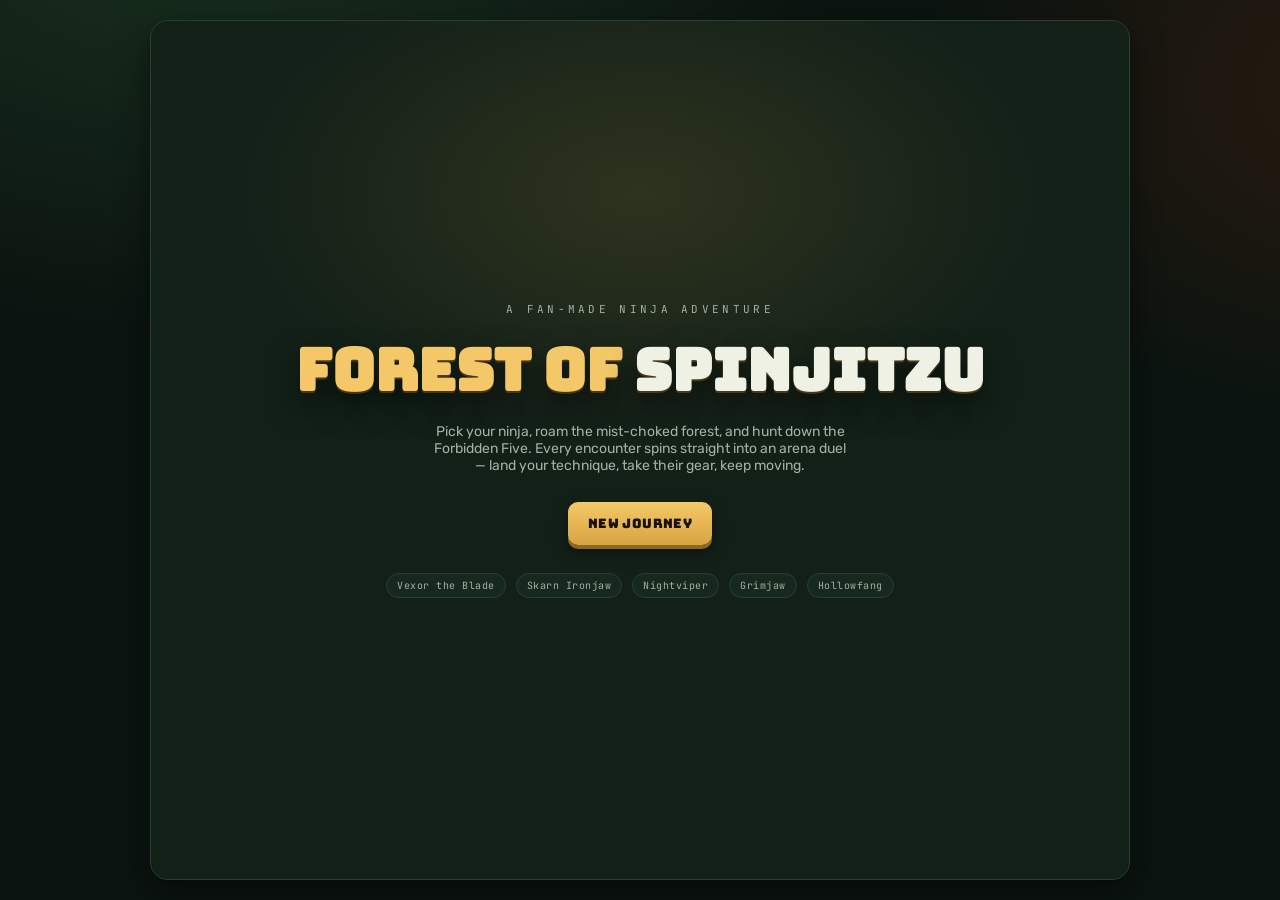
<file: ninjago/index.html>
<!doctype html>
<html lang="en">
<head>
<meta charset="utf-8">
<meta name="viewport" content="width=device-width,initial-scale=1,viewport-fit=cover">
<title>Forest of Spinjitzu</title>
<link rel="manifest" href="manifest.webmanifest">
<link rel="icon" href="icon-192.png">
<link rel="apple-touch-icon" href="apple-touch-icon.png">
<meta name="theme-color" content="#0b1410">
<meta name="mobile-web-app-capable" content="yes">
<meta name="apple-mobile-web-app-capable" content="yes">
<meta name="apple-mobile-web-app-title" content="Spinjitzu">
<meta name="apple-mobile-web-app-status-bar-style" content="black-translucent">
<style>:root{color-scheme:dark}html,body{margin:0;padding:0}img{max-width:100%}[hidden]{display:none!important}</style>
</head>
<body>
<style>
/* layout: title -> character storage grid -> top-down forest overworld (canvas) with HUD -> spin transition -> Street-Fighter-style arena battle (canvas + DOM UI) -> loot card -> back to overworld */
:root{
  --bg:#0b1410;
  --panel:#122018;
  --panel-2:#17291f;
  --line:#28402f;
  --fg:#eef1e4;
  --muted:#9fb3a3;
  --gold:#d9a441;
  --gold-bright:#f4c868;
  --danger:#e24b4b;
  --ok:#5bd17a;
  --shadow:0 12px 30px rgba(0,0,0,.5);
  --font-display:'Bungee',system-ui,sans-serif;
  --font-body:'Rubik',system-ui,sans-serif;
  --font-mono:'JetBrains Mono',ui-monospace,monospace;
  color-scheme: dark;
}
*{box-sizing:border-box;}
body{
  background:
    radial-gradient(1100px 700px at 15% -10%, #19301f 0%, transparent 60%),
    radial-gradient(900px 600px at 110% 10%, #2a1a0f 0%, transparent 55%),
    var(--bg);
  color:var(--fg);
  font-family:var(--font-body);
  overflow:hidden;
  height:100%;
}
html{height:100%;}
#app{
  position:relative;
  width:100%;
  height:100vh;
  min-height:560px;
  padding-left:max(16px, env(safe-area-inset-left,0px));
  padding-right:max(16px, env(safe-area-inset-right,0px));
  padding-block:16px;
  display:flex;
  align-items:center;
  justify-content:center;
}

.screen{
  width:100%;
  max-width:980px;
  height:100%;
  max-height:860px;
  background:var(--panel);
  border:1px solid var(--line);
  border-radius:18px;
  box-shadow:var(--shadow);
  position:relative;
  overflow:hidden;
  display:flex;
  flex-direction:column;
}
[hidden]{display:none!important;}

/* ---------- shared bits ---------- */
.eyebrow{
  font-family:var(--font-mono);
  font-size:11px;
  letter-spacing:.14em;
  text-transform:uppercase;
  color:var(--gold);
}
.btn{
  font-family:var(--font-display);
  font-size:13px;
  letter-spacing:.03em;
  color:#1a1208;
  background:linear-gradient(180deg,var(--gold-bright),var(--gold));
  border:none;
  border-radius:10px;
  padding:13px 20px;
  cursor:pointer;
  box-shadow:0 4px 0 #8a6a24, 0 8px 16px rgba(0,0,0,.35);
  transition:transform .08s ease;
}
.btn:active{transform:translateY(3px);box-shadow:0 1px 0 #8a6a24, 0 2px 6px rgba(0,0,0,.3);}
.btn.ghost{
  background:transparent;
  color:var(--fg);
  border:1px solid var(--line);
  box-shadow:none;
}
.btn.ghost:active{transform:translateY(1px);}
.btn:disabled{opacity:.35;cursor:not-allowed;filter:grayscale(.4);}
.btn:disabled:active{transform:none;}

/* ---------- title ---------- */
#screen-title{
  align-items:center;
  justify-content:center;
  text-align:center;
  gap:18px;
  padding:32px;
  background:
    radial-gradient(700px 420px at 50% 20%, rgba(217,164,65,.14), transparent 60%),
    var(--panel);
}
#screen-title .mark{
  font-family:var(--font-mono);
  font-size:11px;
  letter-spacing:.3em;
  text-transform:uppercase;
  color:var(--muted);
}
#screen-title h1{
  font-family:var(--font-display);
  font-size:clamp(34px,7vw,58px);
  line-height:1.05;
  margin:6px 0 0;
  color:var(--gold-bright);
  text-shadow:0 2px 0 #4a3714, 0 14px 30px rgba(0,0,0,.5);
  text-wrap:balance;
}
#screen-title h1 span{color:var(--fg);}
#screen-title p.tag{
  color:var(--muted);
  max-width:46ch;
  margin:4px auto 10px;
  font-size:14px;
}
.title-actions{display:flex;gap:12px;flex-wrap:wrap;justify-content:center;}
.forbidden-row{
  display:flex;
  gap:10px;
  flex-wrap:wrap;
  justify-content:center;
  margin-top:10px;
  max-width:560px;
}
.pip{
  font-family:var(--font-mono);
  font-size:10px;
  letter-spacing:.05em;
  color:var(--muted);
  border:1px solid var(--line);
  border-radius:999px;
  padding:5px 10px;
  background:var(--panel-2);
}

/* ---------- character select ---------- */
#screen-select{padding:22px 24px 18px;gap:14px;}
#screen-select header{display:flex;align-items:baseline;justify-content:space-between;gap:10px;flex-wrap:wrap;}
#screen-select h2{font-family:var(--font-display);font-size:22px;margin:4px 0 0;color:var(--fg);}
.select-grid{
  flex:1;
  display:grid;
  grid-template-columns:repeat(3,1fr);
  gap:10px;
  overflow-y:auto;
  padding:4px 2px 10px;
}
@media (max-width:620px){.select-grid{grid-template-columns:repeat(2,1fr);}}
.ninja-card{
  background:var(--panel-2);
  border:1px solid var(--line);
  border-radius:12px;
  padding:12px;
  cursor:pointer;
  text-align:left;
  display:flex;
  flex-direction:column;
  gap:6px;
  min-width:0;
}
.ninja-card.selected{border-color:var(--gold);box-shadow:0 0 0 2px rgba(217,164,65,.35) inset;}
.ninja-swatch{
  width:100%;
  aspect-ratio:3/2;
  border-radius:8px;
  display:block;
  overflow:hidden;
}
.ninja-name{font-family:var(--font-display);font-size:14px;}
.ninja-title{font-size:11px;color:var(--muted);line-height:1.3;}
.ninja-stats{display:flex;gap:8px;font-family:var(--font-mono);font-size:10px;color:var(--muted);margin-top:2px;flex-wrap:wrap;}
.ninja-stats b{color:var(--fg);}
#screen-select footer{display:flex;align-items:center;justify-content:space-between;gap:10px;flex-wrap:wrap;padding-top:4px;border-top:1px solid var(--line);}

/* ---------- overworld ---------- */
#screen-game{padding:0;background:#0d1a12;}
#world-wrap{position:relative;flex:1;min-height:0;}
#world-canvas{display:block;width:100%;height:100%;}
#hud{
  position:absolute;top:0;left:0;right:0;
  display:flex;justify-content:space-between;align-items:flex-start;
  padding:12px;gap:8px;
  pointer-events:none;
}
.hud-card{
  background:rgba(10,18,13,.78);
  border:1px solid var(--line);
  border-radius:10px;
  padding:8px 10px;
  backdrop-filter:blur(3px);
  pointer-events:auto;
}
.hud-player{display:flex;gap:9px;align-items:center;min-width:170px;}
.hud-portrait{width:34px;height:34px;border-radius:8px;flex:none;}
.hud-name{font-family:var(--font-display);font-size:12px;}
.hpbar{width:120px;height:8px;border-radius:5px;background:#1c2b20;overflow:hidden;border:1px solid var(--line);margin-top:3px;}
.hpbar i{display:block;height:100%;background:linear-gradient(90deg,#2fae55,#7be08a);}
.hud-right{display:flex;flex-direction:column;align-items:flex-end;gap:6px;text-align:right;}
.hud-stat{font-family:var(--font-mono);font-size:11px;color:var(--muted);}
.hud-stat b{color:var(--gold-bright);}
.hud-menu-btn{
  width:38px;height:38px;flex:none;
  display:flex;align-items:center;justify-content:center;
  font-size:16px;color:var(--fg);background:rgba(10,18,13,.78);
  border:1px solid var(--line);border-radius:10px;
}
.hud-menu-btn:active{background:rgba(217,164,65,.35);}
.battle-top-row{display:flex;justify-content:flex-end;}
#menu-overlay{
  position:absolute;inset:0;z-index:40;
  display:flex;align-items:center;justify-content:center;
  background:rgba(5,9,7,.72);border-radius:18px;
  padding-left:max(16px, env(safe-area-inset-left,0px));
  padding-right:max(16px, env(safe-area-inset-right,0px));
}
.menu-card{
  width:100%;max-width:320px;
  background:var(--panel-2);border:1px solid var(--line);border-radius:16px;
  padding:22px;text-align:center;display:flex;flex-direction:column;gap:10px;
  box-shadow:var(--shadow);
}
.menu-card h3{font-family:var(--font-display);font-size:18px;margin:0 0 8px;color:var(--fg);}
#toast{
  position:absolute;left:50%;top:14%;transform:translate(-50%,0);
  font-family:var(--font-mono);font-size:12px;color:var(--gold-bright);
  background:rgba(10,18,13,.85);border:1px solid var(--line);border-radius:999px;
  padding:6px 14px;opacity:0;transition:opacity .25s ease, top .25s ease;pointer-events:none;
}
#toast.show{opacity:1;top:10%;}
#prompt{
  position:absolute;left:50%;bottom:112px;transform:translateX(-50%);
  font-family:var(--font-mono);font-size:11px;color:var(--fg);
  background:rgba(10,18,13,.85);border:1px solid var(--line);border-radius:8px;
  padding:6px 10px;opacity:0;transition:opacity .15s ease;pointer-events:none;
}
#prompt.show{opacity:1;}
#touch-controls{
  position:absolute;bottom:16px;left:0;right:0;
  display:flex;justify-content:space-between;align-items:flex-end;
  padding:0 16px;pointer-events:none;
}
#dpad{display:grid;grid-template-columns:repeat(3,42px);grid-template-rows:repeat(3,42px);gap:3px;pointer-events:auto;}
#dpad button{
  background:rgba(23,41,31,.85);border:1px solid var(--line);border-radius:8px;color:var(--fg);
  font-family:var(--font-mono);font-size:14px;
}
#dpad button:active{background:rgba(217,164,65,.5);}
#interact-btn{
  pointer-events:auto;
  font-family:var(--font-display);font-size:11px;color:#1a1208;
  background:var(--gold);border:none;border-radius:999px;width:64px;height:64px;
  box-shadow:0 4px 0 #8a6a24;
}
#touch-controls.hide{display:none;}
.controls-hint{
  position:absolute;top:12px;left:50%;transform:translateX(-50%);
  font-family:var(--font-mono);font-size:10px;color:var(--muted);
  letter-spacing:.04em;pointer-events:none;text-align:center;max-width:70%;
  background:rgba(10,18,13,.78);border:1px solid var(--line);border-radius:999px;
  padding:5px 12px;white-space:nowrap;
}
@media (max-width:520px){.controls-hint{display:none;}}

/* ---------- transition ---------- */
#screen-transition{
  align-items:center;justify-content:center;background:#000;border:none;
}
.spin-tornado{
  width:220px;height:220px;border-radius:50%;
  background:conic-gradient(from 0deg, var(--tc1,#d9a441), transparent 30%, var(--tc2,#5bd17a) 60%, transparent 90%, var(--tc1,#d9a441));
  animation:spin-fast .5s linear infinite;
  filter:blur(1px);
}
@keyframes spin-fast{to{transform:rotate(360deg) scale(1.15);}}
.spin-burst{
  position:absolute;inset:0;background:radial-gradient(circle at center, rgba(255,255,255,.9), transparent 55%);
  animation:burst .9s ease-out forwards;opacity:0;
}
@keyframes burst{0%{opacity:0;}45%{opacity:.9;}100%{opacity:0;}}
#transition-label{
  position:absolute;bottom:18%;left:0;right:0;text-align:center;
  font-family:var(--font-display);font-size:20px;color:var(--gold-bright);
  text-shadow:0 2px 10px rgba(0,0,0,.8);opacity:0;animation:fadein .4s ease .3s forwards;
}
@keyframes fadein{to{opacity:1;}}

/* ---------- battle ---------- */
#screen-battle{padding:0;background:#0a0e10;}
#battle-canvas{display:block;width:100%;height:46%;}
#battle-lower{
  flex:1;display:flex;flex-direction:column;min-height:0;
  padding:10px 14px 14px;gap:8px;background:var(--panel);border-top:1px solid var(--line);
}
.telegraph{
  display:flex;align-items:center;justify-content:center;gap:8px;
  font-family:var(--font-mono);font-size:11px;color:var(--danger);
  background:rgba(226,75,75,.1);border:1px solid rgba(226,75,75,.4);border-radius:8px;
  padding:6px 10px;text-align:center;
}
.telegraph.calm{color:var(--muted);background:var(--panel-2);border-color:var(--line);}
#battle-log{
  flex:1;min-height:0;overflow-y:auto;
  font-family:var(--font-mono);font-size:11px;color:var(--muted);
  background:#0d1611;border:1px solid var(--line);border-radius:8px;padding:8px 10px;
  display:flex;flex-direction:column-reverse;gap:3px;
}
#battle-log div:first-child{color:var(--fg);}
#move-grid{display:grid;grid-template-columns:repeat(4,1fr);gap:8px;}
@media (max-width:560px){#move-grid{grid-template-columns:repeat(2,1fr);}}
.move-btn{
  font-family:var(--font-display);font-size:11.5px;color:var(--fg);
  background:var(--panel-2);border:1px solid var(--line);border-radius:10px;
  padding:10px 6px;cursor:pointer;line-height:1.3;
  display:flex;flex-direction:column;gap:3px;align-items:center;text-align:center;
}
.move-btn small{font-family:var(--font-mono);font-size:9px;color:var(--muted);text-transform:none;letter-spacing:0;}
.move-btn:active{transform:translateY(1px);}
.move-btn.ultimate{border-color:var(--gold);background:linear-gradient(180deg,#2a2210,var(--panel-2));}
.move-btn.ultimate:not(:disabled){box-shadow:0 0 0 1px rgba(217,164,65,.5), 0 0 14px rgba(217,164,65,.25);}
.move-btn:disabled{opacity:.4;cursor:not-allowed;}
.focus-row{display:flex;align-items:center;gap:8px;}
.focus-bar{flex:1;height:7px;border-radius:5px;background:#1c2b20;border:1px solid var(--line);overflow:hidden;}
.focus-bar i{display:block;height:100%;background:linear-gradient(90deg,var(--gold),var(--gold-bright));transition:width .25s ease;}
.focus-label{font-family:var(--font-mono);font-size:9px;color:var(--muted);letter-spacing:.05em;white-space:nowrap;}

/* ---------- loot / clear / defeat ---------- */
#screen-loot, #screen-clear{align-items:center;justify-content:center;text-align:center;padding:30px;gap:14px;}
.loot-card{
  background:var(--panel-2);border:1px solid var(--gold);border-radius:14px;
  padding:22px 26px;max-width:360px;box-shadow:0 0 30px rgba(217,164,65,.2);
}
.loot-card .eyebrow{display:block;margin-bottom:6px;}
.loot-card h3{font-family:var(--font-display);font-size:18px;margin:0 0 8px;color:var(--gold-bright);}
.loot-card p{font-size:13px;color:var(--muted);margin:0 0 10px;}
.loot-stat{font-family:var(--font-mono);font-size:13px;color:var(--ok);}
#screen-clear h2{font-family:var(--font-display);font-size:30px;color:var(--gold-bright);text-wrap:balance;}
#screen-clear p{color:var(--muted);max-width:40ch;}

/* Phone landscape: this game is designed to be played sideways. A tall
   desktop min-height would otherwise push controls below a short, wide
   screen, so every short-viewport rule below trades vertical padding and
   type size for headroom instead of changing the layout shape. Placed last
   so it wins the cascade over the same-specificity rules defined above. */
@media (max-height:500px){
  #app{min-height:0;padding-block:8px;}
  .screen{border-radius:12px;}
  .hud-card{padding:5px 8px;}
  .hud-portrait{width:26px;height:26px;}
  .hud-name{font-size:10px;}
  .hpbar{width:90px;height:6px;margin-top:2px;}
  .hud-stat{font-size:9px;}
  .hud-menu-btn{width:30px;height:30px;font-size:13px;}
  .controls-hint{display:none;}
  #touch-controls{bottom:8px;}
  #dpad{grid-template-columns:repeat(3,34px);grid-template-rows:repeat(3,34px);gap:2px;}
  #interact-btn{width:48px;height:48px;font-size:10px;}
  #battle-canvas{height:36%;}
  #battle-lower{padding:6px 12px 8px;gap:5px;}
  .telegraph{font-size:9px;padding:4px 8px;}
  .focus-label{font-size:8px;}
  #battle-log{font-size:9px;padding:5px 8px;}
  #move-grid{grid-template-columns:repeat(5,1fr);gap:5px;}
  .move-btn{padding:6px 3px;font-size:9.5px;gap:1px;}
  .move-btn small{display:none;}
  #screen-title{padding:16px;gap:8px;}
  #screen-title h1{font-size:clamp(20px,5.5vw,30px);margin-top:2px;}
  #screen-title p.tag{display:none;}
  #screen-title .mark{font-size:9px;}
  .forbidden-row{margin-top:4px;}
  .pip{padding:3px 8px;font-size:9px;}
}
</style>

<div id="app">

  <section id="screen-title" class="screen">
    <div class="mark">A FAN-MADE NINJA ADVENTURE</div>
    <h1>FOREST OF <span>SPINJITZU</span></h1>
    <p class="tag">Pick your ninja, roam the mist-choked forest, and hunt down the Forbidden Five. Every encounter spins straight into an arena duel &mdash; land your technique, take their gear, keep moving.</p>
    <div class="title-actions">
      <button class="btn" id="btn-new-game">New Journey</button>
      <button class="btn ghost" id="btn-continue" hidden>Continue</button>
    </div>
    <div class="forbidden-row" id="forbidden-row"></div>
  </section>

  <section id="screen-select" class="screen" hidden>
    <header>
      <div>
        <div class="eyebrow">Character Storage</div>
        <h2>Choose Your Ninja</h2>
      </div>
      <div class="eyebrow" id="select-count">0 / 9 unlocked</div>
    </header>
    <div class="select-grid" id="select-grid"></div>
    <footer>
      <div class="eyebrow" id="select-hint">Tap a ninja to view their techniques</div>
      <button class="btn" id="btn-enter-forest" disabled>Enter the Forest</button>
    </footer>
  </section>

  <section id="screen-game" class="screen" hidden>
    <div id="world-wrap">
      <canvas id="world-canvas"></canvas>
      <div id="hud">
        <div class="hud-card hud-player">
          <div class="hud-portrait" id="hud-portrait"></div>
          <div style="min-width:0;">
            <div class="hud-name" id="hud-name">&nbsp;</div>
            <div class="hpbar"><i id="hud-hp" style="width:100%"></i></div>
          </div>
        </div>
        <button class="hud-card hud-menu-btn" id="menu-btn-overworld" aria-label="Menu">&#9776;</button>
        <div class="hud-card hud-right">
          <div class="hud-stat">Coins <b id="hud-coins">0</b></div>
          <div class="hud-stat">Forbidden Five <b id="hud-defeated">0/5</b></div>
        </div>
      </div>
      <div id="toast"></div>
      <div id="prompt"></div>
      <div id="touch-controls">
        <div id="dpad">
          <span></span><button data-dir="up">&#9650;</button><span></span>
          <button data-dir="left">&#9664;</button><span></span><button data-dir="right">&#9654;</button>
          <span></span><button data-dir="down">&#9660;</button><span></span>
        </div>
        <button id="interact-btn">OPEN</button>
      </div>
      <div class="controls-hint">WASD / ARROWS TO MOVE &middot; WALK INTO A VILLAIN TO ENGAGE &middot; E TO OPEN CHESTS</div>
    </div>
  </section>

  <section id="screen-transition" class="screen">
    <div class="spin-tornado" id="spin-tornado"></div>
    <div class="spin-burst"></div>
    <div id="transition-label"></div>
  </section>

  <section id="screen-battle" class="screen" hidden>
    <canvas id="battle-canvas"></canvas>
    <div id="battle-lower">
      <div class="battle-top-row">
        <button class="hud-menu-btn" id="menu-btn-battle" aria-label="Menu">&#9776;</button>
      </div>
      <div class="telegraph calm" id="telegraph">Reading the villain's stance&hellip;</div>
      <div class="focus-row">
        <span class="focus-label">DRAGON'S RISING</span>
        <div class="focus-bar"><i id="focus-fill" style="width:0%"></i></div>
      </div>
      <div id="battle-log"></div>
      <div id="move-grid"></div>
    </div>
  </section>

  <section id="screen-loot" class="screen">
    <canvas id="loot-portrait" width="220" height="180" style="width:150px;height:auto;"></canvas>
    <div class="loot-card">
      <span class="eyebrow">Victory</span>
      <h3 id="loot-name">&nbsp;</h3>
      <p id="loot-desc">&nbsp;</p>
      <div class="loot-stat" id="loot-stat">&nbsp;</div>
    </div>
    <button class="btn" id="btn-collect">Collect &amp; Keep Moving</button>
  </section>

  <section id="screen-clear" class="screen">
    <div class="eyebrow">Forest Cleared</div>
    <h2>The Forbidden Five Have Fallen</h2>
    <p>Spinjitzu carried the day. Keep exploring &mdash; chests and rematches are still out there for coin and gear.</p>
    <button class="btn" id="btn-clear-continue">Back to the Forest</button>
  </section>

  <div id="menu-overlay" hidden>
    <div class="menu-card">
      <div class="eyebrow">Paused</div>
      <h3>Take a break?</h3>
      <button class="btn" id="btn-menu-resume">Resume</button>
      <button class="btn ghost" id="btn-menu-retreat" hidden>Retreat From This Fight</button>
      <button class="btn ghost" id="btn-menu-title">Back to Title Screen</button>
    </div>
  </div>

</div>

<link rel="preconnect" href="https://fonts.googleapis.com">
<link rel="stylesheet" href="https://fonts.googleapis.com/css2?family=Bungee&family=Rubik:wght@400;500;700&family=JetBrains+Mono:wght@400;600&display=swap">

<script>
(function(){
"use strict";

/* ===================== DATA ===================== */

var NINJAS = [
  {id:'kai',    name:'Kai',    title:'Master of Fire',      color:'#e2462a', accent:'#ff8c4a', hp:100, atk:18, element:'Fire',      move:{name:'Fire Burst',      dmg:22, blurb:'A blazing cone of flame.'}},
  {id:'jay',    name:'Jay',    title:'Master of Lightning', color:'#2a7fe2', accent:'#7fd1ff', hp:92,  atk:16, element:'Lightning', move:{name:'Thunderbolt',     dmg:20, blurb:'A crackling strike of electricity.'}},
  {id:'cole',   name:'Cole',   title:'Master of Earth',     color:'#3a3a3e', accent:'#8a8a90', hp:115, atk:19, element:'Earth',      move:{name:'Boulder Smash',   dmg:24, blurb:'Shatters the ground beneath the foe.'}},
  {id:'nia',    name:'Nia',    title:'Master of Water',     color:'#1a4e8a', accent:'#4fb3e8', hp:98,  atk:17, element:'Water',      move:{name:'Tidal Wave',      dmg:21, blurb:'A crushing surge of water.'}},
  {id:'zane',   name:'Zane',   title:'Master of Ice',       color:'#bcd9e0', accent:'#eaf7fb', hp:100, atk:17, element:'Ice',        move:{name:'Ice Shard Storm', dmg:21, blurb:'A hail of razor-sharp ice.'}},
  {id:'pixel',  name:'Pixel',  title:'Master of Tech',      color:'#8a97a1', accent:'#c9f2ff', hp:94,  atk:17, element:'Tech',       move:{name:'Data Surge',      dmg:20, blurb:'Overloads the foe with raw code.'}},
  {id:'aaron',  name:'Aaron',  title:'Master of Power',     color:'#d97a26', accent:'#ffb15c', hp:102, atk:18, element:'Power',      move:{name:'Quake Strike',    dmg:22, blurb:'A ground-shaking haymaker.'}},
  {id:'sonya',  name:'Sonya',  title:'Master of Sound',     color:'#c9a227', accent:'#ffe28a', hp:96,  atk:17, element:'Sound',      move:{name:'Sonic Wave',      dmg:21, blurb:'A deafening shockwave.'}},
  {id:'lloyd',  name:'Lloyd',  title:'Green Ninja, Master of Energy', color:'#3a9a3a', accent:'#8fe88f', hp:110, atk:20, element:'Energy', move:{name:'Energy Wave', dmg:25, blurb:'A pure wave of elemental power.'}}
];

var VILLAINS_TEMPLATE = [
  {id:'vexor',      name:'Vexor the Blade', hp:90,  atk:17, color:'#5b1a8a', accent:'#b06bff', blurb:'A rogue swordsman cloaked in shadow.',       loot:{name:"Vexor's Shadow Edge",  stat:'atk', amount:2, blurb:'A blade that drinks the dark. +2 Attack.'}},
  {id:'skarn',      name:'Skarn Ironjaw',   hp:108, atk:19, color:'#4a2a1a', accent:'#c98a4a', blurb:'A hulking brute with an iron grip.',          loot:{name:"Ironjaw's Gauntlet",   stat:'hp',  amount:10,blurb:'Forged from a broken grip. +10 Max HP.'}},
  {id:'nightviper', name:'Nightviper',      hp:85,  atk:18, color:'#1a4a2a', accent:'#5bff8a', blurb:'A venomous assassin who strikes from the brush.', loot:{name:'Viper Fang Charm',   stat:'atk', amount:2, blurb:'Still humming with venom. +2 Attack.'}},
  {id:'grimjaw',    name:'Grimjaw',         hp:100, atk:18, color:'#2a2a2a', accent:'#ff4a4a', blurb:'A snarling warlord with a cursed blade.',     loot:{name:"Grimjaw's Warplate",   stat:'hp',  amount:10,blurb:'Dented but unbroken. +10 Max HP.'}},
  {id:'hollowfang', name:'Hollowfang',      hp:96,  atk:19, color:'#1a1a4a', accent:'#8a8aff', blurb:'A spectral hunter bound to the forest.',      loot:{name:'Hollow Lantern',        stat:'atk', amount:3, blurb:'Burns with stolen spirit-fire. +3 Attack.'}}
];

var MOVES = {
  spinjitzu: {name:'Spinjitzu', dmg:16, focus:25, blurb:'A balanced whirlwind strike.'},
  elemental: {name:'Elemental Move', dmg:0, focus:25, blurb:''}, // filled per-ninja
  kick:      {name:'Flying Kick', dmg:12, focus:25, blurb:'Fast, low-risk opener.'},
  block:     {name:'Block', dmg:0, focus:15, blurb:'Brace and cut incoming damage.'},
  dragon:    {name:"Dragon's Rising Technique", dmg:30, focus:0, blurb:'The ultimate. Shatters Shatter Spin.'}
};

var WORLD_W = 2400, WORLD_H = 1600;

/* ===================== STATE ===================== */

var S = {
  screen:'title',
  ninjaId:null,
  coins:0,
  bonuses:{atk:0, hp:0},
  player:{x:WORLD_W/2, y:WORLD_H/2, r:15, hp:100, maxHp:100, facing:'down', moving:false, animT:0},
  keys:{},
  camera:{x:0,y:0},
  trees:[],
  rocks:[],
  chests:[],
  villains:[],
  defeatedIds:{},
  defeatedCount:0,
  activeVillainId:null,
  battle:null,
  lastTs:0
};

/* ===================== UTIL ===================== */
function rand(a,b){return a+Math.random()*(b-a);}
function roll(base){return Math.round(base*rand(0.85,1.15));}
function clamp(v,a,b){return Math.max(a,Math.min(b,v));}
function $(sel){return document.querySelector(sel);}
function hide(el){el.hidden=true;}
function show(el){el.hidden=false;}

function mulberry32(seed){
  return function(){
    seed |= 0; seed = seed + 0x6D2B79F5 | 0;
    var t = Math.imul(seed ^ seed >>> 15, 1 | seed);
    t = t + Math.imul(t ^ t >>> 7, 61 | t) ^ t;
    return ((t ^ t >>> 14) >>> 0) / 4294967296;
  };
}

function ninjaById(id){
  for(var i=0;i<NINJAS.length;i++) if(NINJAS[i].id===id) return NINJAS[i];
  return null;
}

function currentNinja(){ return ninjaById(S.ninjaId); }

function playerMaxHp(){ var n=currentNinja(); return (n?n.hp:100) + S.bonuses.hp; }
function playerAtkBonus(){ return S.bonuses.atk; }

/* ===================== PERSISTENCE ===================== */
function saveGame(){
  try{
    var data = {
      ninjaId:S.ninjaId, coins:S.coins, bonuses:S.bonuses,
      playerHp:S.player.hp, defeatedIds:S.defeatedIds, defeatedCount:S.defeatedCount
    };
    localStorage.setItem('fos-save', JSON.stringify(data));
  }catch(e){}
}
function loadGame(){
  try{
    var raw = localStorage.getItem('fos-save');
    if(!raw) return null;
    return JSON.parse(raw);
  }catch(e){ return null; }
}

/* ===================== WORLD GENERATION ===================== */
function generateWorld(){
  var rng = mulberry32(20261101);
  S.trees = []; S.rocks = []; S.chests = [];
  var obstacles = [];
  function tooClose(x,y,minD){
    for(var i=0;i<obstacles.length;i++){
      var o=obstacles[i];
      var dx=o.x-x, dy=o.y-y;
      if(Math.sqrt(dx*dx+dy*dy) < minD) return true;
    }
    var cdx = x-WORLD_W/2, cdy = y-WORLD_H/2;
    if(Math.sqrt(cdx*cdx+cdy*cdy) < 160) return true;
    return false;
  }
  var tries=0;
  while(S.trees.length < 150 && tries < 4000){
    tries++;
    var x = rng()*WORLD_W, y = rng()*WORLD_H;
    if(tooClose(x,y,64)) continue;
    var tr = {x:x,y:y,r:14+rng()*8,h:40+rng()*22,tone:rng()};
    S.trees.push(tr); obstacles.push({x:x,y:y});
  }
  tries=0;
  while(S.rocks.length < 26 && tries < 2000){
    tries++;
    var x2 = rng()*WORLD_W, y2 = rng()*WORLD_H;
    if(tooClose(x2,y2,54)) continue;
    S.rocks.push({x:x2,y:y2,r:10+rng()*8});
    obstacles.push({x:x2,y:y2});
  }
  tries=0;
  while(S.chests.length < 7 && tries < 2000){
    tries++;
    var x3 = rng()*WORLD_W, y3 = rng()*WORLD_H;
    if(tooClose(x3,y3,70)) continue;
    S.chests.push({x:x3,y:y3,r:14,opened:false,coins:Math.round(rand(6,16))});
    obstacles.push({x:x3,y:y3});
  }

  S.villains = [];
  var slots = [
    {ax:0.18,ay:0.22},{ax:0.82,ay:0.18},{ax:0.85,ay:0.58},{ax:0.5,ay:0.85},{ax:0.15,ay:0.6}
  ];
  for(var i=0;i<VILLAINS_TEMPLATE.length;i++){
    var t = VILLAINS_TEMPLATE[i];
    var home = {x:slots[i].ax*WORLD_W, y:slots[i].ay*WORLD_H};
    S.villains.push({
      id:t.id, name:t.name, hp:t.hp, maxHp:t.hp, atk:t.atk, color:t.color, accent:t.accent, blurb:t.blurb, loot:t.loot,
      x:home.x, y:home.y, home:home, roamR:200, r:16, dirT:0, dx:0, dy:0,
      defeated:false, respawnAt:0
    });
  }
}

/* ===================== INPUT ===================== */
window.addEventListener('keydown', function(e){
  S.keys[e.key.toLowerCase()] = true;
  if(S.screen==='overworld' && (e.key==='e'||e.key==='E')) tryInteract();
});
window.addEventListener('keyup', function(e){ S.keys[e.key.toLowerCase()] = false; });

function bindTouch(){
  var dpad = $('#dpad');
  dpad.querySelectorAll('button').forEach(function(btn){
    var dir = btn.getAttribute('data-dir');
    function setDir(v){ S.keys['touch-'+dir] = v; }
    btn.addEventListener('touchstart', function(ev){ ev.preventDefault(); setDir(true); }, {passive:false});
    btn.addEventListener('touchend', function(ev){ ev.preventDefault(); setDir(false); }, {passive:false});
    btn.addEventListener('mousedown', function(){ setDir(true); });
    window.addEventListener('mouseup', function(){ setDir(false); });
  });
  $('#interact-btn').addEventListener('click', tryInteract);
}

function moveVector(){
  var up = S.keys['w']||S.keys['arrowup']||S.keys['touch-up'];
  var down = S.keys['s']||S.keys['arrowdown']||S.keys['touch-down'];
  var left = S.keys['a']||S.keys['arrowleft']||S.keys['touch-left'];
  var right = S.keys['d']||S.keys['arrowright']||S.keys['touch-right'];
  var vx=0, vy=0;
  if(up) vy-=1; if(down) vy+=1; if(left) vx-=1; if(right) vx+=1;
  if(vx!==0 && vy!==0){ vx*=0.7071; vy*=0.7071; }
  return {x:vx,y:vy,active:(up||down||left||right)};
}

/* ===================== OVERWORLD ===================== */
var worldCanvas, worldCtx;

function circleHit(ax,ay,ar,bx,by,br){
  var dx=ax-bx, dy=ay-by;
  return Math.sqrt(dx*dx+dy*dy) < (ar+br);
}

function updateOverworld(dt){
  var mv = moveVector();
  S.player.moving = mv.active;
  if(mv.active){
    if(Math.abs(mv.x) > Math.abs(mv.y)) S.player.facing = mv.x<0?'left':'right';
    else if(mv.y!==0) S.player.facing = mv.y<0?'up':'down';
    S.player.animT += dt;
    var speed = 150;
    var nx = S.player.x + mv.x*speed*dt;
    var ny = S.player.y + mv.y*speed*dt;
    nx = clamp(nx, 20, WORLD_W-20);
    ny = clamp(ny, 20, WORLD_H-20);
    var blockedX=false, blockedY=false;
    for(var i=0;i<S.trees.length;i++){
      var t = S.trees[i];
      if(circleHit(nx, S.player.y, S.player.r, t.x, t.y, t.r)) blockedX=true;
      if(circleHit(S.player.x, ny, S.player.r, t.x, t.y, t.r)) blockedY=true;
    }
    for(var j=0;j<S.rocks.length;j++){
      var rk = S.rocks[j];
      if(circleHit(nx, S.player.y, S.player.r, rk.x, rk.y, rk.r)) blockedX=true;
      if(circleHit(S.player.x, ny, S.player.r, rk.x, rk.y, rk.r)) blockedY=true;
    }
    if(!blockedX) S.player.x = nx;
    if(!blockedY) S.player.y = ny;
  }

  // slow HP regen while exploring
  if(S.player.hp < playerMaxHp()){
    S.player.hp = Math.min(playerMaxHp(), S.player.hp + dt*1.2);
  }

  // villains
  var now = performance.now()/1000;
  for(var k=0;k<S.villains.length;k++){
    var v = S.villains[k];
    if(v.defeated){
      if(now > v.respawnAt){
        v.defeated = false;
        v.hp = v.maxHp;
        v.x = v.home.x; v.y = v.home.y;
      }
      continue;
    }
    v.dirT -= dt;
    if(v.dirT <= 0){
      v.dirT = rand(1.2, 3);
      var ang = rand(0, Math.PI*2);
      var sp = rand(18, 46);
      v.dx = Math.cos(ang)*sp; v.dy = Math.sin(ang)*sp;
    }
    var vx = v.x + v.dx*dt, vy = v.y + v.dy*dt;
    var hdx = vx - v.home.x, hdy = vy - v.home.y;
    if(Math.sqrt(hdx*hdx+hdy*hdy) > v.roamR){ v.dx*=-1; v.dy*=-1; }
    else { v.x = vx; v.y = vy; }

    if(circleHit(S.player.x,S.player.y,S.player.r, v.x,v.y,v.r)){
      startEncounter(v);
      return;
    }
  }

  // chest prompt
  var nearChest = null;
  for(var c=0;c<S.chests.length;c++){
    var ch = S.chests[c];
    if(ch.opened) continue;
    if(circleHit(S.player.x,S.player.y,S.player.r+10, ch.x,ch.y,ch.r)){ nearChest = ch; break; }
  }
  var promptEl = $('#prompt');
  if(nearChest){ promptEl.textContent = 'Press E to open the chest'; promptEl.classList.add('show'); }
  else promptEl.classList.remove('show');

  // camera
  S.camera.x = clamp(S.player.x - worldCanvas.clientWidth/2, 0, Math.max(0, WORLD_W-worldCanvas.clientWidth));
  S.camera.y = clamp(S.player.y - worldCanvas.clientHeight/2, 0, Math.max(0, WORLD_H-worldCanvas.clientHeight));

  updateHud();
}

function tryInteract(){
  if(S.screen!=='overworld') return;
  for(var c=0;c<S.chests.length;c++){
    var ch = S.chests[c];
    if(ch.opened) continue;
    if(circleHit(S.player.x,S.player.y,S.player.r+10, ch.x,ch.y,ch.r)){
      ch.opened = true;
      ch.openedAt = performance.now();
      S.coins += ch.coins;
      flashToast('+' + ch.coins + ' coins');
      saveGame();
      return;
    }
  }
}

function flashToast(msg){
  var t = $('#toast');
  t.textContent = msg;
  t.classList.add('show');
  clearTimeout(flashToast._t);
  flashToast._t = setTimeout(function(){ t.classList.remove('show'); }, 1400);
}

/* ---- original procedural "LEGO minifigure" style ninja renderer -----
   Built from primitive shapes (rounded blocks, a hood dome, hook hands)
   with a glossy plastic-style gradient on every piece. Nothing here is
   traced or copied from any LEGO Ninjago artwork or film stills -- the
   proportions, hood silhouette and chest emblems are original. */

function shade(hex, pct){
  var c = hex.replace('#','');
  if(c.length===3) c = c[0]+c[0]+c[1]+c[1]+c[2]+c[2];
  var num = parseInt(c,16);
  var r=(num>>16)&255, g=(num>>8)&255, b=num&255;
  function lerp(v,target){ return Math.round(v + (target-v)*Math.abs(pct)); }
  if(pct>=0){ r=lerp(r,255); g=lerp(g,255); b=lerp(b,255); }
  else { r=lerp(r,0); g=lerp(g,0); b=lerp(b,0); }
  return 'rgb('+r+','+g+','+b+')';
}

function roundedPath(ctx,x,y,w,h,r){
  if(typeof r==='number') r={tl:r,tr:r,br:r,bl:r};
  ctx.beginPath();
  ctx.moveTo(x+r.tl,y);
  ctx.lineTo(x+w-r.tr,y);
  ctx.arcTo(x+w,y,x+w,y+r.tr,r.tr);
  ctx.lineTo(x+w,y+h-r.br);
  ctx.arcTo(x+w,y+h,x+w-r.br,y+h,r.br);
  ctx.lineTo(x+r.bl,y+h);
  ctx.arcTo(x,y+h,x,y+h-r.bl,r.bl);
  ctx.lineTo(x,y+r.tl);
  ctx.arcTo(x,y,x+r.tl,y,r.tl);
  ctx.closePath();
}

function plasticBlock(ctx,x,y,w,h,r,base){
  roundedPath(ctx,x,y,w,h,r);
  var g = ctx.createLinearGradient(x,y,x+w,y+h);
  g.addColorStop(0, shade(base,0.4));
  g.addColorStop(0.5, base);
  g.addColorStop(1, shade(base,-0.22));
  ctx.fillStyle = g;
  ctx.fill();
  ctx.lineWidth = 1;
  ctx.strokeStyle = 'rgba(0,0,0,.4)';
  ctx.stroke();
}

function drawEmblem(ctx, el, color){
  ctx.save();
  ctx.fillStyle = color; ctx.strokeStyle = color; ctx.lineWidth = 0.7;
  switch(el){
    case 'Fire':
      ctx.beginPath();
      ctx.moveTo(0,-4.2); ctx.quadraticCurveTo(3,-1,1.7,2.2); ctx.quadraticCurveTo(0.6,3.4,0,3.6);
      ctx.quadraticCurveTo(-0.6,3.4,-1.7,2.2); ctx.quadraticCurveTo(-3,-1,0,-4.2);
      ctx.fill();
      break;
    case 'Lightning':
      ctx.beginPath();
      ctx.moveTo(-0.8,-4.2); ctx.lineTo(1.6,-0.4); ctx.lineTo(0.1,-0.4);
      ctx.lineTo(1.2,4.2); ctx.lineTo(-1.7,0.1); ctx.lineTo(-0.2,0.1); ctx.closePath();
      ctx.fill();
      break;
    case 'Earth':
      ctx.beginPath();
      ctx.moveTo(-3.4,3.2); ctx.lineTo(-1.2,-3.4); ctx.lineTo(0.6,0.2);
      ctx.lineTo(2,-3.8); ctx.lineTo(3.6,3.2); ctx.closePath();
      ctx.fill();
      break;
    case 'Water':
      ctx.beginPath();
      ctx.moveTo(0,-4.2); ctx.quadraticCurveTo(3.4,1.6,0,4.2); ctx.quadraticCurveTo(-3.4,1.6,0,-4.2);
      ctx.fill();
      break;
    case 'Ice':
      for(var i=0;i<3;i++){
        ctx.save(); ctx.rotate(i*Math.PI/3);
        ctx.beginPath(); ctx.moveTo(0,-4); ctx.lineTo(0,4);
        ctx.moveTo(-1.6,-2.1); ctx.lineTo(1.6,-2.1);
        ctx.moveTo(-1.6,2.1); ctx.lineTo(1.6,2.1);
        ctx.stroke(); ctx.restore();
      }
      break;
    case 'Tech':
      roundedPath(ctx,-3.2,-3.2,6.4,6.4,1.2); ctx.lineWidth=0.8; ctx.stroke();
      ctx.beginPath(); ctx.arc(0,0,1.1,0,Math.PI*2); ctx.fill();
      break;
    case 'Power':
      ctx.beginPath(); ctx.arc(0,0,3.3,0,Math.PI*2); ctx.fill();
      ctx.fillStyle='rgba(0,0,0,.3)'; ctx.beginPath(); ctx.arc(-1,-1,1.1,0,Math.PI*2); ctx.fill();
      break;
    case 'Sound':
      for(var j=0;j<3;j++){
        ctx.beginPath(); ctx.arc(-3.4,0, 1.8+j*1.5, -0.65,0.65);
        ctx.lineWidth=0.8; ctx.stroke();
      }
      break;
    case 'Energy':
      ctx.beginPath();
      for(var k=0;k<5;k++){
        var ang=-Math.PI/2+k*(Math.PI*2/5);
        var px=Math.cos(ang)*3.6, py=Math.sin(ang)*3.6;
        if(k===0) ctx.moveTo(px,py); else ctx.lineTo(px,py);
      }
      ctx.closePath(); ctx.fill();
      break;
    default:
      ctx.beginPath(); ctx.arc(0,0,2.6,0,Math.PI*2); ctx.fill();
  }
  ctx.restore();
}

var VILLAIN_LOOKS = {
  vexor:      'blade',
  skarn:      'brute',
  nightviper: 'viper',
  grimjaw:    'warlord',
  hollowfang: 'wraith'
};

function drawNinjaFigure(ctx, cx, cy, scale, who, facing, animPhase, isVillain, opts){
  opts = opts || {};
  var pose = opts.pose;
  var moving = !!opts.moving;
  var vk = isVillain ? (VILLAIN_LOOKS[who.id] || 'warlord') : null;

  var suit = who.color, trim = who.accent;
  var hoodColor = shade(suit, isVillain ? -0.06 : 0.08);
  var legColor = shade(suit, -0.2);
  var glove = isVillain ? '#1a1416' : '#16191d';
  var swing = Math.sin(animPhase||0) * 0.26;
  var turn = facing==='left' ? -1 : facing==='right' ? 1 : 0;
  var isBack = facing==='up';
  var breathe = 1 + Math.sin(performance.now()/650 + cx*0.013 + cy*0.02)*0.012;

  ctx.save();
  ctx.translate(cx, cy);
  ctx.scale(scale, scale*breathe);
  if(moving && turn) ctx.rotate(turn*0.07);

  // ground shadow
  ctx.fillStyle = 'rgba(0,0,0,.38)';
  ctx.beginPath(); ctx.ellipse(0, 27, 14, 5, 0, 0, Math.PI*2); ctx.fill();

  // back accessory (drawn behind the body)
  if(vk==='blade'){
    ctx.save(); ctx.translate(6,-18); ctx.rotate(0.62);
    plasticBlock(ctx,-1.6,-15,3.2,24,1.4, '#aab2bd');
    plasticBlock(ctx,-2.6,8,5.2,4,1, shade(trim,-0.2));
    ctx.restore();
  } else if(vk==='warlord'){
    ctx.save(); ctx.translate(-6,-14); ctx.rotate(-0.5);
    ctx.beginPath();
    ctx.moveTo(-3,-16); ctx.lineTo(5,-14); ctx.lineTo(4,2); ctx.lineTo(-2,4); ctx.closePath();
    ctx.fillStyle = shade('#6a6f78',0); ctx.fill();
    ctx.lineWidth=1; ctx.strokeStyle='rgba(0,0,0,.4)'; ctx.stroke();
    ctx.restore();
  } else if(vk==='wraith'){
    [-18,-15,15,18].forEach(function(ox,i){
      ctx.save(); ctx.translate(ox, -10);
      ctx.beginPath();
      ctx.moveTo(-2.8,-6); ctx.quadraticCurveTo(-4+Math.sin(performance.now()/500+i)*2.5, 14, -1, 28);
      ctx.quadraticCurveTo(2.5,14,2.8,-6); ctx.closePath();
      ctx.fillStyle = 'rgba(150,150,255,.4)'; ctx.fill();
      ctx.restore();
    });
  }

  // legs (hip-pivoted so they swing opposite each other while walking;
  // a wider "ready stance" ping-pong when guarding in battle)
  var stanceWidth = pose==='guard' ? 7 : 5;
  var stanceSplay = pose==='guard' ? 0.16 : 0;
  [-1,1].forEach(function(side){
    ctx.save();
    ctx.translate(side*stanceWidth, 5);
    ctx.rotate(side*swing*0.5 + side*stanceSplay);
    plasticBlock(ctx, -3.6, 0, 7.2, 21, {tl:2,tr:2,br:3,bl:3}, legColor);
    ctx.restore();
  });

  // belt
  plasticBlock(ctx, -10.5, 2.5, 21, 5, 2, trim);
  plasticBlock(ctx, -2.2, 3, 4.4, 4, 1, shade(trim,-0.3));

  // back arm (opposite side from facing turn, swings with legs)
  if(pose!=='victory') drawArm(-1);

  // torso (trapezoid: broad shoulders tapering to the belt)
  var shoulderPad = vk==='brute' ? 2.4 : 0;
  ctx.beginPath();
  ctx.moveTo(-9-shoulderPad,-16); ctx.quadraticCurveTo(-13-shoulderPad,-16,-13-shoulderPad,-12);
  ctx.lineTo(-10,2); ctx.lineTo(10,2); ctx.lineTo(13+shoulderPad,-12);
  ctx.quadraticCurveTo(13+shoulderPad,-16,9+shoulderPad,-16);
  ctx.quadraticCurveTo(0,-19,-9-shoulderPad,-16);
  ctx.closePath();
  var tg = ctx.createLinearGradient(-13,-16,13,2);
  tg.addColorStop(0, shade(suit,0.3));
  tg.addColorStop(0.5, suit);
  tg.addColorStop(1, shade(suit,-0.2));
  ctx.fillStyle = tg; ctx.fill();
  ctx.lineWidth = 1; ctx.strokeStyle = 'rgba(0,0,0,.4)'; ctx.stroke();

  // center seam
  ctx.strokeStyle = shade(suit,-0.35); ctx.lineWidth = 1;
  ctx.beginPath(); ctx.moveTo(0,-15); ctx.lineTo(0,2); ctx.stroke();

  // shoulder pauldron spikes for the brute
  if(vk==='brute'){
    [-1,1].forEach(function(side){
      ctx.save(); ctx.translate(side*(12.5), -14);
      ctx.beginPath();
      ctx.moveTo(-2.6,1.5); ctx.lineTo(0,-5); ctx.lineTo(2.6,1.5); ctx.closePath();
      ctx.fillStyle = shade(trim,-0.1); ctx.fill();
      ctx.lineWidth=0.8; ctx.strokeStyle='rgba(0,0,0,.4)'; ctx.stroke();
      ctx.restore();
    });
  }

  // chest emblem (not visible from behind)
  if(!isBack){
    ctx.save();
    ctx.translate(0,-10.5);
    if(isVillain){
      ctx.strokeStyle = trim; ctx.lineWidth = 1;
      ctx.beginPath(); ctx.moveTo(-3.6,-3.4); ctx.lineTo(3.6,3.4); ctx.moveTo(-2,-4.4); ctx.lineTo(4.4,2.6);
      ctx.stroke();
    } else {
      drawEmblem(ctx, who.element, trim);
    }
    ctx.restore();
  }

  // front arm
  if(pose!=='victory') drawArm(1);

  // head / hood
  ctx.save();
  ctx.translate(0,-27);

  // hood back-flare (reads as a ninja hood tail, not a real minifig head)
  ctx.beginPath();
  if(vk==='blade'){
    ctx.moveTo(-8,-2); ctx.quadraticCurveTo(-17,-6,-15,2); ctx.quadraticCurveTo(-11,-2,-6,1);
  } else {
    ctx.moveTo(-8,-2); ctx.quadraticCurveTo(-13,-9,-7,-13); ctx.quadraticCurveTo(-9,-4,-6,1);
  }
  ctx.closePath();
  ctx.fillStyle = shade(hoodColor,-0.15); ctx.fill();

  if(vk==='viper'){
    // sleek hood with two backswept fins
    ctx.beginPath();
    ctx.moveTo(-8.5,2.5); ctx.quadraticCurveTo(-10,-10,0,-11.5); ctx.quadraticCurveTo(10,-10,8.5,2.5);
    ctx.quadraticCurveTo(0,5.5,-8.5,2.5); ctx.closePath();
  } else if(vk==='brute'){
    // wide, flat-topped hood
    ctx.beginPath();
    ctx.moveTo(-10,3); ctx.lineTo(-9,-9); ctx.quadraticCurveTo(-9,-12,-5,-12);
    ctx.lineTo(5,-12); ctx.quadraticCurveTo(9,-12,9,-9); ctx.lineTo(10,3);
    ctx.quadraticCurveTo(0,6.5,-10,3); ctx.closePath();
  } else if(vk==='warlord' || vk==='wraith'){
    // jagged, torn hood silhouette
    ctx.beginPath();
    ctx.moveTo(-9,2);
    ctx.quadraticCurveTo(-11,-9,-5,-11.5);
    ctx.lineTo(-3,-10.5); ctx.lineTo(-1.3,-12.5); ctx.lineTo(0.3,-10.5); ctx.lineTo(2,-12.2); ctx.lineTo(3.4,-10.3);
    ctx.quadraticCurveTo(11,-9,9,2);
    ctx.lineTo(6.5,3.6); ctx.lineTo(4,2.4); ctx.lineTo(1.6,3.8); ctx.lineTo(-1.6,2.3); ctx.lineTo(-4,3.7); ctx.lineTo(-6.5,2.2);
    ctx.closePath();
  } else if(isVillain){
    ctx.beginPath();
    ctx.moveTo(-9,3); ctx.quadraticCurveTo(-11,-11,0,-12.5); ctx.quadraticCurveTo(11,-11,9,3);
    ctx.quadraticCurveTo(0,6,-9,3); ctx.closePath();
  } else {
    ctx.beginPath();
    ctx.moveTo(-9,3); ctx.quadraticCurveTo(-11,-11,0,-12.5); ctx.quadraticCurveTo(11,-11,9,3);
    ctx.quadraticCurveTo(0,6,-9,3);
    ctx.closePath();
  }
  var hg = ctx.createLinearGradient(-9,-12,9,4);
  hg.addColorStop(0, shade(hoodColor,0.3));
  hg.addColorStop(0.55, hoodColor);
  hg.addColorStop(1, shade(hoodColor,-0.25));
  ctx.fillStyle = hg; ctx.fill();
  ctx.lineWidth = 1; ctx.strokeStyle = 'rgba(0,0,0,.42)'; ctx.stroke();

  // viper fins
  if(vk==='viper'){
    [-1,1].forEach(function(side){
      ctx.save(); ctx.translate(side*8.5,-6); ctx.rotate(side*0.5);
      ctx.beginPath(); ctx.moveTo(0,-4); ctx.quadraticCurveTo(side*7,-2,side*8,4); ctx.quadraticCurveTo(side*3,2,0,4); ctx.closePath();
      ctx.fillStyle = shade(hoodColor,-0.1); ctx.fill();
      ctx.restore();
    });
  }
  // brute horn nubs
  if(vk==='brute'){
    [-1,1].forEach(function(side){
      ctx.save(); ctx.translate(side*5,-11.5);
      ctx.beginPath(); ctx.moveTo(-1.4,1); ctx.lineTo(0,-3.2); ctx.lineTo(1.4,1); ctx.closePath();
      ctx.fillStyle = '#d8d2c4'; ctx.fill();
      ctx.restore();
    });
  }

  if(isBack){
    // back of the head: the mask's tie-knot instead of the eye band
    ctx.save();
    ctx.translate(0,-2);
    ctx.strokeStyle = shade(hoodColor,-0.45); ctx.lineWidth = 1.4; ctx.lineCap = 'round';
    ctx.beginPath(); ctx.moveTo(-3.4,-1.6); ctx.lineTo(2.6,2.4); ctx.moveTo(3.2,-1.8); ctx.lineTo(-2.8,2.2); ctx.stroke();
    ctx.fillStyle = shade(hoodColor,-0.35);
    ctx.beginPath(); ctx.arc(0,0.2,2.1,0,Math.PI*2); ctx.fill();
    ctx.restore();
  } else {
  // mask wrap
  ctx.save();
  if(vk==='blade') ctx.rotate(-0.12);
  plasticBlock(ctx, -9, -2.4, 18, 4.4, 1, shade(hoodColor,-0.4));
  ctx.restore();

  // fangs for the viper
  if(vk==='viper'){
    ctx.fillStyle = '#f4f6ea';
    ctx.beginPath(); ctx.moveTo(-1.6,2); ctx.lineTo(-0.6,2); ctx.lineTo(-1.1,4.4); ctx.closePath(); ctx.fill();
    ctx.beginPath(); ctx.moveTo(0.6,2); ctx.lineTo(1.6,2); ctx.lineTo(1.1,4.4); ctx.closePath(); ctx.fill();
  }

  // eyes
  var eo = turn*1.6;
  if(isVillain){
    ctx.save();
    ctx.shadowColor = trim; ctx.shadowBlur = vk==='wraith' ? 7 : 4;
    ctx.fillStyle = trim;
    ctx.beginPath(); ctx.moveTo(-4.2+eo,-0.2); ctx.lineTo(-1.2+eo,-0.2); ctx.lineTo(-2.2+eo,1.6); ctx.closePath(); ctx.fill();
    ctx.beginPath(); ctx.moveTo(1.2+eo,-0.2); ctx.lineTo(4.2+eo,-0.2); ctx.lineTo(3.2+eo,1.6); ctx.closePath(); ctx.fill();
    ctx.restore();
  } else {
    ctx.fillStyle = '#f4f6ea';
    roundedPath(ctx, -4+eo, -0.9, 3, 2.4, 0.8); ctx.fill();
    roundedPath(ctx, 1+eo, -0.9, 3, 2.4, 0.8); ctx.fill();
  }
  } // end !isBack

  // hood highlight (plastic sheen)
  ctx.fillStyle = 'rgba(255,255,255,.18)';
  ctx.beginPath(); ctx.ellipse(-4,-8,2.6,4,0.5,0,Math.PI*2); ctx.fill();

  ctx.restore();

  // victory pose: both arms thrown up and outward, drawn above the head
  if(pose==='victory'){ drawArm(-1); drawArm(1); }

  ctx.restore();

  function drawArm(side){
    ctx.save();
    ctx.translate(side*11, -13.5);
    if(pose==='victory'){
      ctx.rotate(side*-2.4);
    } else {
      ctx.rotate(-side*swing*0.4 + side*0.08);
    }
    plasticBlock(ctx, -3, 0, 6, 15, {tl:3,tr:3,br:2,bl:2}, suit);
    ctx.save();
    ctx.translate(0,16);
    ctx.fillStyle = glove;
    ctx.beginPath(); ctx.arc(0,0,3.4,0,Math.PI*2); ctx.fill();
    ctx.fillStyle = 'rgba(255,255,255,.12)';
    ctx.beginPath(); ctx.arc(-1,-1,1.3,0,Math.PI*2); ctx.fill();
    ctx.restore();
    ctx.restore();
  }
}

function drawTree(ctx, t, baseTone){
  var g = ctx.createLinearGradient(0,-t.h,0,10);
  var hue = 120 + baseTone*18;
  g.addColorStop(0, 'hsl('+hue+',32%,'+(20+t.tone*8)+'%)');
  g.addColorStop(1, 'hsl('+hue+',30%,12%)');
  ctx.save();
  ctx.translate(t.x, t.y);
  ctx.fillStyle = '#2a1c12';
  ctx.fillRect(-4, -4, 8, 14);
  ctx.fillStyle = g;
  ctx.beginPath();
  ctx.moveTo(0, -t.h-14);
  ctx.lineTo(t.r*1.3, -4);
  ctx.lineTo(-t.r*1.3, -4);
  ctx.closePath();
  ctx.fill();
  ctx.beginPath();
  ctx.moveTo(0, -t.h-28);
  ctx.lineTo(t.r*1.0, -t.h-6);
  ctx.lineTo(-t.r*1.0, -t.h-6);
  ctx.closePath();
  ctx.fill();
  ctx.restore();
}

function drawOverworld(){
  var w = worldCanvas.clientWidth, h = worldCanvas.clientHeight;
  var ctx = worldCtx;
  ctx.clearRect(0,0,w,h);
  var g = ctx.createLinearGradient(0,0,0,h);
  g.addColorStop(0,'#16261a'); g.addColorStop(1,'#0c1710');
  ctx.fillStyle = g; ctx.fillRect(0,0,w,h);

  ctx.save();
  ctx.translate(-S.camera.x, -S.camera.y);

  // ground texture grid
  ctx.strokeStyle = 'rgba(255,255,255,.03)';
  ctx.lineWidth = 1;
  var startX = Math.floor(S.camera.x/80)*80;
  var startY = Math.floor(S.camera.y/80)*80;
  for(var gx=startX; gx<S.camera.x+w+80; gx+=80){
    ctx.beginPath(); ctx.moveTo(gx,S.camera.y); ctx.lineTo(gx,S.camera.y+h); ctx.stroke();
  }
  for(var gy=startY; gy<S.camera.y+h+80; gy+=80){
    ctx.beginPath(); ctx.moveTo(S.camera.x,gy); ctx.lineTo(S.camera.x+w,gy); ctx.stroke();
  }

  // rocks
  for(var r=0;r<S.rocks.length;r++){
    var rk = S.rocks[r];
    ctx.fillStyle = '#4a4e52';
    ctx.beginPath(); ctx.ellipse(rk.x, rk.y, rk.r, rk.r*0.75, 0, 0, Math.PI*2); ctx.fill();
    ctx.fillStyle = 'rgba(255,255,255,.08)';
    ctx.beginPath(); ctx.ellipse(rk.x-rk.r*0.3, rk.y-rk.r*0.3, rk.r*0.4, rk.r*0.25, 0, 0, Math.PI*2); ctx.fill();
  }

  // chests (opened ones stay put with the lid thrown back, instead of vanishing)
  for(var c=0;c<S.chests.length;c++){
    var ch = S.chests[c];
    ctx.save();
    ctx.globalAlpha = ch.opened ? 0.55 : 1;
    ctx.fillStyle = ch.opened ? '#5a3a18' : '#7a4a1e';
    ctx.fillRect(ch.x-12, ch.y-8, 24, 14);
    if(ch.opened){
      ctx.fillStyle = '#1c130a';
      ctx.fillRect(ch.x-10, ch.y-7, 20, 6);
      ctx.save();
      ctx.translate(ch.x-12, ch.y-8); ctx.rotate(-0.95);
      ctx.fillStyle = '#6e4420';
      ctx.fillRect(0,-8,24,8);
      ctx.restore();
    } else {
      ctx.fillStyle = '#9a6a2a';
      ctx.fillRect(ch.x-12, ch.y-14, 24, 8);
      ctx.fillStyle = '#d9a441';
      ctx.fillRect(ch.x-2, ch.y-10, 4, 4);
    }
    ctx.restore();

    if(ch.openedAt && performance.now()-ch.openedAt < 650){
      var sp = (performance.now()-ch.openedAt)/650;
      ctx.save();
      ctx.globalAlpha = Math.max(0, 1-sp);
      ctx.fillStyle = '#ffe28a';
      for(var s=0;s<6;s++){
        var sAng = (s/6)*Math.PI*2 + sp*2;
        var sR = 8 + sp*20;
        var sx = ch.x + Math.cos(sAng)*sR, sy = ch.y-6 + Math.sin(sAng)*sR*0.6;
        ctx.beginPath(); ctx.arc(sx, sy, 1.8*(1-sp*0.5), 0, Math.PI*2); ctx.fill();
      }
      ctx.restore();
    }
  }

  // entities sorted by y for simple depth
  var entities = [];
  entities.push({y:S.player.y, draw:function(){
    var n = currentNinja();
    var phase = S.player.moving ? S.player.animT*8 : performance.now()/900;
    drawNinjaFigure(worldCtx, S.player.x, S.player.y, 1.3, n, S.player.facing, phase, false, {moving:S.player.moving});
  }});
  for(var v=0;v<S.villains.length;v++){
    var vv = S.villains[v];
    if(vv.defeated) continue;
    (function(vv){
      entities.push({y:vv.y, draw:function(){
        drawNinjaFigure(worldCtx, vv.x, vv.y, 1.25, vv, 'down', performance.now()/280 + vv.x, true, {moving:true});
        worldCtx.save();
        worldCtx.font = '600 10px "JetBrains Mono", monospace';
        worldCtx.textAlign = 'center';
        worldCtx.fillStyle = 'rgba(255,255,255,.85)';
        worldCtx.fillText(vv.name, vv.x, vv.y-42);
        worldCtx.restore();
      }});
    })(vv);
  }
  for(var tI=0; tI<S.trees.length; tI++){
    (function(t){ entities.push({y:t.y, draw:function(){ drawTree(worldCtx, t, t.tone); }}); })(S.trees[tI]);
  }
  entities.sort(function(a,b){ return a.y-b.y; });
  for(var e=0;e<entities.length;e++) entities[e].draw();

  ctx.restore();
}

function resizeCanvas(cv){
  // Size the drawing buffer from the canvas's OWN CSS box (clientWidth/Height),
  // never from the parent and never by writing cv.style.width/height: an inline
  // style there would permanently override the stylesheet's own sizing rules
  // (e.g. #battle-canvas{height:46%}) and silently break the layout below it.
  var dpr = Math.min(window.devicePixelRatio||1, 2);
  var cssW = cv.clientWidth, cssH = cv.clientHeight;
  var ctx = cv.getContext('2d');
  if(cssW && cssH){
    var w = Math.max(1,Math.round(cssW*dpr));
    var h = Math.max(1,Math.round(cssH*dpr));
    if(cv.width!==w || cv.height!==h){
      cv.width = w; cv.height = h;
      ctx.setTransform(dpr,0,0,dpr,0,0);
    }
  }
  return ctx;
}

/* ===================== HUD ===================== */
function updateHud(){
  var n = currentNinja();
  if(!n) return;
  $('#hud-portrait').style.background = 'linear-gradient(145deg,'+n.accent+','+n.color+')';
  $('#hud-name').textContent = n.name;
  var pct = clamp(S.player.hp/playerMaxHp()*100,0,100);
  $('#hud-hp').style.width = pct+'%';
  $('#hud-coins').textContent = S.coins;
  $('#hud-defeated').textContent = S.defeatedCount+'/5';
}

/* ===================== ENCOUNTER TRANSITION ===================== */
function startEncounter(villain){
  S.activeVillainId = villain.id;
  S.screen = 'transition';
  var tornado = $('#spin-tornado');
  var n = currentNinja();
  tornado.style.setProperty('--tc1', n.accent);
  tornado.style.setProperty('--tc2', villain.accent);
  $('#transition-label').textContent = 'ENGAGING ' + villain.name.toUpperCase() + '!';
  switchScreen('screen-transition');
  setTimeout(function(){
    beginBattle(villain);
  }, 900);
}

/* ===================== BATTLE ===================== */
var battleCanvas, battleCtx;

function beginBattle(villain){
  var n = currentNinja();
  S.battle = {
    villainId: villain.id,
    playerHp: S.player.hp,
    playerMax: playerMaxHp(),
    villainHp: villain.hp,
    villainMax: villain.maxHp,
    focus: 0,
    telegraph: pickVillainMove(null),
    turn: 0,
    locked: false,
    log: [],
    clashAt: 0,
    clashPlayerHit: false,
    clashVillainHit: false,
    clashShatter: false,
    clashUltimate: false,
    clashShatterLanded: false
  };
  renderMoveButtons();
  updateTelegraphUI();
  updateBattleHud();
  logBattle('You square off against ' + villain.name + '.');
  switchScreen('screen-battle');
  S.screen = 'battle';
}

function pickVillainMove(prev){
  var r = Math.random();
  if(prev !== 'shatter' && r < 0.28) return 'shatter';
  return Math.random() < 0.55 ? 'claw' : 'slash';
}

function moveLabel(key){
  if(key==='shatter') return 'Shatter Spin';
  if(key==='claw') return 'Claw Strike';
  if(key==='slash') return 'Dark Slash';
  return key;
}

function updateTelegraphUI(){
  var el = $('#telegraph');
  var v = villainById(S.battle.villainId);
  if(S.battle.telegraph === 'shatter'){
    el.textContent = v.name + ' is winding up SHATTER SPIN — only Dragon’s Rising Technique answers it!';
    el.classList.remove('calm');
  } else {
    el.textContent = v.name + ' is preparing ' + moveLabel(S.battle.telegraph) + '.';
    el.classList.add('calm');
  }
}

function logBattle(line){
  S.battle.log.unshift(line);
  if(S.battle.log.length>24) S.battle.log.pop();
  var box = $('#battle-log');
  box.innerHTML = S.battle.log.slice(0,6).map(function(l){ return '<div>'+l+'</div>'; }).join('');
}

function villainById(id){
  for(var i=0;i<S.villains.length;i++) if(S.villains[i].id===id) return S.villains[i];
  return null;
}

function renderMoveButtons(){
  var n = currentNinja();
  var grid = $('#move-grid');
  var defs = [
    {key:'spinjitzu', name:'Spinjitzu', sub:MOVES.spinjitzu.blurb},
    {key:'elemental', name:n.move.name, sub:n.move.blurb},
    {key:'kick', name:'Flying Kick', sub:MOVES.kick.blurb},
    {key:'block', name:'Block', sub:MOVES.block.blurb},
    {key:'dragon', name:"Dragon's Rising", sub:'Ultimate · needs full focus'}
  ];
  grid.innerHTML = '';
  defs.forEach(function(d){
    var b = document.createElement('button');
    b.className = 'move-btn' + (d.key==='dragon' ? ' ultimate' : '');
    b.innerHTML = '<span>'+d.name+'</span><small>'+d.sub+'</small>';
    b.addEventListener('click', function(){ playerChooseMove(d.key); });
    b.dataset.key = d.key;
    grid.appendChild(b);
  });
  refreshMoveAvailability();
}

function refreshMoveAvailability(){
  var dragonReady = S.battle && S.battle.focus >= 100;
  document.querySelectorAll('.move-btn').forEach(function(b){
    if(b.dataset.key==='dragon') b.disabled = !dragonReady || S.battle.locked;
    else b.disabled = !!(S.battle && S.battle.locked);
  });
}

function playerChooseMove(key){
  if(!S.battle || S.battle.locked) return;
  if(key==='dragon' && S.battle.focus < 100) return;
  S.battle.locked = true;
  refreshMoveAvailability();
  resolveRound(key);
}

function resolveRound(key){
  var b = S.battle;
  var n = currentNinja();
  var v = villainById(b.villainId);
  var villainMove = b.telegraph;
  var moveDef = key==='elemental' ? {name:n.move.name, dmg:n.move.dmg, focus:25} : MOVES[key];
  var playerDmg = 0, villainDmg = 0;

  if(villainMove === 'shatter'){
    if(key === 'dragon'){
      playerDmg = roll((MOVES.dragon.dmg + playerAtkBonus()) * 1.6);
      villainDmg = 0;
      logBattle('<b style="color:var(--gold-bright)">Dragon’s Rising Technique</b> tears straight through Shatter Spin!');
    } else {
      villainDmg = roll(v.atk * 1.6);
      if(key==='block') villainDmg = Math.round(villainDmg*0.6);
      logBattle(v.name + ' lands <b style="color:var(--danger)">Shatter Spin</b> — only Dragon’s Rising could have stopped it.');
    }
  } else {
    var baseVillainDmg = villainMove==='claw' ? v.atk*0.7 : v.atk;
    villainDmg = roll(baseVillainDmg);
    if(key==='block'){
      villainDmg = Math.round(villainDmg*0.3);
      logBattle('You brace and block — damage reduced.');
    } else {
      playerDmg = roll(moveDef.dmg + playerAtkBonus());
      logBattle('You use ' + moveDef.name + ' for ' + playerDmg + ' damage.');
    }
    logBattle(v.name + ' answers with ' + moveLabel(villainMove) + ' for ' + villainDmg + ' damage.');
  }

  b.villainHp = Math.max(0, b.villainHp - playerDmg);
  b.playerHp = Math.max(0, b.playerHp - villainDmg);

  if(key==='dragon'){ b.focus = 0; }
  else { b.focus = Math.min(100, b.focus + (moveDef.focus||0)); }

  b.clashAt = performance.now();
  b.clashPlayerHit = villainDmg > 0;
  b.clashVillainHit = playerDmg > 0;
  b.clashShatter = villainMove === 'shatter';
  b.clashUltimate = key === 'dragon';
  b.clashShatterLanded = villainMove === 'shatter' && key !== 'dragon';
  b.clashPlayerMove = key;
  b.clashVillainMove = villainMove;

  updateBattleHud();

  if(b.villainHp<=0){ setTimeout(function(){ endBattle(true); }, 650); return; }
  if(b.playerHp<=0){ setTimeout(function(){ endBattle(false); }, 650); return; }

  setTimeout(function(){
    b.turn++;
    b.telegraph = pickVillainMove(villainMove);
    updateTelegraphUI();
    b.locked = false;
    refreshMoveAvailability();
  }, 450);
}

function updateBattleHud(){}

function drawBattleScene(){
  if(!battleCanvas) return;
  var w = battleCanvas.clientWidth, h = battleCanvas.clientHeight;
  var ctx = battleCtx;
  ctx.clearRect(0,0,w,h);
  var bg = ctx.createRadialGradient(w/2,h*0.75,20, w/2,h*0.75, w*0.7);
  bg.addColorStop(0,'#231a0c'); bg.addColorStop(1,'#0a0e10');
  ctx.fillStyle = bg; ctx.fillRect(0,0,w,h);

  // arena platform
  ctx.save();
  ctx.translate(w/2, h*0.86);
  ctx.scale(1, 0.32);
  var plat = ctx.createRadialGradient(0,0,10,0,0,w*0.46);
  plat.addColorStop(0,'#3a2c18'); plat.addColorStop(1,'#120d08');
  ctx.fillStyle = plat;
  ctx.beginPath(); ctx.arc(0,0,w*0.46,0,Math.PI*2); ctx.fill();
  ctx.restore();

  if(!S.battle) return;
  var n = currentNinja();
  var v = villainById(S.battle.villainId);

  // hp bars
  drawHpBar(ctx, 24, 18, w*0.38, n.name, S.battle.playerHp, S.battle.playerMax, n.accent);
  drawHpBar(ctx, w - 24 - w*0.38, 18, w*0.38, v.name, S.battle.villainHp, S.battle.villainMax, v.accent, true);

  var t = performance.now();
  var elapsed = t - (S.battle.clashAt||0);
  var lunge = elapsed>=0 && elapsed<500 ? Math.sin(clamp(elapsed/500,0,1)*Math.PI) * w*0.028 : 0;
  var playerX = w*0.3 + lunge, villainX = w*0.7 - lunge;

  var shakeMag = 0;
  if(S.battle.clashUltimate && elapsed>=0 && elapsed<220) shakeMag = (1 - elapsed/220) * w*0.012;
  if(shakeMag){
    playerX += (Math.random()-0.5)*2*shakeMag;
    villainX += (Math.random()-0.5)*2*shakeMag;
  }

  drawNinjaFigure(ctx, playerX, h*0.72, 2.1, n, 'right', t/220, false, {pose:'guard'});
  drawNinjaFigure(ctx, villainX, h*0.72, 2.1, v, 'left', t/220 + Math.PI, true, {pose:'guard'});

  // Dragon's Rising Technique: a bright gold flash across the arena
  if(S.battle.clashUltimate && elapsed>=0 && elapsed<280){
    var fp = elapsed/280;
    ctx.save();
    ctx.globalAlpha = Math.sin(fp*Math.PI) * 0.55;
    ctx.fillStyle = '#f4c868';
    ctx.fillRect(0,0,w,h);
    ctx.restore();
  }

  // Shatter Spin landing on the player: a dark spinning vortex
  if(S.battle.clashShatterLanded && elapsed>=60 && elapsed<460){
    var vp = (elapsed-60)/400;
    ctx.save();
    ctx.translate(playerX, h*0.62);
    ctx.globalAlpha = Math.max(0, 1-vp)*0.8;
    for(var ring=0; ring<3; ring++){
      ctx.save();
      ctx.rotate((elapsed/120)*(ring%2?-1:1) + ring*1.4);
      ctx.strokeStyle = ring===1 ? '#ff5a5a' : '#8a3bbf';
      ctx.lineWidth = 2.4;
      ctx.beginPath();
      ctx.arc(0,0, 10+ring*9+vp*14, -0.7, 1.9);
      ctx.stroke();
      ctx.restore();
    }
    ctx.restore();
  }

  // move-specific attack effects, timed to arrive just as the impact burst starts
  if(elapsed>=30 && elapsed<150){
    var tp = (elapsed-30)/120;
    if(S.battle.clashVillainHit && S.battle.clashPlayerMove !== 'block'){
      drawAttackFx(ctx, playerX, h*0.6, villainX, h*0.6, tp, S.battle.clashPlayerMove, S.battle.clashUltimate ? '#f4c868' : n.accent, n.element);
    }
    if(S.battle.clashPlayerHit && S.battle.clashVillainMove !== 'shatter'){
      drawAttackFx(ctx, villainX, h*0.6, playerX, h*0.6, tp, S.battle.clashVillainMove, v.accent, null);
    }
  }

  if(elapsed>=140 && elapsed<440){
    var ip = (elapsed-140)/300;
    if(S.battle.clashVillainHit) drawImpactBurst(ctx, villainX, h*0.6, ip, S.battle.clashUltimate ? '#f4c868' : v.accent);
    if(S.battle.clashPlayerHit) drawImpactBurst(ctx, playerX, h*0.6, ip, S.battle.clashShatterLanded ? '#ff5a5a' : n.accent);
  }

  document.getElementById('focus-fill').style.width = (S.battle.focus)+'%';
}

function drawAttackFx(ctx, x0, y0, x1, y1, p, kind, color, element){
  var x = x0 + (x1-x0)*p, y = y0 + (y1-y0)*p;
  var ang = Math.atan2(y1-y0, x1-x0);
  ctx.save();
  ctx.globalAlpha = 0.92;

  if(kind==='elemental'){
    // trailing glow with the ninja's own elemental emblem riding at the tip
    ctx.save();
    ctx.translate(x,y);
    ctx.globalAlpha = 0.3;
    ctx.fillStyle = color;
    ctx.beginPath(); ctx.arc(0,0,8,0,Math.PI*2); ctx.fill();
    ctx.globalAlpha = 0.95;
    ctx.scale(1.6,1.6);
    drawEmblem(ctx, element, color);
    ctx.restore();
  } else if(kind==='spinjitzu' || kind==='dragon'){
    ctx.save();
    ctx.translate(x,y);
    ctx.rotate(p*22);
    ctx.strokeStyle = color; ctx.lineWidth = kind==='dragon' ? 3.2 : 2.2;
    for(var i=0;i<3;i++){
      ctx.save(); ctx.rotate(i*2.1);
      ctx.beginPath(); ctx.arc(0,0, kind==='dragon'?10:7, 0, 2.3); ctx.stroke();
      ctx.restore();
    }
    ctx.restore();
  } else if(kind==='kick'){
    ctx.save();
    ctx.translate(x,y); ctx.rotate(ang);
    ctx.fillStyle = color;
    roundedPath(ctx,-11,-2,22,4,2); ctx.fill();
    ctx.restore();
  } else if(kind==='claw'){
    ctx.save();
    ctx.translate(x,y); ctx.rotate(ang);
    ctx.strokeStyle = color; ctx.lineWidth = 1.8; ctx.lineCap = 'round';
    for(var k=-1;k<=1;k++){
      ctx.beginPath(); ctx.moveTo(-7,k*3.2); ctx.lineTo(7,k*3.2+1.4); ctx.stroke();
    }
    ctx.restore();
  } else if(kind==='slash'){
    ctx.save();
    ctx.translate(x,y); ctx.rotate(ang+0.45);
    ctx.strokeStyle = color; ctx.lineWidth = 2.6; ctx.lineCap = 'round';
    ctx.beginPath(); ctx.moveTo(-11,0); ctx.lineTo(11,0); ctx.stroke();
    ctx.restore();
  }
  ctx.restore();
}

function drawImpactBurst(ctx, x, y, p, color){
  var r = 6 + p*24;
  ctx.save();
  ctx.globalAlpha = Math.max(0, 1-p);
  ctx.strokeStyle = color; ctx.lineWidth = 3;
  ctx.beginPath(); ctx.arc(x,y,r,0,Math.PI*2); ctx.stroke();
  ctx.globalAlpha = Math.max(0, 1-p)*0.55;
  ctx.fillStyle = color;
  ctx.beginPath(); ctx.arc(x,y,r*0.32,0,Math.PI*2); ctx.fill();
  ctx.restore();
}

function drawHpBar(ctx, x, y, w, label, hp, max, color, alignRight){
  ctx.save();
  ctx.font = '600 12px "Rubik", sans-serif';
  ctx.fillStyle = '#eef1e4';
  ctx.textAlign = alignRight ? 'right' : 'left';
  ctx.fillText(label, alignRight ? x+w : x, y);
  var barY = y+6;
  ctx.fillStyle = 'rgba(255,255,255,.08)';
  roundRect(ctx, x, barY, w, 9, 4); ctx.fill();
  var pct = clamp(hp/max,0,1);
  ctx.fillStyle = color;
  if(alignRight){
    roundRect(ctx, x + w*(1-pct), barY, w*pct, 9, 4); ctx.fill();
  } else {
    roundRect(ctx, x, barY, w*pct, 9, 4); ctx.fill();
  }
  ctx.restore();
}
function roundRect(ctx,x,y,w,h,r){
  if(w<=0){ w=0.001; }
  ctx.beginPath();
  ctx.moveTo(x+r,y);
  ctx.arcTo(x+w,y,x+w,y+h,r);
  ctx.arcTo(x+w,y+h,x,y+h,r);
  ctx.arcTo(x,y+h,x,y,r);
  ctx.arcTo(x,y,x+w,y,r);
  ctx.closePath();
}

function endBattle(won){
  var v = villainById(S.battle.villainId);
  if(won){
    v.defeated = true;
    v.respawnAt = performance.now()/1000 + 45;
    if(!S.defeatedIds[v.id]){ S.defeatedIds[v.id] = true; S.defeatedCount++; }
    S.player.hp = Math.max(1, S.battle.playerHp);
    showLoot(v);
  } else {
    logBattle(v.name + ' overwhelms you — you retreat to the forest edge.');
    S.player.hp = Math.round(playerMaxHp()*0.5);
    S.player.x = WORLD_W/2; S.player.y = WORLD_H/2;
    setTimeout(function(){
      S.battle = null;
      switchScreen('screen-game');
      S.screen = 'overworld';
      saveGame();
    }, 1400);
  }
}

function showLoot(v){
  $('#loot-name').textContent = v.loot.name;
  $('#loot-desc').textContent = v.blurb + ' Defeated at last.';
  var statLabel = v.loot.stat==='atk' ? 'Attack' : 'Max HP';
  $('#loot-stat').textContent = '+' + v.loot.amount + ' ' + statLabel;
  S.coins += 15;
  paintVictoryPortrait();
  switchScreen('screen-loot');
}

function paintVictoryPortrait(){
  var cv = $('#loot-portrait');
  var pctx = cv.getContext('2d');
  var w = cv.width, h = cv.height;
  pctx.clearRect(0,0,w,h);
  var bg = pctx.createRadialGradient(w/2,h*0.8,10, w/2,h*0.8, w*0.65);
  var n = currentNinja();
  bg.addColorStop(0, shade(n.color,0.3));
  bg.addColorStop(1, 'rgba(0,0,0,0)');
  pctx.fillStyle = bg; pctx.fillRect(0,0,w,h);
  drawNinjaFigure(pctx, w/2, h*0.62, 2.1, n, 'down', 0, false, {pose:'victory'});
}

$('#btn-collect').addEventListener('click', function(){
  var v = villainById(S.battle.villainId);
  if(v.loot.stat==='atk') S.bonuses.atk += v.loot.amount;
  else S.bonuses.hp += v.loot.amount;
  S.player.hp = Math.min(playerMaxHp(), S.battle.playerHp);
  S.battle = null;
  saveGame();
  if(S.defeatedCount>=5 && !S.sawClear){
    S.sawClear = true;
    switchScreen('screen-clear');
  } else {
    switchScreen('screen-game');
    S.screen = 'overworld';
  }
});
$('#btn-clear-continue').addEventListener('click', function(){
  switchScreen('screen-game');
  S.screen = 'overworld';
});

/* ===================== PAUSE / EXIT MENU =====================
   Always-reachable way out: a small menu button sits in the overworld HUD
   and in the battle screen's fixed lower panel (never on the canvas, so it
   can never be scrolled or drawn out of reach). */
function openMenu(){
  $('#btn-menu-retreat').hidden = !(S.screen==='battle' && S.battle);
  show($('#menu-overlay'));
}
function closeMenu(){ hide($('#menu-overlay')); }

$('#menu-btn-overworld').addEventListener('click', openMenu);
$('#menu-btn-battle').addEventListener('click', openMenu);
$('#btn-menu-resume').addEventListener('click', closeMenu);
$('#btn-menu-retreat').addEventListener('click', function(){
  if(S.battle){
    S.player.hp = Math.max(1, S.battle.playerHp);
    S.battle = null;
  }
  closeMenu();
  switchScreen('screen-game');
  S.screen = 'overworld';
  saveGame();
});
$('#btn-menu-title').addEventListener('click', function(){
  S.battle = null;
  closeMenu();
  switchScreen('screen-title');
  S.screen = 'title';
  saveGame();
});

/* ===================== SCREEN MGMT ===================== */
function switchScreen(id){
  ['screen-title','screen-select','screen-game','screen-transition','screen-battle','screen-loot','screen-clear'].forEach(function(s){
    var el = document.getElementById(s);
    if(s===id) show(el); else hide(el);
  });
}

/* ===================== CHARACTER SELECT ===================== */
function buildSelectGrid(){
  var grid = $('#select-grid');
  grid.innerHTML = '';
  NINJAS.forEach(function(n){
    var card = document.createElement('button');
    card.className = 'ninja-card';
    card.innerHTML =
      '<canvas class="ninja-swatch" width="240" height="160"></canvas>' +
      '<div class="ninja-name" style="color:'+n.accent+'">'+n.name+'</div>' +
      '<div class="ninja-title">'+n.title+'</div>' +
      '<div class="ninja-stats"><span>HP <b>'+n.hp+'</b></span><span>ATK <b>'+n.atk+'</b></span><span>'+n.element+'</span></div>' +
      '<div class="ninja-title" style="font-style:italic;">"'+n.move.name+'" &mdash; '+n.move.blurb+'</div>';
    card.addEventListener('click', function(){
      document.querySelectorAll('.ninja-card').forEach(function(c){ c.classList.remove('selected'); });
      card.classList.add('selected');
      S.ninjaId = n.id;
      $('#select-hint').textContent = n.name + ' selected — ' + n.element + ' style';
      $('#btn-enter-forest').disabled = false;
    });
    grid.appendChild(card);
    paintPortrait(card.querySelector('canvas'), n);
  });
}

function paintPortrait(cv, n){
  var pctx = cv.getContext('2d');
  var w = cv.width, h = cv.height;
  var bg = pctx.createRadialGradient(w/2,h*0.78,10, w/2,h*0.78, w*0.62);
  bg.addColorStop(0, shade(n.color,0.28));
  bg.addColorStop(1, shade(n.color,-0.4));
  pctx.fillStyle = bg; pctx.fillRect(0,0,w,h);
  pctx.fillStyle = 'rgba(0,0,0,.18)';
  pctx.beginPath(); pctx.ellipse(w/2,h*0.96,w*0.4,h*0.08,0,0,Math.PI*2); pctx.fill();
  drawNinjaFigure(pctx, w/2, h*0.55, 2.0, n, 'down', 0, false);
}

/* ===================== INIT / WIRE UP ===================== */
function populateForbiddenRow(){
  var row = $('#forbidden-row');
  row.innerHTML = VILLAINS_TEMPLATE.map(function(v){ return '<span class="pip">'+v.name+'</span>'; }).join('');
}

function resetRun(ninjaId){
  S.ninjaId = ninjaId;
  S.coins = 0;
  S.bonuses = {atk:0, hp:0};
  S.defeatedIds = {};
  S.defeatedCount = 0;
  S.sawClear = false;
  generateWorld();
  S.player.x = WORLD_W/2; S.player.y = WORLD_H/2;
  S.player.hp = playerMaxHp();
}

function startFromSelect(){
  resetRun(S.ninjaId);
  saveGame();
  switchScreen('screen-game');
  S.screen = 'overworld';
}

function continueSaved(){
  var data = loadGame();
  if(!data) return;
  S.ninjaId = data.ninjaId;
  S.coins = data.coins||0;
  S.bonuses = data.bonuses||{atk:0,hp:0};
  S.defeatedIds = data.defeatedIds||{};
  S.defeatedCount = data.defeatedCount||0;
  S.sawClear = S.defeatedCount>=5;
  generateWorld();
  for(var id in S.defeatedIds){
    var v = villainById(id);
    if(v){ v.defeated = true; v.respawnAt = performance.now()/1000 + 45; }
  }
  S.player.x = WORLD_W/2; S.player.y = WORLD_H/2;
  S.player.hp = typeof data.playerHp==='number' ? Math.min(data.playerHp, playerMaxHp()) : playerMaxHp();
  switchScreen('screen-game');
  S.screen = 'overworld';
}

function initUI(){
  populateForbiddenRow();
  buildSelectGrid();
  bindTouch();

  var saved = loadGame();
  if(saved && saved.ninjaId){ show($('#btn-continue')); }

  $('#btn-new-game').addEventListener('click', function(){
    switchScreen('screen-select');
  });
  $('#btn-continue').addEventListener('click', continueSaved);
  $('#btn-enter-forest').addEventListener('click', startFromSelect);

  window.addEventListener('resize', onResize);
}

function onResize(){
  if(worldCanvas) worldCtx = resizeCanvas(worldCanvas);
  if(battleCanvas) battleCtx = resizeCanvas(battleCanvas);
}

/* ===================== MAIN LOOP ===================== */
function frame(ts){
  var dt = Math.min(0.05, (ts - (S.lastTs||ts))/1000);
  S.lastTs = ts;

  if(S.screen==='overworld'){
    worldCtx = resizeCanvas(worldCanvas);
    updateOverworld(dt);
    drawOverworld();
  } else if(S.screen==='battle'){
    battleCtx = resizeCanvas(battleCanvas);
    drawBattleScene();
  }
  requestAnimationFrame(frame);
}

function boot(initialState){
  worldCanvas = document.getElementById('world-canvas');
  battleCanvas = document.getElementById('battle-canvas');
  worldCtx = resizeCanvas(worldCanvas);
  battleCtx = resizeCanvas(battleCanvas);
  generateWorld();
  initUI();
  switchScreen('screen-title');
  requestAnimationFrame(frame);
}

if(window.claude && window.claude.hot){
  window.claude.hot.ready ? window.claude.hot.ready(boot) : boot({});
} else {
  boot({});
}

})();
</script>

<script>if("serviceWorker" in navigator&&window.isSecureContext)navigator.serviceWorker.register("sw.js").catch(()=>{});</script>
</body>
</html>
</file>
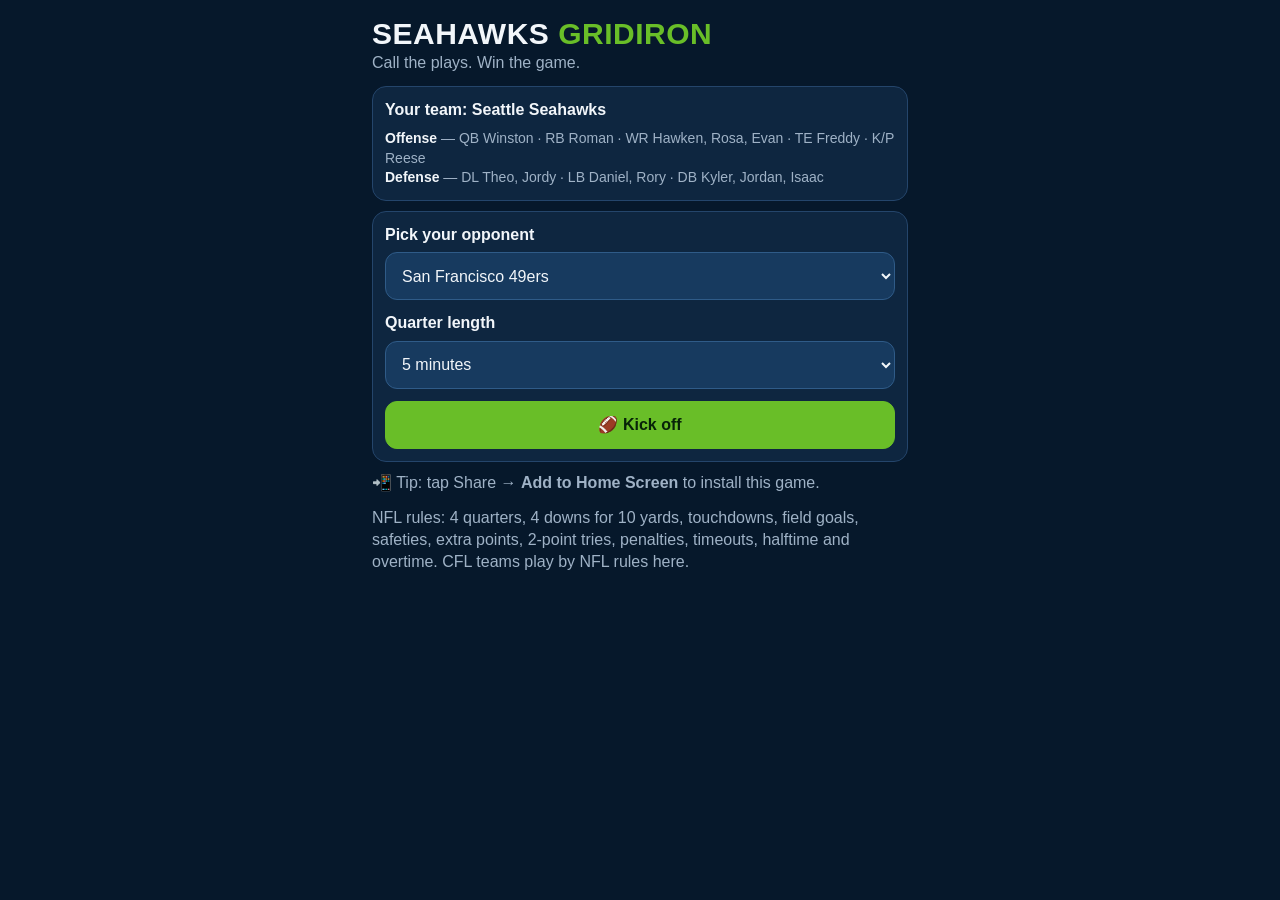
<file: seahawks/index.html>
<!DOCTYPE html>
<html lang="en"><head><meta charset="utf-8">
<meta name="viewport" content="width=device-width, initial-scale=1, viewport-fit=cover">
<title>Seahawks Gridiron</title>
<link rel="manifest" href="manifest.webmanifest">
<link rel="icon" href="icon-192.png">
<link rel="apple-touch-icon" href="apple-touch-icon.png">
<meta name="theme-color" content="#002244">
<meta name="mobile-web-app-capable" content="yes">
<meta name="apple-mobile-web-app-capable" content="yes">
<meta name="apple-mobile-web-app-title" content="Gridiron">
<meta name="apple-mobile-web-app-status-bar-style" content="black-translucent">
<style>
:root{color-scheme:dark;--bg:#06182b;--card:#0e2640;--ink:#f2f6fa;--mut:#9fb2c6;--g:#69BE28;--line:#24456b;--btn:#173a5f;box-sizing:border-box;padding-top:env(safe-area-inset-top,0px);padding-bottom:env(safe-area-inset-bottom,0px)}
html{scroll-padding-top:env(safe-area-inset-top,0px)}
*{box-sizing:border-box;-webkit-tap-highlight-color:transparent}
button{touch-action:manipulation;user-select:none;-webkit-user-select:none}
body{margin:0;background:var(--bg);color:var(--ink);font:16px/1.4 "Trebuchet MS",Verdana,Arial,sans-serif}
.w{max-width:560px;margin:0 auto;padding:12px}
h1{margin:6px 0 2px;font:900 30px/1.05 Impact,"Arial Black",sans-serif;letter-spacing:.5px}
h1 span{color:var(--g)}
.sub{color:var(--mut);margin:0 0 12px}
.card{background:var(--card);border:1px solid var(--line);border-radius:14px;padding:12px;margin-bottom:10px}
button,select{font:inherit;color:var(--ink);background:var(--btn);border:1px solid #2f5b88;border-radius:12px;padding:12px;min-height:48px;cursor:pointer;text-align:left}
select{width:100%;margin:6px 0 12px}
button small{display:block;color:var(--mut);font-size:12px}
button:active{transform:scale(.98)}
button:focus-visible,select:focus-visible{outline:3px solid var(--g);outline-offset:2px}
.go{background:var(--g);color:#072308;border-color:var(--g);font-weight:700;width:100%;text-align:center}
.go small{color:#12400f}
.grid{display:grid;grid-template-columns:1fr 1fr;gap:8px}
.hd{font-weight:700;margin:0 0 8px}
.ros{font-size:14px;color:var(--mut)}.ros b{color:var(--ink)}
.sb{display:grid;grid-template-columns:1fr auto 1fr;gap:8px;align-items:stretch;text-align:center}
.tm{padding:8px;border-radius:12px;font-weight:800;border:2px solid #fff2}
.tm .n{font-size:12px;opacity:.9}.tm .s{font-size:36px;line-height:1.1}
.mid{align-self:center;min-width:92px}.q{font-size:13px;color:var(--mut)}.clk{font:900 28px Impact,"Arial Black",sans-serif}
.info{text-align:center;margin:8px 0;font-weight:700}
.field{position:relative;height:88px;border-radius:10px;overflow:hidden;background:#2b7a37;border:2px solid #fff4}
.turf{position:absolute;left:8%;width:84%;top:0;bottom:0;background:repeating-linear-gradient(90deg,transparent 0,transparent calc(10% - 2px),#fff7 calc(10% - 2px),#fff7 10%)}
.ez{position:absolute;top:0;bottom:0;width:8%;display:flex;align-items:center;justify-content:center;font:900 11px Impact,Arial,sans-serif;writing-mode:vertical-rl;color:#fff;text-shadow:0 0 3px #000}
.ez.r{right:0}.ez.l{left:0}
.mk{position:absolute;top:0;bottom:0;width:3px;transition:left .5s}
.los{background:#4aa3ff}.fd{background:#ffd400}
.ball{position:absolute;top:50%;font-size:24px;transform:translate(-50%,-50%);transition:left .5s}
.dir{position:absolute;top:2px;left:50%;transform:translateX(-50%);font-size:12px;color:#fffc;font-weight:700}
.log div{padding:6px 0;border-top:1px solid var(--line);font-size:14px;color:var(--mut)}
.log div:first-child{border-top:0;font-size:18px;font-weight:700;color:var(--ink)}
.log .big{color:#ffe14d}.log .turn{color:#ff9a8a}.log .flag{color:#ffd400}
.hot{color:var(--g)}
.tools{display:flex;flex-wrap:wrap;gap:6px;margin-top:8px}
.tools button{min-height:40px;padding:8px 10px;font-size:14px;text-align:center}
.tools button.on{background:var(--g);color:#072308;border-color:var(--g);font-weight:700}
</style></head>
<body><div class="w">
<div id="setup">
 <h1>SEAHAWKS <span>GRIDIRON</span></h1>
 <p class="sub">Call the plays. Win the game.</p>
 <div class="card"><div class="hd">Your team: Seattle Seahawks</div>
  <div class="ros"><b>Offense</b> — QB Winston · RB Roman · WR Hawken, Rosa, Evan · TE Freddy · K/P Reese<br><b>Defense</b> — DL Theo, Jordy · LB Daniel, Rory · DB Kyler, Jordan, Isaac</div></div>
 <div class="card"><label for="opp" class="hd">Pick your opponent</label><select id="opp"></select>
  <label for="ql" class="hd">Quarter length</label><select id="ql"><option value="180">3 minutes (quick)</option><option value="300" selected>5 minutes</option><option value="480">8 minutes</option><option value="900">15 minutes (real NFL)</option></select>
  <button class="go" onclick="start()">🏈 Kick off</button></div>
 <p class="sub" id="inst" hidden>📲 Tip: tap Share → <b>Add to Home Screen</b> to install this game.</p>
 <p class="sub">NFL rules: 4 quarters, 4 downs for 10 yards, touchdowns, field goals, safeties, extra points, 2-point tries, penalties, timeouts, halftime and overtime. CFL teams play by NFL rules here.</p>
</div>
<div id="game" hidden>
 <div class="card"><div class="sb" id="sb"></div><div class="info" id="info"></div>
  <div class="field" id="field"></div></div>
 <div class="card" id="ctl"></div>
 <div class="card log" id="log"></div>
</div></div>
<script>
const $=id=>document.getElementById(id);
const rnd=(a,b)=>a+Math.random()*(b-a),ri=(a,b)=>Math.floor(rnd(a,b+1)),pick=a=>a[ri(0,a.length-1)],chance=p=>Math.random()<p;
const gauss=()=>{let u=0;for(let i=0;i<4;i++)u+=Math.random();return (u-2)/0.58};
const cl=(v,a,b)=>Math.max(a,Math.min(b,v));
const pickW=w=>{const e=Object.entries(w);let r=Math.random()*e.reduce((s,x)=>s+x[1],0);for(const [k,v] of e){if((r-=v)<=0)return k}return e[0][0]};
const SEA=['Seattle','Seahawks','SEA','#002244'];
const T=("Arizona|Cardinals|ARI|#97233F|NFL,Atlanta|Falcons|ATL|#A71930|NFL,Baltimore|Ravens|BAL|#241773|NFL,Buffalo|Bills|BUF|#00338D|NFL,Carolina|Panthers|CAR|#0085CA|NFL,Chicago|Bears|CHI|#0B162A|NFL,Cincinnati|Bengals|CIN|#FB4F14|NFL,Cleveland|Browns|CLE|#FF3C00|NFL,Dallas|Cowboys|DAL|#003594|NFL,Denver|Broncos|DEN|#FB4F14|NFL,Detroit|Lions|DET|#0076B6|NFL,Green Bay|Packers|GB|#203731|NFL,Houston|Texans|HOU|#03202F|NFL,Indianapolis|Colts|IND|#002C5F|NFL,Jacksonville|Jaguars|JAX|#006778|NFL,Kansas City|Chiefs|KC|#E31837|NFL,Las Vegas|Raiders|LV|#A5ACAF|NFL,Los Angeles|Chargers|LAC|#0080C6|NFL,Los Angeles|Rams|LAR|#003594|NFL,Miami|Dolphins|MIA|#008E97|NFL,Minnesota|Vikings|MIN|#4F2683|NFL,New England|Patriots|NE|#002244|NFL,New Orleans|Saints|NO|#B59A54|NFL,New York|Giants|NYG|#0B2265|NFL,New York|Jets|NYJ|#125740|NFL,Philadelphia|Eagles|PHI|#004C54|NFL,Pittsburgh|Steelers|PIT|#FFB612|NFL,San Francisco|49ers|SF|#AA0000|NFL,Tampa Bay|Buccaneers|TB|#D50A0A|NFL,Tennessee|Titans|TEN|#4B92DB|NFL,Washington|Commanders|WAS|#5A1414|NFL,BC|Lions|BC|#F47B20|CFL,Calgary|Stampeders|CGY|#D52B1E|CFL,Edmonton|Elks|EDM|#00693C|CFL,Saskatchewan|Roughriders|SSK|#3E8E41|CFL,Winnipeg|Blue Bombers|WPG|#002F6C|CFL,Hamilton|Tiger-Cats|HAM|#FFB81C|CFL,Toronto|Argonauts|TOR|#1C3F94|CFL,Ottawa|Redblacks|OTT|#C8102E|CFL,Montréal|Alouettes|MTL|#003A70|CFL").split(",").map(s=>s.split("|"));
$("opp").innerHTML=["NFL","CFL"].map(l=>`<optgroup label="${l}">`+T.map((t,i)=>t[4]===l?`<option value="${i}">${t[0]} ${t[1]}</option>`:"").join("")+"</optgroup>").join("");
$("opp").value=T.findIndex(t=>t[1]==="49ers");

const P={inside:{m:4,s:2.5},outside:{m:4.5,s:4.5},short:{m:7,s:3.5,c:.72,lo:0},med:{m:14,s:5,c:.55,lo:4},deep:{m:30,s:11,c:.38,lo:8},screen:{m:6,s:5,c:.8,lo:-2}};
const RM={run:[-1.8,-1.2],blitz:[.8,1.8],zone:[.6,.6],deep:[1.4,1.2]};
const CM={run:{short:.08,med:.1,deep:.12,screen:.08},blitz:{short:.06,med:.03,deep:.02,screen:.18},zone:{short:-.1,med:-.1,deep:-.02,screen:-.03},deep:{short:.06,med:-.12,deep:-.2,screen:.05}};
const SK={run:-.02,blitz:.1,zone:0,deep:-.01};
const IT={run:-.01,blitz:.01,zone:.02,deep:.02};
const HOT=/\b(Winston|Roman|Hawken|Rosa|Evan|Freddy|Reese|Theo|Daniel|Kyler|Jordan|Rory|Jordy|Isaac)\b/g;
let G=null;
const nick=t=>G.t[t][1],abbr=t=>G.t[t][2],col=t=>G.t[t][3],oth=t=>t==="me"?"opp":"me",isMe=t=>t==="me";
const qb=t=>isMe(t)?"Winston":`${nick(t)} QB`;
const rb=t=>isMe(t)?"Roman":`${nick(t)} RB`;
const rec=(t,c)=>isMe(t)?pick(c==="short"?["Freddy","Rosa","Evan","Roman"]:c==="screen"?["Roman","Rosa"]:c==="deep"?["Hawken","Evan","Rosa"]:["Rosa","Hawken","Evan","Freddy"]):`a ${nick(t)} receiver`;
const rushr=t=>isMe(t)?pick(["Theo","Jordy","Rory","Daniel"]):`a ${nick(t)} pass rusher`;
const dbk=t=>isMe(t)?pick(["Kyler","Jordan","Isaac","Daniel"]):`a ${nick(t)} defender`;
const tkl=t=>isMe(t)?pick(["Daniel","Rory","Jordy","Theo","Jordan"]):`a ${nick(t)} defender`;
const K=t=>isMe(t)?"Reese":`the ${nick(t)} kicker`;
const ret=t=>isMe(t)?pick(["Hawken","Rosa","Evan"]):`a ${nick(t)} returner`;
const yds=y=>y>0?`${y}-yard gain`:y===0?"no gain":`${-y}-yard loss`;
const fmt=s=>`${Math.floor(s/60)}:${String(s%60).padStart(2,"0")}`;
const ink=h=>{const n=parseInt(h.slice(1),16),r=n>>16,g=(n>>8)&255,b=n&255;return .299*r+.587*g+.114*b>150?"#111":"#fff"};
const FGT=[[20,.99],[30,.95],[40,.87],[50,.72],[55,.55],[60,.38],[65,.2],[70,.08]];
const fgP=d=>{if(d<=20)return .99;for(let i=1;i<FGT.length;i++){if(d<=FGT[i][0]){const a=FGT[i-1],b=FGT[i];return a[1]+(b[1]-a[1])*(d-a[0])/(b[0]-a[0])}}return .04};

function say(m,c=""){m=m.replace(HOT,'<b class="hot">$1</b>');G.log.unshift(`<div class="${c}">${m}</div>`)}
function menu(){$("game").hidden=true;$("setup").hidden=false}
function start(){
 if(!$("setup").hidden){G0=+$("opp").value;Q0=+$("ql").value}
 const rcv=chance(.5)?"me":"opp";
 G={t:{me:SEA,opp:T[G0]},Q:Q0,score:{me:0,opp:0},q:1,clock:Q0,to:{me:3,opp:3},poss:rcv,pending:"kickoff",kt:oth(rcv),rcv1:rcv,ot:false,otP:{me:0,opp:0},over:false,plan:null,tout:false,hurry:false,goFor:false,yd:25,down:1,fd:35,toGo:10,log:[]};
 say(`Coin toss: ${nick(rcv)} will receive the opening kickoff.`,"sys");
 $("setup").hidden=true;$("game").hidden=false;render();
}
let G0=0,Q0=300;
if("serviceWorker" in navigator&&window.isSecureContext)navigator.serviceWorker.register("sw.js").catch(()=>{});
if(!(matchMedia("(display-mode: standalone)").matches||navigator.standalone))$("inst").hidden=false;

function give(t,yd){
 if(G.ot){if(G.otP.me&&G.otP.opp&&G.score.me!==G.score.opp)return over();G.otP[t]++}
 G.poss=t;G.yd=cl(Math.round(yd),1,99);G.down=1;G.fd=Math.min(100,G.yd+10);G.toGo=G.fd-G.yd;G.goFor=false;G.plan=null;
}
function over(){G.over=true;const a=G.score.me,b=G.score.opp;say(a===b?`FINAL — it’s a tie, ${a}–${b}.`:a>b?`🏆 FINAL — SEAHAWKS WIN ${a}–${b}!`:`FINAL — ${nick("opp")} win ${b}–${a}.`,"big")}
function burn(k,fl){let s={run:40,comp:36,inc:7,sack:38,pen:12,spike:3,kneel:40}[k]*(G.Q<480?.8:1)+ri(-3,3);const stop=k==="inc"||k==="spike";if(fl.hu&&!stop)s=Math.round(s*.45);if(fl.toTeam&&!stop)s=Math.min(s,8);G.clock=Math.max(0,G.clock-Math.max(2,s))}
function nd(){G.down++;if(G.down>4){say(`Turnover on downs — ${nick(oth(G.poss))} take over.`,"turn");give(oth(G.poss),100-G.yd)}}

function td(t,txt,def){G.score[t]+=6;say(`🏈 ${txt}`,"big");if(G.ot&&def)return over();G.pending="conv";G.ct=t}
function afterScore(t){G.pending="kickoff";G.kt=t;if(G.ot&&G.otP.me&&G.otP.opp&&G.score.me!==G.score.opp)over()}
function conv(kind){
 const t=G.ct;let ok;
 if(kind==="xp"){ok=chance(.95);if(ok)G.score[t]+=1;say(ok?`${K(t)} splits the uprights — extra point is good.`:`${K(t)} misses the extra point!`)}
 else{ok=chance(.48);if(ok)G.score[t]+=2;say(ok?`${qb(t)} finds the end zone — the two-point try is GOOD!`:`The two-point try is stopped short — no good.`)}
 afterScore(t);
}
function safety(){
 const sc=oth(G.poss),c=G.poss;G.score[sc]+=2;say(`🚨 SAFETY! ${nick(sc)} get 2 points.`,"big");
 if(G.ot&&G.otP.me&&G.otP.opp&&G.score.me!==G.score.opp)return over();
 puntFrom(c,20,true);
}
function puntFrom(t,yd,free){
 const d=free?ri(45,60):Math.round(cl(45+gauss()*6,28,66)),land=yd+d,r=oth(t),who=free?"Free kick":`${K(t)} punts`;
 if(land>=100){say(`${who} — ${d} yards into the end zone. Touchback.`);give(r,20);return}
 const rn=chance(.35)?0:Math.max(0,Math.round(6+gauss()*5)),rt=ret(r);
 if(chance(.008)){td(r,`${rt} takes the punt all the way back — TOUCHDOWN!`);return}
 say(`${who}, ${d} yards. ${rt} returns it ${rn}.`);give(r,Math.min(100-land+rn,99));
}
function doPunt(){G.clock=Math.max(0,G.clock-ri(5,10));puntFrom(G.poss,G.yd,false)}
function doFG(rush){
 const off=G.poss,df=oth(off),d=100-G.yd+17;G.clock=Math.max(0,G.clock-ri(4,8));
 if(rush&&chance(.05)){say(`${dbk(df)} BLOCKS the kick!`,"turn");give(df,100-G.yd);return}
 if(chance(fgP(d))){G.score[off]+=3;say(`🥅 ${K(off)} drills a ${d}-yard field goal! +3`,"big");afterScore(off)}
 else{say(`${K(off)}’s ${d}-yard attempt is no good.`,"turn");give(df,Math.max(20,107-G.yd))}
}
function kickoff(k,type){
 const r=oth(k);G.pending=null;G.clock=Math.max(0,G.clock-ri(4,7));
 if(type==="onside"){
  if(chance(.13)){say(`${K(k)} pops the onside kick — ${nick(k)} RECOVER it!`,"turn");give(k,50)}
  else{say(`The onside kick fails — ${nick(r)} take over near midfield.`,"turn");give(r,53)}
  return}
 const rt=ret(r);
 if(chance(.015)){td(r,`${rt} takes the kickoff all the way back — TOUCHDOWN!`);return}
 if(chance(.6)){say(`${K(k)} kicks deep — touchback. ${nick(r)} start at the 35.`);give(r,35)}
 else{const y=ri(18,40);say(`${rt} returns the kickoff to the ${y}.`);give(r,y)}
}
function endQ(){
 if(G.ot)return over();
 if(G.q===1||G.q===3){say(`End of quarter ${G.q}.`,"sys");G.q++;G.clock=G.Q;return render()}
 if(G.q===2){say("⏸ HALFTIME! Timeouts reset.","sys");G.q=3;G.clock=G.Q;G.to={me:3,opp:3};G.pending="kickoff";G.kt=G.rcv1;return render()}
 if(G.score.me!==G.score.opp)return over();
 say("Tied after four quarters — OVERTIME!","big");G.ot=true;G.q="OT";G.clock=Math.min(600,G.Q*2);G.otP={me:0,opp:0};G.to={me:2,opp:2};G.pending="kickoff";G.kt=chance(.5)?"me":"opp";
}
function chk(){
 if(G.over)return render();
 if(G.pending==="conv")return render();
 if(G.clock<=0)endQ();
 render();
}

function adv(y,txt){
 const ny=G.yd+y,df=oth(G.poss);
 if(ny>=100){td(G.poss,`${txt(100-G.yd)} — TOUCHDOWN!`);return}
 if(ny<=0){say(`${txt(y)} — SAFETY!`);return safety()}
 G.yd=ny;let tag="";
 if(ny>=G.fd){G.down=1;G.fd=Math.min(100,ny+10);tag=" ✅ FIRST DOWN!"}else G.down++;
 G.toGo=G.fd-ny;say(txt(y)+tag);
 if(G.down>4){say(`Turnover on downs! ${nick(df)} take over.`,"turn");give(df,100-ny)}
}
function penalty(call,fl){
 const off=G.poss,df=oth(off),pass=["short","med","deep","screen"].includes(call),r=Math.random();let t;
 if(r<.28)t={s:"off",n:"False start",y:-5};else if(r<.5)t={s:"off",n:"Offensive holding",y:-10};else if(r<.72)t={s:"def",n:"Offside",y:5};
 else if(r<.85||!pass)t={s:"def",n:"Defensive holding",y:5,af:1};else if(r<.93)t={s:"def",n:"Pass interference",y:ri(8,28),af:1};else t={s:"def",n:"Roughing the passer",y:15,af:1};
 let y=t.y;if(y>0&&G.yd+y>=100)y=Math.floor((100-G.yd)/2);if(y<0&&G.yd+y<1)y=-Math.floor(G.yd/2);
 G.yd+=y;const f=!!t.af||G.yd>=G.fd;
 if(f){G.down=1;G.fd=Math.min(100,G.yd+10)}G.toGo=G.fd-G.yd;
 say(`🚩 FLAG! ${t.n} on the ${nick(t.s==="off"?off:df)}, ${Math.abs(y)} yards. ${f?"Automatic first down.":"Replay the down."}`,"flag");
 burn("pen",fl);
}
function scrim(call,def,fl){
 const O=G.poss,D=oth(O);
 if(fl.toTeam){G.to[fl.toTeam]--;say(`⏱ Timeout, ${nick(fl.toTeam)}.`,"sys")}
 if(call==="spike"){burn("spike",fl);say(`${qb(O)} spikes it to stop the clock.`);nd();return}
 if(call==="kneel"){burn("kneel",fl);if(G.yd<=1){say(`${qb(O)} takes a knee.`);nd();return}return adv(-1,()=>`${qb(O)} kneels to run out the clock`)}
 if(chance(.06))return penalty(call,fl);
 if(call==="inside"||call==="outside"){
  const i=call==="inside"?0:1;let y=Math.round(P[call].m+RM[def][i]+gauss()*P[call].s);
  if(chance(.05+(def==="blitz"||def==="deep"?.03:0)))y+=ri(10,32);
  y=Math.max(y,-4);burn("run",fl);
  const who=isMe(O)?(call==="outside"&&chance(.25)?pick(["Hawken","Rosa"])+" on the jet sweep":"Roman"):rb(O),spot=G.yd+y;
  if(chance(.015)&&spot<100&&spot>0){
   if(chance(.5)){say(`💥 ${who} FUMBLES! ${dbk(D)} recovers it for ${nick(D)}!`,"turn");give(D,100-spot)}
   else adv(y,()=>`${who} fumbles but falls on it, ${yds(y)}`);
   return}
  return adv(y,yy=>`${who} runs ${call==="inside"?"up the middle":"around the edge"}, ${yds(yy)}${yy<=2?` — stopped by ${tkl(D)}`:""}`);
 }
 const pc=cl(P[call].c+CM[def][call],.05,.95),skP=Math.max(.01,(call==="screen"?.02:.05)+SK[def]);
 const itP=Math.max(.005,(call==="screen"?.01:.025)+((call==="med"||call==="deep")?IT[def]:IT[def]/2)),r=Math.random();
 if(r<skP){
  burn("sack",fl);const loss=ri(4,10);
  if(chance(.08)&&G.yd-loss>0){say(`💥 ${rushr(D)} sacks ${qb(O)} and forces a FUMBLE — ${nick(D)} recover!`,"turn");give(D,100-(G.yd-loss))}
  else adv(-loss,()=>`${rushr(D)} SACKS ${qb(O)} — ${loss}-yard loss!`);
  return}
 if(r<skP+itP){
  burn("inc",fl);const air={short:ri(2,7),med:ri(10,18),deep:ri(25,42),screen:ri(1,4)}[call],at=G.yd+air,d=dbk(D);
  if(at>=100){say(`${qb(O)} throws — INTERCEPTED in the end zone by ${d}! Touchback.`,"turn");give(D,20)}
  else if(chance(.05)){td(D,`${d} intercepts ${qb(O)} and goes all the way — PICK-SIX!`,true)}
  else{const rn=Math.max(0,Math.round(rnd(0,18)));say(`${qb(O)} throws — INTERCEPTED by ${d}! Returned ${rn} yards.`,"turn");give(D,Math.min(100-at+rn,99))}
  return}
 if(chance(pc)){
  burn("comp",fl);let y=Math.round(P[call].m+gauss()*P[call].s);if(chance(.04))y+=ri(10,30);y=Math.max(y,P[call].lo);
  const rc=rec(O,call);
  return adv(y,yy=>`${qb(O)} connects with ${rc}, ${yds(yy)}${yy<=3&&yy>=0?` — brought down by ${tkl(D)}`:""}`);
 }
 burn("inc",fl);say(`${qb(O)} throws to ${rec(O,call)} — incomplete.${chance(.5)?` ${dbk(D)} breaks it up!`:""}`);nd();
}

function aiCall(){
 const L=G.score.opp-G.score.me,late=G.q===4||G.q==="OT";
 if(L>0&&G.q===4&&G.clock<=40*(4-G.down)+10&&G.down<4)return "kneel";
 if(L<0&&(late||G.q===2)&&G.clock<120)return pick(["short","med","med","deep","screen"]);
 const t=G.toGo;
 return pickW(t<=2?{inside:5,outside:2,short:2,deep:1}:t<=5?{inside:3,outside:2,short:3,med:2,screen:1,deep:1}:t>=10?{short:3,med:3,deep:2,screen:1,outside:1}:{inside:2,outside:2,short:3,med:3,deep:1,screen:1});
}
function aiFourth(){
 const L=G.score.opp-G.score.me,d=100-G.yd+17,late=G.q===4||G.q==="OT";
 if(late&&L<0&&G.clock<90)return d<=54&&L>=-3?"fg":"go";
 if(late&&L<=-4&&G.clock<240&&G.yd>35)return "go";
 if(d<=54)return "fg";
 if(G.yd>=45&&G.toGo<=3&&chance(.5))return "go";
 return "punt";
}
function aiDef(){
 const t=G.toGo;
 return pickW(t<=2?{run:5,blitz:2,zone:1}:t>=10?{zone:4,deep:3,blitz:2,run:.5}:{run:2,blitz:2,zone:3,deep:1});
}
function aiFlags(){
 const L=G.score.opp-G.score.me,tr=L<0&&(G.q===4||G.q===2||G.q==="OT")&&G.clock<120;
 return {toTeam:tr&&G.to.opp>0&&chance(.3)?"opp":null,hu:tr};
}
const aiConv=()=>{const m=G.score.opp-G.score.me;return (G.q===4&&(m===-2||m===5))||chance(.08)?"two":"xp"};
const aiKick=()=>(G.score.opp<G.score.me&&G.q===4&&G.clock<150&&chance(.6))?"onside":"deep";

function P1(call){
 const fl={toTeam:G.tout&&G.to.me>0?"me":null,hu:G.hurry};G.tout=false;G.goFor=false;
 scrim(call,aiDef(),fl);chk();
}
function D1(def){
 G.plan=null;const call=aiCall(),a=aiFlags(),fl={toTeam:G.tout&&G.to.me>0?"me":a.toTeam,hu:a.hu};G.tout=false;
 scrim(call,def,fl);chk();
}
const PUNT=()=>{doPunt();chk()},FG=()=>{doFG(false);chk()},GO=()=>{G.goFor=true;render()};
const CV=k=>{conv(k);chk()},oppConv=()=>CV(aiConv()),KO=t=>{kickoff("me",t);chk()},oppKO=()=>{kickoff("opp",aiKick());chk()};
const OPP=k=>{G.plan=null;if(k==="punt")doPunt();else doFG(k==="fgrush");chk()};
function TG(k){if(k==="tout"){if(G.to.me<=0)return;G.tout=!G.tout}else G.hurry=!G.hurry;render()}

const fpos=(yd,t)=>8+(isMe(t)?yd:100-yd)*.84;
const tmH=t=>{const c=col(t);return `<div class="tm" style="background:${c};color:${ink(c)}"><div class="n">${abbr(t)}${G.poss===t&&!G.over?" 🏈":""}</div><div class="s">${G.score[t]}</div><div class="n">Timeouts: ${G.to[t]}</div></div>`};
const ord=["","1st","2nd","3rd","4th"];
function spotTxt(){const o=G.poss,d=oth(o);return G.yd<50?`${abbr(o)} ${G.yd}`:G.yd>50?`${abbr(d)} ${100-G.yd}`:"midfield"}
const tools=(extra)=>`<div class="tools"><button class="${G.tout?"on":""}" onclick="TG('tout')">⏱ Timeout (${G.to.me})</button>${extra||""}</div>`;
function render(){
 $("sb").innerHTML=tmH("me")+`<div class="mid"><div class="q">${G.q==="OT"?"Overtime":"Quarter "+G.q}</div><div class="clk">${fmt(G.clock)}</div></div>`+tmH("opp");
 const live=!G.over&&!G.pending;
 $("info").textContent=G.over?"Final":G.pending?"Between plays":`${ord[G.down]} & ${G.fd>=100?"Goal":G.toGo} · ball on ${spotTxt()}`;
 const o=G.poss;
 $("field").innerHTML=`<div class="turf"></div><div class="ez l" style="background:${col("me")}">${nick("me").toUpperCase()}</div><div class="ez r" style="background:${col("opp")};color:${ink(col("opp"))}">${nick("opp").toUpperCase()}</div>`
  +(live?`<div class="mk fd" style="left:${fpos(G.fd,o)}%"></div><div class="mk los" style="left:${fpos(G.yd,o)}%"></div><div class="ball" style="left:${fpos(G.yd,o)}%">🏈</div><div class="dir">${isMe(o)?"Seahawks drive ➡":"⬅ "+nick("opp")+" drive"}</div>`:"");
 let c="";
 if(G.over)c=`<div class="hd">${G.score.me>G.score.opp?"🏆 You won! Great coaching.":G.score.me===G.score.opp?"A tie — what a battle.":"Tough loss. Run it back!"}</div><button class="go" onclick="start()">🔁 Rematch</button><div style="height:8px"></div><button onclick="menu()" style="width:100%">🏟 Pick a new opponent</button>`;
 else if(G.pending==="conv"){
  c=G.ct==="me"?`<div class="hd">Touchdown! Pick your try</div><div class="grid"><button onclick="CV('xp')">🥅 Extra point<small>Reese kicks · +1 · very likely</small></button><button onclick="CV('two')">💪 Go for 2<small>From the 2-yard line · about 50/50</small></button></div>`
   :`<div class="hd">${nick("opp")} are going for the extra points</div><button class="go" onclick="oppConv()">▶ Watch their try</button>`}
 else if(G.pending==="kickoff"){
  c=G.kt==="me"?`<div class="hd">Kickoff — Reese</div><div class="grid"><button onclick="KO('deep')">🦵 Kick deep<small>Pin them back</small></button><button onclick="KO('onside')">🎯 Onside kick<small>Only about 13% to win it back</small></button></div>`
   :`<button class="go" onclick="oppKO()">▶ ${nick("opp")} kick off — get ready to return it</button>`}
 else if(o==="me"){
  const d=100-G.yd+17,lead=G.score.me>G.score.opp;
  if(G.down===4&&!G.goFor){
   c=`<div class="hd">4th & ${G.fd>=100?"Goal":G.toGo} — big decision</div><div class="grid"><button onclick="PUNT()">🦵 Punt<small>Reese flips the field</small></button>${d<=70?`<button onclick="FG()">🥅 Field goal<small>${d} yards · about ${Math.round(fgP(d)*100)}% good</small></button>`:""}<button onclick="GO()">🔥 Go for it!<small>Risky — keep the ball</small></button></div>`+tools();
  }else{
   const b=(id,t,h)=>`<button onclick="P1('${id}')">${t}<small>${h}</small></button>`;
   c=`<div class="hd">Your call, coach${G.down===4?" — going for it!":""}</div><div class="grid">`+b("inside","🏃 Run inside","Safe, steady yards")+b("outside","💨 Run outside","Bigger gains, a bit risky")+b("short","🎯 Short pass","Quick and reliable")+b("med","📏 Medium pass","Good yards, some risk")+b("deep","🚀 Deep bomb","Big play or incompletion")+b("screen","🪤 Screen pass","Beats the blitz")+`</div>`
    +tools(`<button class="${G.hurry?"on":""}" onclick="TG('hurry')">⚡ Hurry-up</button><button onclick="P1('spike')">🛑 Spike</button>${lead?`<button onclick="P1('kneel')">🏁 Kneel</button>`:""}`);
  }
 }else{
  if(G.down===4&&!G.plan)G.plan={kind:aiFourth()};
  const pl=G.plan;
  if(pl&&pl.kind==="punt")c=`<div class="hd">4th down — ${nick("opp")} are punting</div><button class="go" onclick="OPP('punt')">▶ Get ready to return it</button>`;
  else if(pl&&pl.kind==="fg")c=`<div class="hd">${nick("opp")} line up for a ${100-G.yd+17}-yard field goal</div><div class="grid"><button onclick="OPP('fgrush')">🛡 Rush the kick<small>Small chance to block it</small></button><button onclick="OPP('fg')">👀 Watch<small>Fingers crossed</small></button></div>`;
  else{
   const b=(id,t,h)=>`<button onclick="D1('${id}')">${t}<small>${h}</small></button>`;
   c=`<div class="hd">${nick("opp")} have the ball — ${ord[G.down]} & ${G.fd>=100?"Goal":G.toGo}${pl?" (they’re going for it!)":""}</div><div class="grid">`+b("run","🧱 Stop the run","Stacks the middle")+b("blitz","⚡ Blitz!","Sacks, but big plays")+b("zone","🕸 Zone coverage","Smothers short passes")+b("deep","🛡 Deep safeties","Stops the bomb")+`</div>`+tools();
  }
 }
 $("ctl").innerHTML=c;
 $("log").innerHTML=G.log.slice(0,7).join("");
}
</script></body></html>
</file>
<file: dinosaur/css/style.css>
:root {
  --font: ui-rounded, "SF Pro Rounded", "Arial Rounded MT Bold", "Nunito", system-ui, -apple-system, "Segoe UI", sans-serif;
  --ink: #1f2d3a;
  --panel: #fffdf5;
  --green: #2f9e44;
  --green-dark: #1f6f30;
  --orange: #ff922b;
  --focus: #1c7ed6;
  --safe-t: env(safe-area-inset-top, 0px);
  --safe-r: env(safe-area-inset-right, 0px);
  --safe-b: env(safe-area-inset-bottom, 0px);
  --safe-l: env(safe-area-inset-left, 0px);
}

* { box-sizing: border-box; }

html, body {
  margin: 0;
  height: 100%;
  background: #6ec8ff;
  color: var(--ink);
  font-family: var(--font);
  -webkit-text-size-adjust: 100%;
  -webkit-tap-highlight-color: transparent;
  overscroll-behavior: none;
}

body {
  position: fixed;
  inset: 0;
  overflow: hidden;
  user-select: none;
  -webkit-user-select: none;
  -webkit-touch-callout: none;
}

#app { position: absolute; inset: 0; }

#game {
  position: absolute;
  inset: 0;
  width: 100%;
  height: 100%;
  display: block;
  touch-action: none;   /* taps on the game area never scroll or zoom */
}

[hidden] { display: none !important; }

button { font-family: inherit; color: inherit; touch-action: manipulation; }

:focus-visible { outline: 4px solid var(--focus); outline-offset: 3px; border-radius: 14px; }

/* ---------------- HUD ---------------- */
.hud { position: absolute; inset: 0; pointer-events: none; }
.hud > * { pointer-events: auto; }

.hud-top {
  position: absolute;
  top: calc(var(--safe-t) + 10px);
  left: calc(var(--safe-l) + 10px);
  right: calc(var(--safe-r) + 10px);
  display: flex;
  align-items: flex-start;
  gap: 8px;
  pointer-events: none;
}
.hud-top > * { pointer-events: auto; }

.hud-pill {
  background: rgba(255, 255, 255, 0.88);
  border: 3px solid rgba(31, 45, 58, 0.18);
  border-radius: 999px;
  padding: 6px 12px;
  font-weight: 800;
  font-size: 20px;
  display: flex;
  align-items: center;
  gap: 6px;
  min-height: 48px;
  box-shadow: 0 2px 0 rgba(0, 0, 0, 0.12);
}
.hud-score { min-width: 92px; }
.ico { width: 26px; height: 26px; flex: none; }
.hud-hearts { gap: 2px; padding: 6px 10px; }
.heart { width: 28px; height: 28px; transition: transform 0.25s; }
.heart.lost { transform: scale(0.8); }
.heart.pop { animation: heartpop 0.5s ease-out; }
@keyframes heartpop { 0% { transform: scale(1.35); } 100% { transform: scale(0.8); } }

.hud-level {
  flex: 1;
  min-width: 0;
  flex-direction: column;
  align-items: stretch;
  gap: 4px;
  border-radius: 18px;
  padding: 5px 14px 7px;
}
.level-name { font-size: 16px; text-align: center; white-space: nowrap; overflow: hidden; text-overflow: ellipsis; }
.progress {
  position: relative;
  height: 14px;
  background: #e1e7ec;
  border-radius: 99px;
  border: 2px solid rgba(31, 45, 58, 0.25);
  margin-right: 14px;
}
.progress-fill {
  position: absolute; left: 0; top: 0; bottom: 0; width: 0%;
  border-radius: 99px;
  /* stripes make progress readable without relying on colour */
  background: repeating-linear-gradient(45deg, #51cf66 0 8px, #40c057 8px 16px);
}
.progress-dino {
  position: absolute; top: 50%; left: 0%;
  width: 20px; height: 20px; margin: -10px 0 0 -10px;
  border-radius: 50%;
  background: #6ad35a; border: 3px solid #1d5a2a;
}
.progress-flag { position: absolute; right: -16px; top: -8px; width: 22px; height: 22px; }
.distance { text-align: center; font-size: 15px; }

.icon-btn {
  width: 56px; height: 56px; flex: none;
  border-radius: 50%;
  border: 3px solid rgba(31, 45, 58, 0.25);
  background: rgba(255, 255, 255, 0.92);
  display: grid; place-items: center;
  cursor: pointer;
  box-shadow: 0 3px 0 rgba(0, 0, 0, 0.15);
}
.icon-btn svg { width: 28px; height: 28px; fill: var(--ink); }

.jump-btn {
  position: absolute;
  right: calc(var(--safe-r) + 18px);
  bottom: calc(var(--safe-b) + 18px);
  width: 104px; height: 104px;
  border-radius: 50%;
  border: 5px solid #fff;
  background: radial-gradient(circle at 35% 30%, #ffc078, #ff922b 60%, #f76707);
  color: #fff;
  font-size: 20px; font-weight: 900;
  display: flex; flex-direction: column; align-items: center; justify-content: center;
  text-shadow: 0 2px 0 rgba(0, 0, 0, 0.25);
  box-shadow: 0 5px 0 rgba(0, 0, 0, 0.2), 0 0 0 4px rgba(247, 103, 7, 0.35);
  cursor: pointer;
  touch-action: none;
  opacity: 0.95;
}
.jump-btn svg { width: 38px; height: 38px; margin-bottom: -4px; }
.jump-btn.pressed { transform: translateY(3px) scale(0.96); box-shadow: 0 2px 0 rgba(0, 0, 0, 0.2); }

.tutorial {
  position: absolute;
  left: 50%; top: 27%;
  transform: translateX(-50%);
  pointer-events: none;
  background: #fff;
  border: 4px solid var(--orange);
  color: var(--ink);
  font-size: 30px; font-weight: 900;
  white-space: nowrap;
  padding: 10px 24px;
  border-radius: 22px;
  box-shadow: 0 4px 0 rgba(0, 0, 0, 0.15);
  animation: bob 1.6s ease-in-out infinite;
}
@keyframes bob { 0%, 100% { transform: translate(-50%, 0); } 50% { transform: translate(-50%, -8px); } }

.banner {
  position: absolute; left: 50%; top: 24%;
  transform: translateX(-50%);
  pointer-events: none;
  font-size: 30px; font-weight: 900; color: #fff;
  text-align: center;
  text-shadow: 0 3px 0 rgba(0, 0, 0, 0.3), 0 0 12px rgba(0, 0, 0, 0.25);
  opacity: 0; transition: opacity 0.3s;
  width: 90%;
}
.banner.show { opacity: 1; }

/* ---------------- Screens ---------------- */
.screen {
  position: absolute; inset: 0;
  display: flex; align-items: center; justify-content: center;
  padding: calc(var(--safe-t) + 12px) calc(var(--safe-r) + 12px) calc(var(--safe-b) + 12px) calc(var(--safe-l) + 12px);
  background: rgba(20, 40, 60, 0.28);
  overflow-y: auto;
  -webkit-overflow-scrolling: touch;
  touch-action: pan-y;
  user-select: none;
}
.panel {
  background: var(--panel);
  border: 5px solid #fff;
  outline: 3px solid rgba(31, 45, 58, 0.15);
  border-radius: 28px;
  padding: 20px 22px;
  width: min(440px, 100%);
  margin: auto;
  display: flex; flex-direction: column; align-items: stretch; gap: 12px;
  text-align: center;
  box-shadow: 0 10px 30px rgba(0, 0, 0, 0.2);
}
.panel.wide { width: min(640px, 100%); }
.panel h2 { margin: 4px 0; font-size: 28px; line-height: 1.15; }
.panel p { margin: 0; font-size: 18px; line-height: 1.35; }

.title { margin: 0; font-size: 34px; line-height: 1.05; color: var(--green-dark); }
.title span { display: block; color: var(--orange); font-size: 0.8em; }
.home-dino { width: 176px; height: 110px; margin: -6px auto -8px; }
.home-panel { gap: 10px; }
.choices { display: flex; flex-direction: column; gap: 10px; }
#levelChips { display: grid; grid-template-columns: 1fr 1fr; }
#levelChips .chip, #diffChips .chip { font-size: 16px; padding: 6px 8px; min-height: 48px; }
#diffChips { display: grid; grid-template-columns: repeat(3, 1fr); }
.instructions { font-weight: 800; font-size: 19px; }

.group { display: flex; flex-direction: column; gap: 6px; }
.group-label { font-size: 15px; font-weight: 800; color: #556; text-transform: uppercase; letter-spacing: 0.05em; }
.chips { display: flex; flex-wrap: wrap; gap: 8px; justify-content: center; }
.chip {
  min-height: 48px; padding: 8px 14px;
  border-radius: 16px;
  border: 3px solid #cfd8dc;
  background: #fff;
  font-size: 17px; font-weight: 800;
  cursor: pointer;
}
.chip[aria-checked="true"] { border-color: var(--green); background: #d3f9d8; box-shadow: inset 0 0 0 2px var(--green); }
.chip[aria-checked="true"]::before { content: "✓ "; }
.chip:disabled { opacity: 0.55; cursor: not-allowed; }

.btn {
  min-height: 56px;
  border-radius: 18px;
  border: 3px solid rgba(31, 45, 58, 0.2);
  background: #fff;
  font-size: 20px; font-weight: 800;
  padding: 10px 18px;
  cursor: pointer;
  box-shadow: 0 4px 0 rgba(0, 0, 0, 0.12);
  display: inline-flex; align-items: center; justify-content: center; gap: 8px;
}
.btn:active { transform: translateY(2px); box-shadow: 0 2px 0 rgba(0, 0, 0, 0.12); }
.btn svg { width: 30px; height: 30px; }
.btn-big { min-height: 72px; font-size: 30px; border-radius: 22px; }
.btn-primary { background: linear-gradient(#51cf66, #2f9e44); color: #fff; border-color: #1f6f30; text-shadow: 0 2px 0 rgba(0, 0, 0, 0.2); }
.btn-danger { background: #fff0f0; border-color: #e03131; color: #a51111; }
.btn-small { min-height: 50px; font-size: 17px; padding: 8px 12px; }
.row { display: flex; gap: 10px; justify-content: center; flex-wrap: wrap; }
.row .btn { flex: 1 1 140px; }
.row-quiet { gap: 18px; }
.link-btn {
  background: none; border: none; padding: 10px 6px; min-height: 44px;
  font-size: 16px; font-weight: 700; color: #3b5bdb; text-decoration: underline; cursor: pointer;
}
.sound-toggle[aria-pressed="true"] { background: #fff3bf; border-color: #f59f00; }
.best { font-size: 17px; }

.celebrate h2 { color: var(--green-dark); }
.celebrate .col { display: flex; flex-direction: column; gap: 12px; }
.explorer-msg { font-size: 24px !important; font-weight: 900; color: var(--orange); }
.stats { display: flex; gap: 12px; justify-content: center; }
.stat { background: #fff9db; border-radius: 16px; padding: 8px 14px; font-size: 20px; display: flex; align-items: center; gap: 6px; }
.stat strong { font-size: 26px; }
.stat-ico { width: 26px; height: 26px; display: inline-block; background-size: contain; background-repeat: no-repeat; }
.star-ico { background-image: url("data:image/svg+xml,%3Csvg xmlns='http://www.w3.org/2000/svg' viewBox='0 0 24 24'%3E%3Cpath d='M12 2l2.9 6.6 7.1.6-5.4 4.7 1.6 7L12 17.3 5.8 21l1.6-7L2 9.2l7.1-.6z' fill='%23ffd23f' stroke='%23c46f00' stroke-width='1.5'/%3E%3C/svg%3E"); }
.bone-ico { background-image: url("data:image/svg+xml,%3Csvg xmlns='http://www.w3.org/2000/svg' viewBox='0 0 24 24'%3E%3Cdefs%3E%3Cpath id='b' d='M6.5 4.5a2.6 2.6 0 0 0-2.4 3.6A2.6 2.6 0 0 0 5.6 13l7.4-7.4a2.6 2.6 0 0 0-4.9-1.5 2.6 2.6 0 0 0-1.6.4zM17.5 19.5a2.6 2.6 0 0 0 2.4-3.6 2.6 2.6 0 0 0-1.5-4.9L11 18.4a2.6 2.6 0 0 0 4.9 1.5 2.6 2.6 0 0 0 1.6-.4zM7 12l5-5 5 5-5 5z'/%3E%3C/defs%3E%3Cuse href='%23b' fill='none' stroke='%237a4b22' stroke-width='3' stroke-linejoin='round'/%3E%3Cuse href='%23b' fill='%23fff3d6'/%3E%3C/svg%3E"); }
.score-line { font-size: 20px !important; }
.new-discovery { background: #e7f5ff; border: 3px dashed #4dabf7; border-radius: 14px; padding: 8px; font-weight: 800; }
.fact { background: #ebfbee; border-radius: 16px; padding: 10px 12px; font-size: 18px; display: flex; flex-direction: column; gap: 2px; }
.fact-label { font-size: 13px; font-weight: 900; text-transform: uppercase; letter-spacing: 0.06em; color: var(--green-dark); }
.sub { font-size: 18px; }

.disc-list { list-style: none; padding: 0; margin: 0; display: grid; grid-template-columns: repeat(auto-fill, minmax(170px, 1fr)); gap: 10px; }
.disc {
  background: #fff; border: 3px solid #e9ecef; border-radius: 18px; padding: 8px 10px 12px;
  display: flex; flex-direction: column; gap: 4px; align-items: center;
}
.disc canvas { width: 150px; height: 95px; }
.disc h3 { margin: 0; font-size: 18px; }
.disc p { font-size: 16px !important; }
.disc.locked { background: #f1f3f5; }
.disc .lock-progress { width: 100%; height: 12px; border-radius: 99px; background: #dee2e6; overflow: hidden; border: 2px solid #ced4da; }
.disc .lock-progress > div { height: 100%; background: repeating-linear-gradient(45deg, #fab005 0 6px, #f59f00 6px 12px); }

.steps { text-align: left; font-size: 19px; line-height: 1.5; margin: 0; padding-left: 28px; }
.note { font-size: 16px !important; color: #445; text-align: left; }
code { background: #f1f3f5; padding: 1px 5px; border-radius: 6px; }

.update-banner {
  position: absolute; left: 50%; transform: translateX(-50%);
  bottom: calc(var(--safe-b) + 12px);
  background: #fff; border: 3px solid #4dabf7; border-radius: 18px;
  padding: 8px 10px 8px 16px;
  display: flex; gap: 12px; align-items: center;
  font-weight: 800; font-size: 17px;
  box-shadow: 0 6px 20px rgba(0, 0, 0, 0.2);
  z-index: 5;
  width: max-content; max-width: calc(100% - 24px);
}
.noscript { position: absolute; inset: 40% 10%; background: #fff; padding: 20px; border-radius: 16px; text-align: center; }

/* Short landscape phones: tighten the menus so they fit without much scrolling */
@media (max-height: 500px) {
  .panel { padding: 12px 16px; gap: 8px; }
  .home-panel {
    width: min(720px, 100%);
    display: grid; grid-template-columns: 1fr 1.25fr; column-gap: 18px; row-gap: 6px;
    grid-template-areas: "title choices" "dino choices" "instr choices" "play choices";
    align-items: center;
  }
  .home-panel .title { grid-area: title; font-size: 22px; }
  .home-panel .home-dino { grid-area: dino; width: 112px; height: 70px; }
  .home-panel #btnPlay { min-height: 56px; }
  .home-panel .instructions { grid-area: instr; font-size: 16px; }
  .home-panel #btnPlay { grid-area: play; }
  .home-panel .choices { grid-area: choices; gap: 6px; }
  .group-label { font-size: 13px; }
  #levelChips .chip, #diffChips .chip { min-height: 44px; font-size: 15px; }
  .btn-small { min-height: 44px; }
  .row-quiet .link-btn { min-height: 40px; padding: 4px 6px; }
  .btn-big { min-height: 60px; font-size: 26px; }
  .panel h2 { font-size: 24px; }
  .jump-btn { width: 92px; height: 92px; }
  .panel.celebrate { width: min(720px, 100%); display: grid; grid-template-columns: 1fr 1fr; column-gap: 16px; align-items: center; }
  .celebrate .col { gap: 8px; }
  .fact { font-size: 16px; padding: 6px 10px; }
}
/* Narrow portrait phones: level name + progress get their own row */
@media (max-width: 560px) {
  .hud-top { flex-wrap: wrap; }
  .hud-level { order: 5; flex-basis: 100%; }
  .icon-btn { margin-left: auto; }
  .tutorial { font-size: 26px; }
}
@media (max-width: 380px) {
  .hud-pill { font-size: 17px; padding: 5px 9px; min-height: 44px; }
  .hud-score { min-width: 70px; }
  .heart { width: 22px; height: 22px; }
  .icon-btn { width: 50px; height: 50px; }
  .title { font-size: 30px; }
}

@media (prefers-reduced-motion: reduce) {
  .tutorial { animation: none; }
  .heart.pop { animation: none; }
  * { scroll-behavior: auto !important; }
}
</file>
